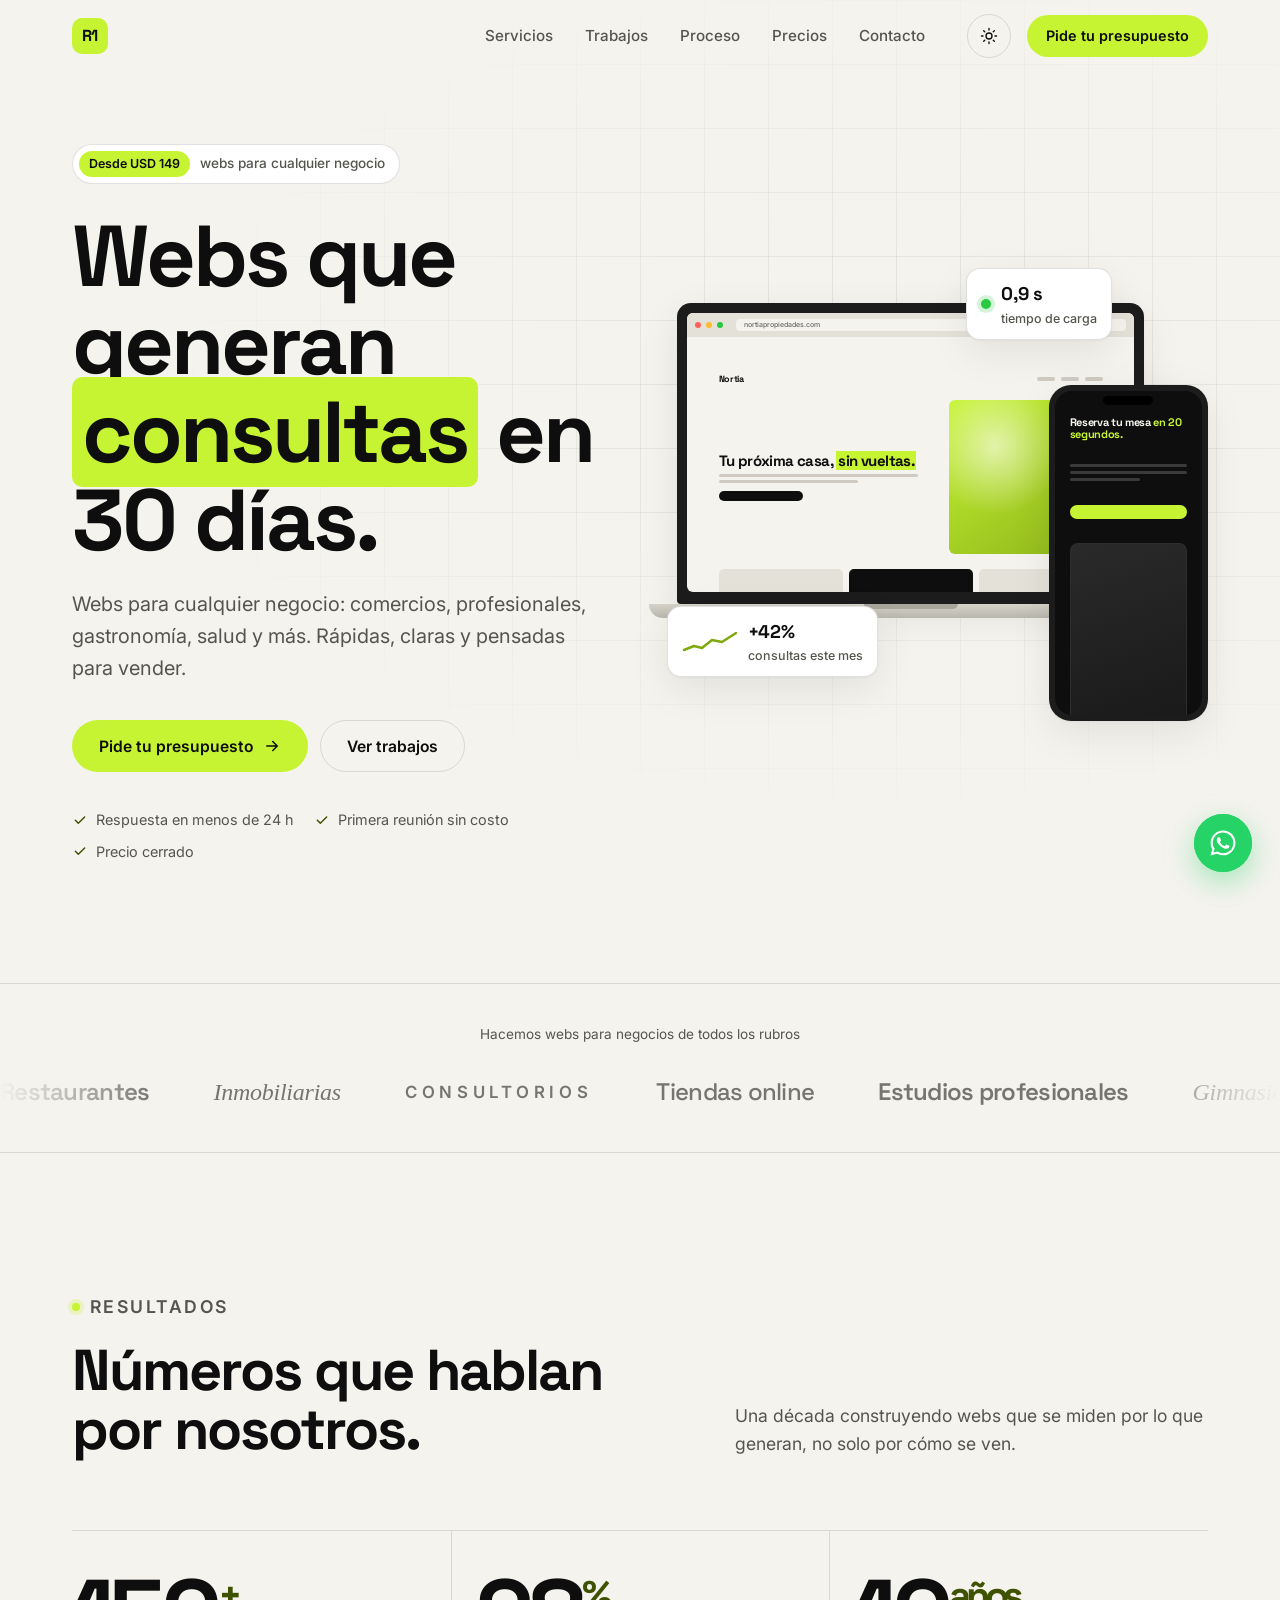
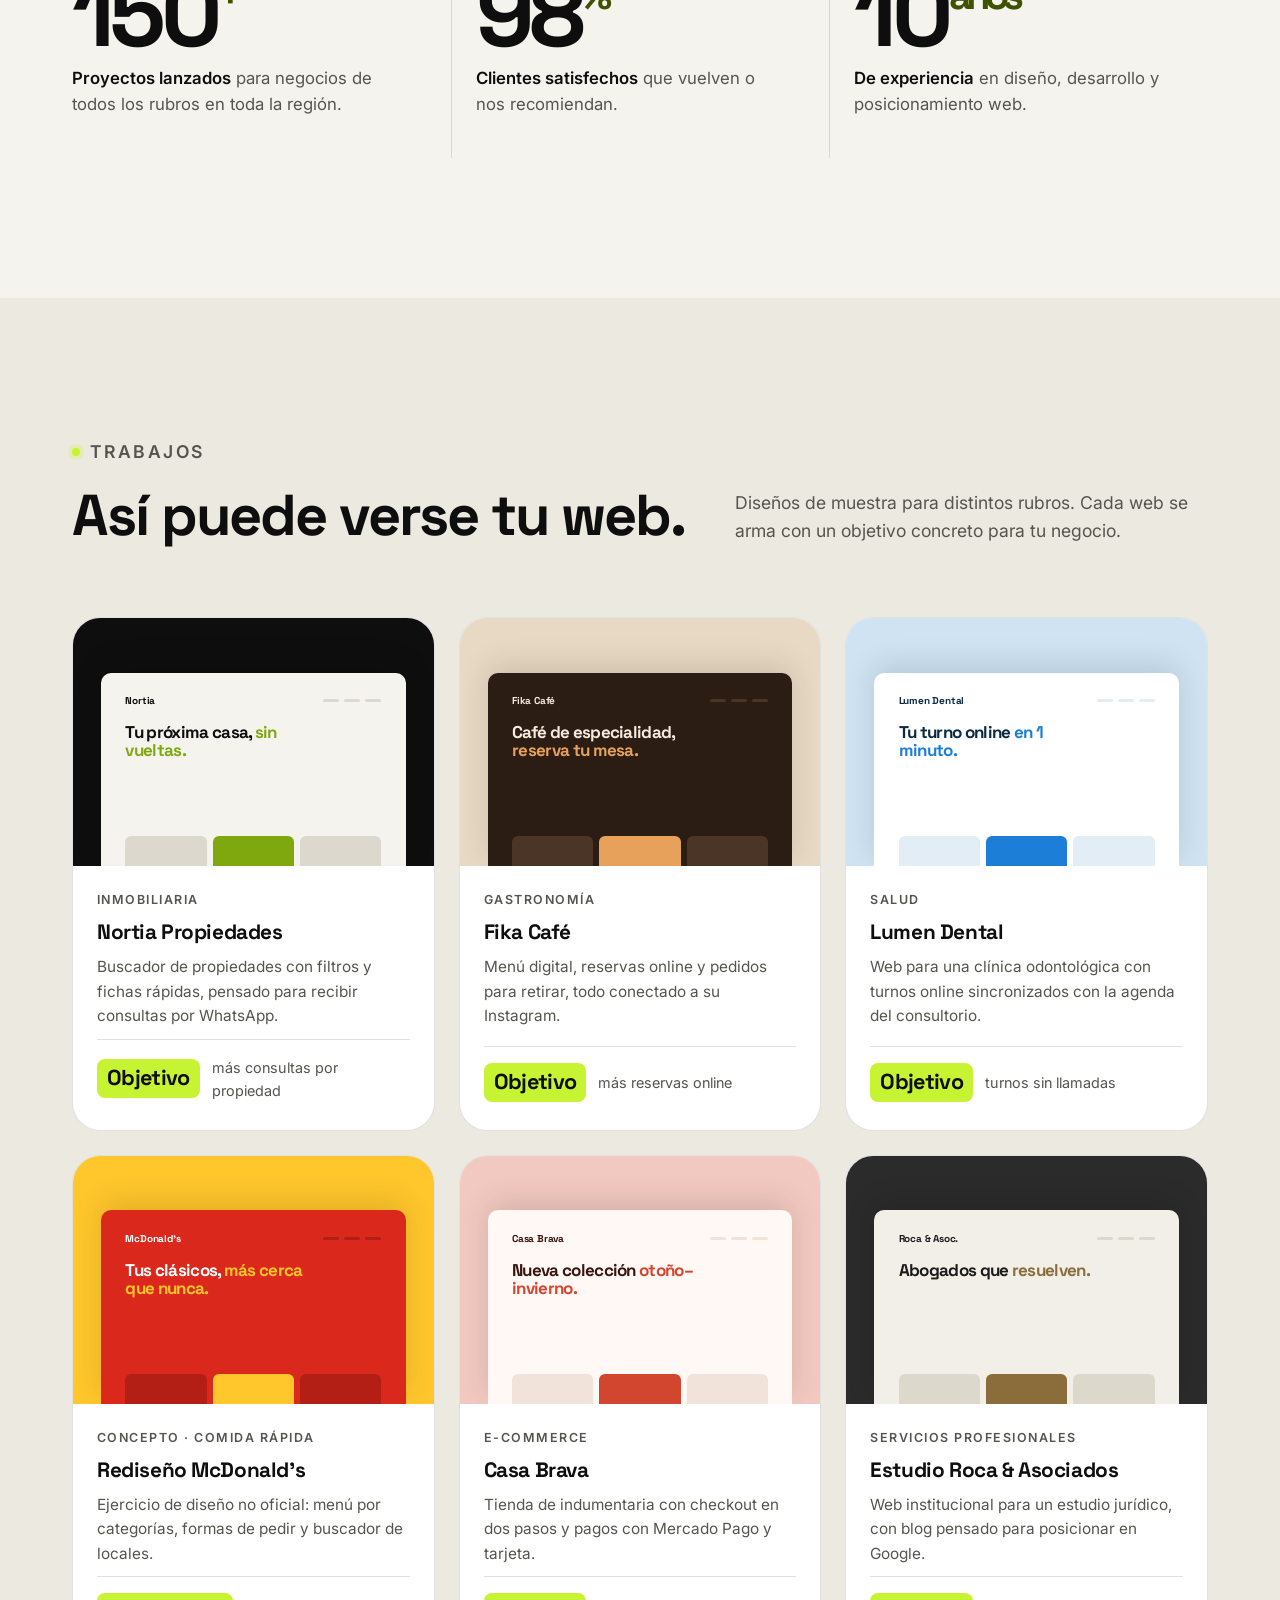
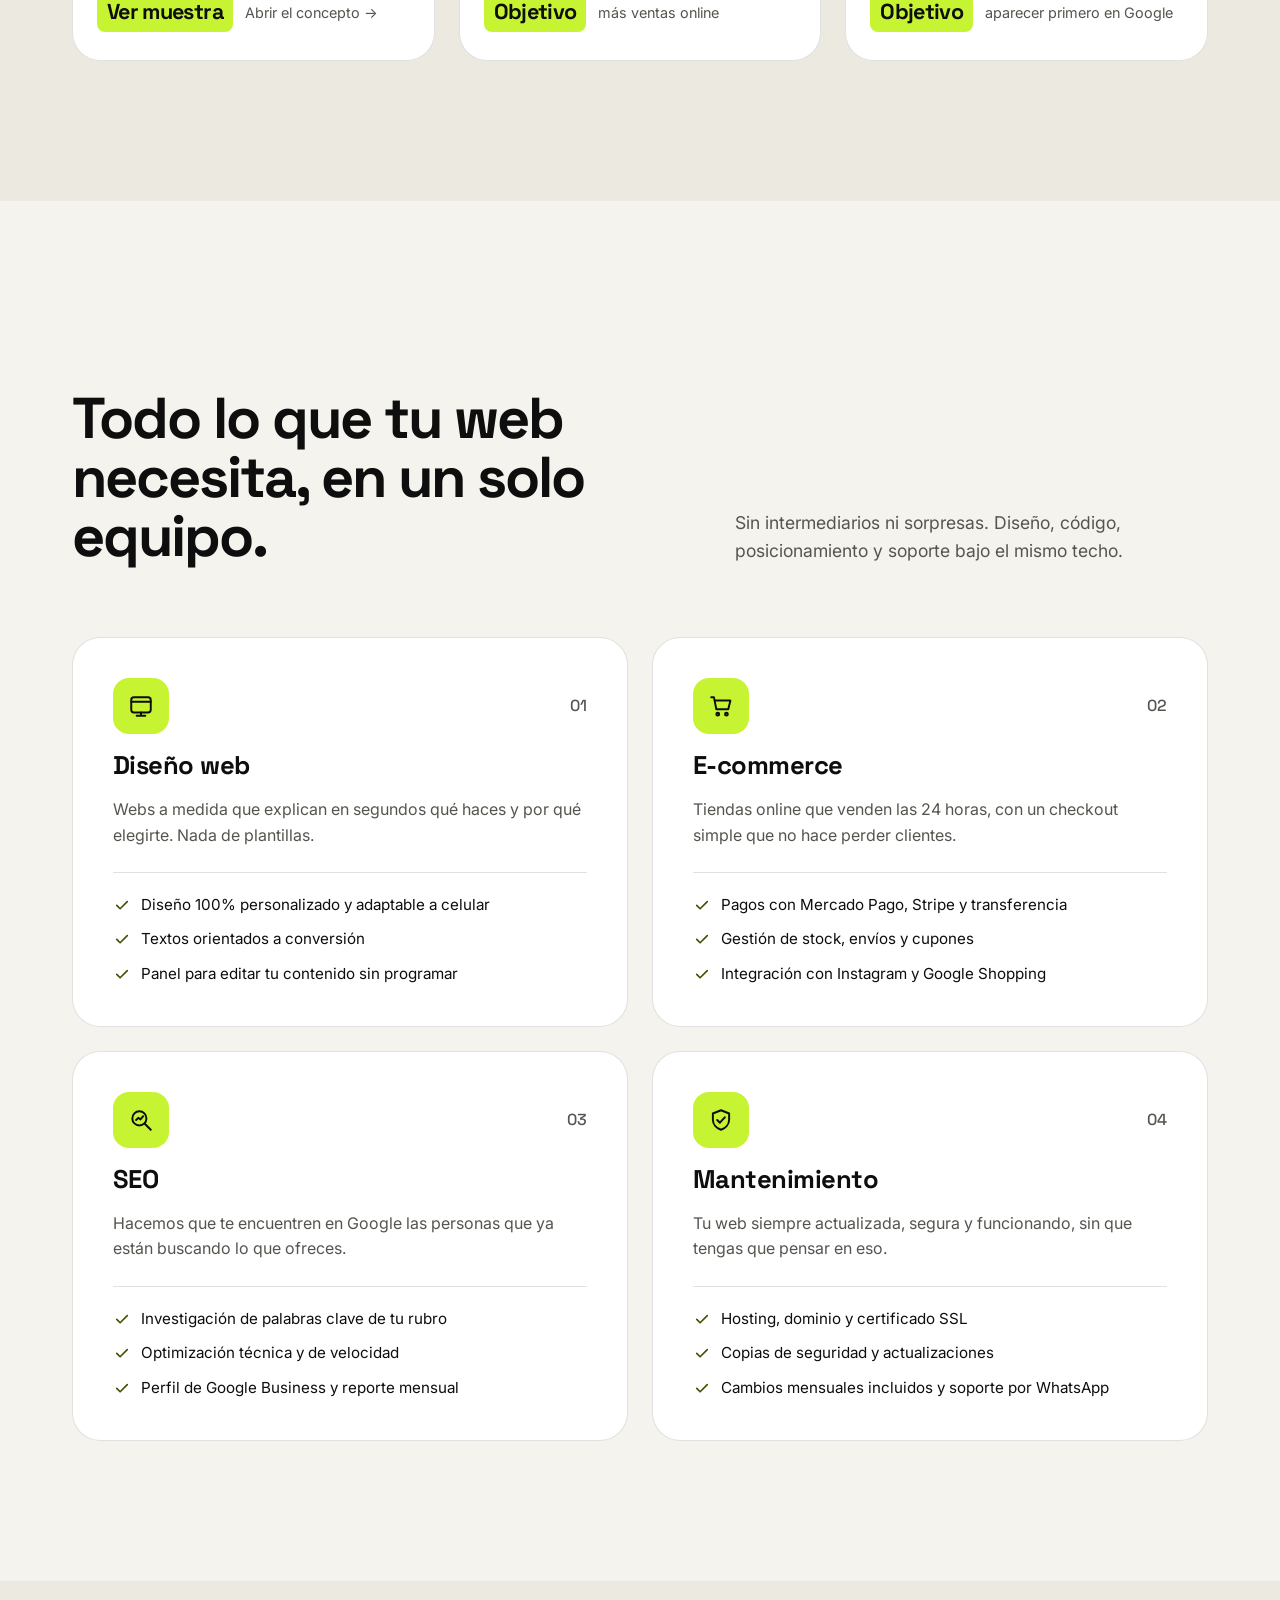
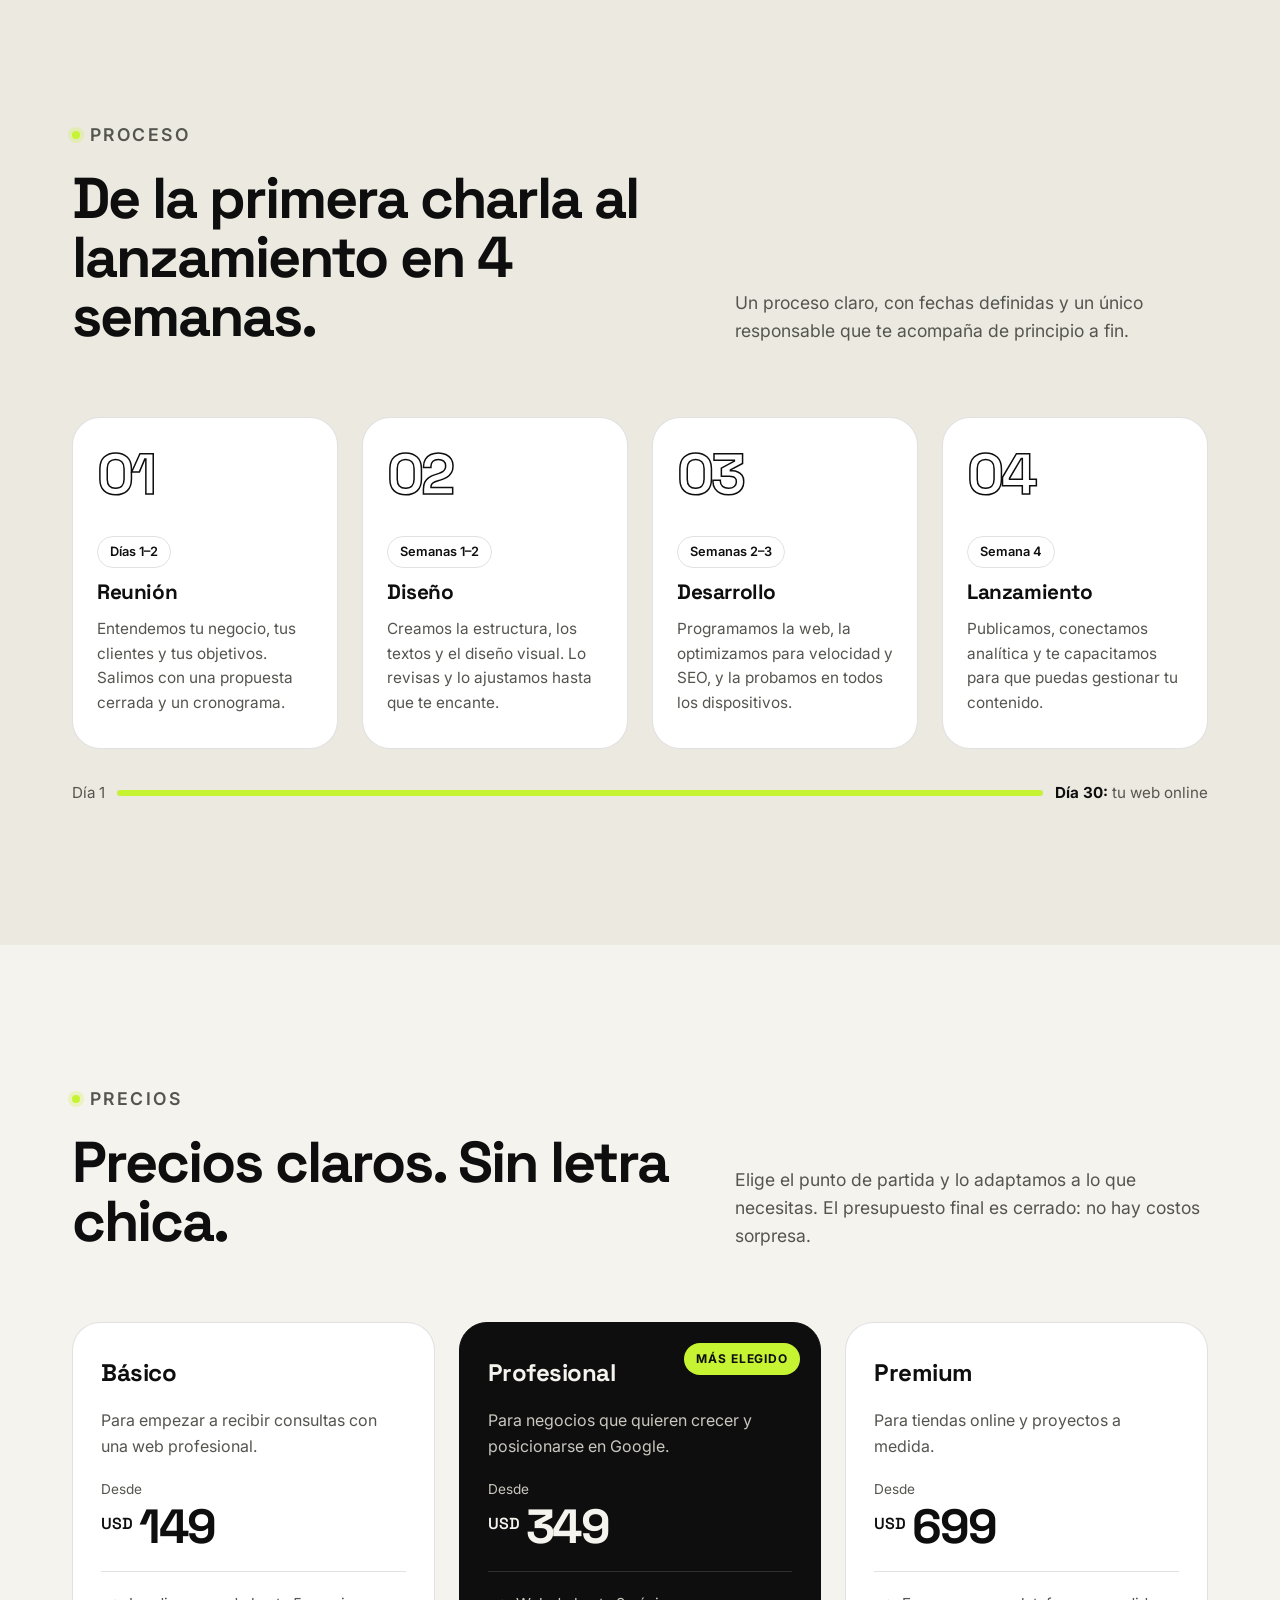
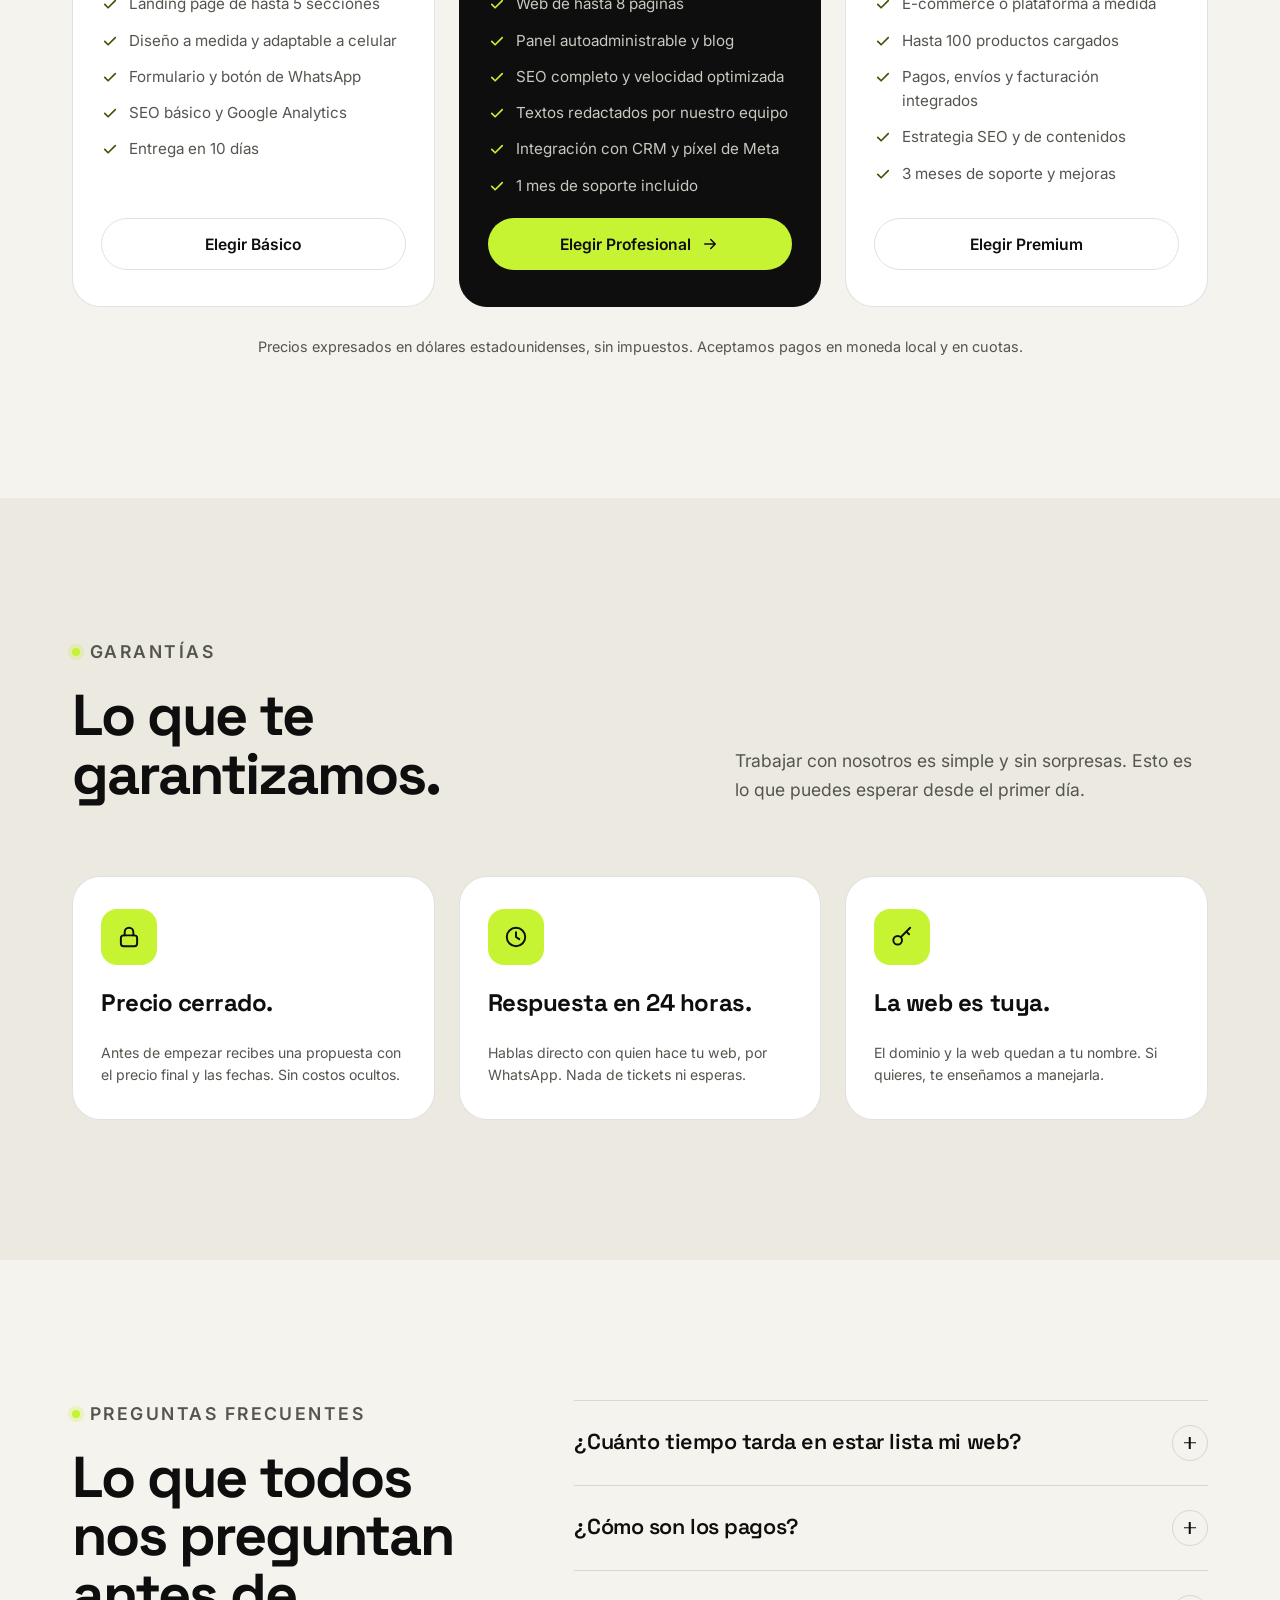
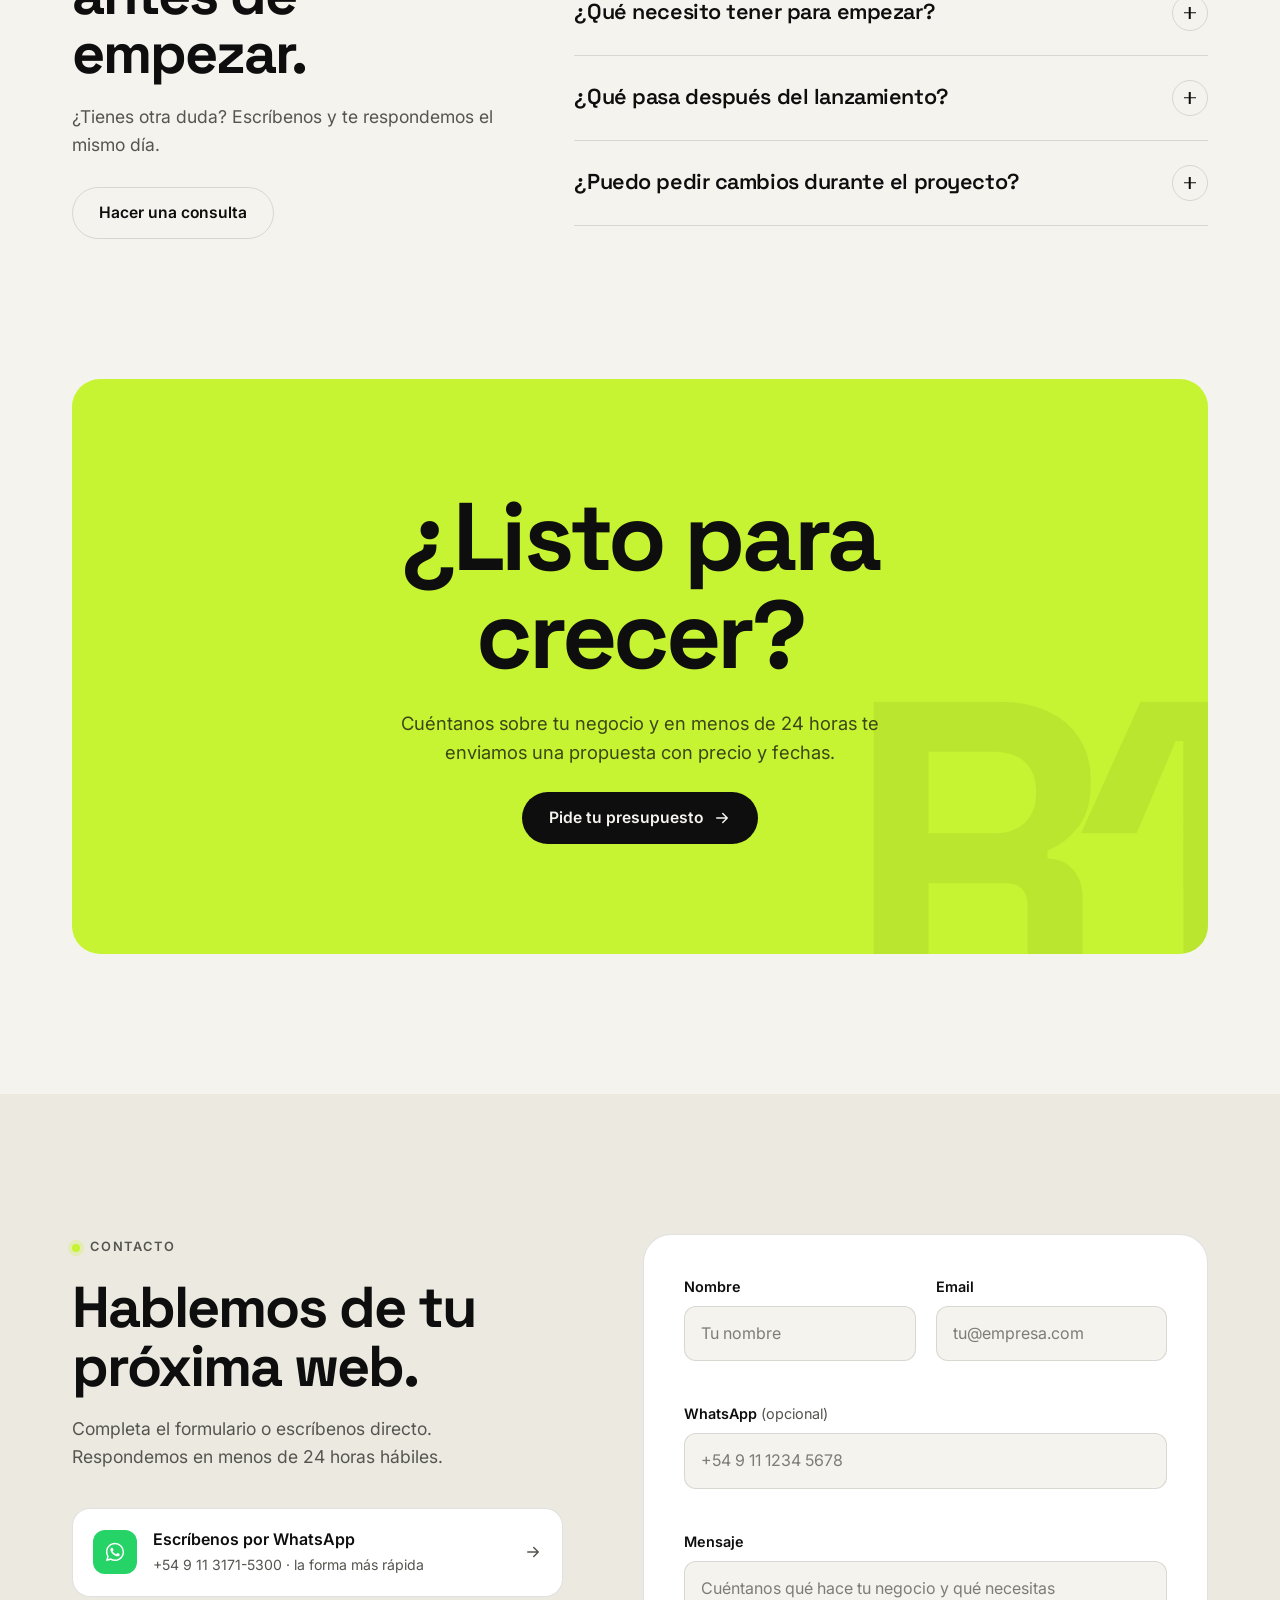
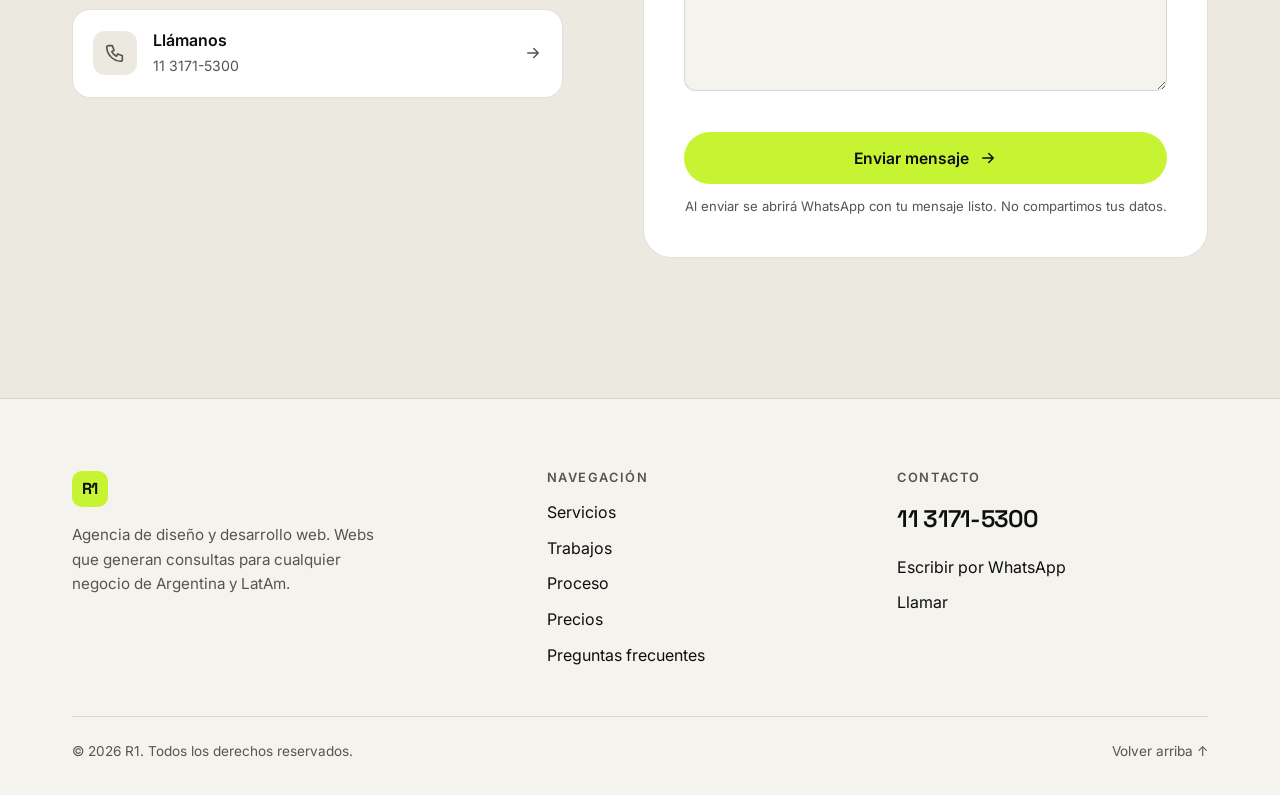
<file: index.html>
<!DOCTYPE html>
<html lang="es">
<head>
  <meta charset="UTF-8">
  <meta name="viewport" content="width=device-width, initial-scale=1.0">
  <title>R1 — Webs que generan consultas en 30 días</title>
  <meta name="description" content="R1 es una agencia de diseño y desarrollo web para cualquier negocio de Argentina y LatAm. Webs rápidas, claras y pensadas para vender, listas en 30 días.">
  <meta name="theme-color" content="#0E0E0E">

  <!-- Open Graph -->
  <meta property="og:type" content="website">
  <meta property="og:locale" content="es_419">
  <meta property="og:site_name" content="R1">
  <meta property="og:title" content="R1 — Webs que generan consultas en 30 días">
  <meta property="og:description" content="Webs para cualquier negocio de Argentina y LatAm. Sitios rápidos, claros y pensados para vender.">
  <meta name="twitter:card" content="summary_large_image">
  <meta name="twitter:title" content="R1 — Webs que generan consultas en 30 días">
  <meta name="twitter:description" content="Webs para cualquier negocio de Argentina y LatAm.">

  <link rel="icon" href="data:image/svg+xml,%3Csvg xmlns='http://www.w3.org/2000/svg' viewBox='0 0 64 64'%3E%3Crect width='64' height='64' rx='14' fill='%230E0E0E'/%3E%3Ctext x='50%25' y='56%25' text-anchor='middle' dominant-baseline='middle' font-family='Arial' font-weight='700' font-size='30' fill='%23C6F432'%3ER1%3C/text%3E%3C/svg%3E">

  <link rel="preconnect" href="https://fonts.googleapis.com">
  <link rel="preconnect" href="https://fonts.gstatic.com" crossorigin>
  <link href="https://fonts.googleapis.com/css2?family=Inter:wght@400;500;600&family=Space+Grotesk:wght@500;600;700&display=swap" rel="stylesheet">

  <!-- Aplica el tema antes de pintar para evitar parpadeos -->
  <script>
    (function () {
      try {
        var t = localStorage.getItem("r1-theme");
        if (t === "light" || t === "dark") document.documentElement.setAttribute("data-theme", t);
      } catch (e) {}
    })();
  </script>

  <style>
    /* =========================================================
       TOKENS
       ========================================================= */
    :root {
      --lime: #C6F432;
      --ink: #0E0E0E;
      --paper: #F5F3EE;

      --bg: var(--paper);
      --bg-2: #ECE9E1;
      --surface: #FFFFFF;
      --text: var(--ink);
      --muted: #55554F;
      --line: rgba(14, 14, 14, 0.12);
      --accent: var(--lime);
      --on-accent: var(--ink);
      --accent-text: #3F5200;
      --shadow: 0 1px 2px rgba(14, 14, 14, 0.04), 0 12px 40px rgba(14, 14, 14, 0.08);

      --font-display: "Space Grotesk", "Inter", system-ui, sans-serif;
      --font-body: "Inter", system-ui, -apple-system, "Segoe UI", Roboto, sans-serif;

      --radius-sm: 10px;
      --radius: 18px;
      --radius-lg: 28px;
      --header-h: 72px;
      --gutter: 16px;
      --ease: cubic-bezier(0.22, 1, 0.36, 1);

      color-scheme: light;
    }

    :root[data-theme="dark"] {
      --bg: var(--ink);
      --bg-2: #161616;
      --surface: #1A1A1A;
      --text: var(--paper);
      --muted: #A6A49C;
      --line: rgba(245, 243, 238, 0.12);
      --accent-text: var(--lime);
      --shadow: 0 1px 2px rgba(0, 0, 0, 0.3), 0 16px 48px rgba(0, 0, 0, 0.45);
      color-scheme: dark;
    }

    @media (prefers-color-scheme: dark) {
      :root:not([data-theme="light"]) {
        --bg: var(--ink);
        --bg-2: #161616;
        --surface: #1A1A1A;
        --text: var(--paper);
        --muted: #A6A49C;
        --line: rgba(245, 243, 238, 0.12);
        --accent-text: var(--lime);
        --shadow: 0 1px 2px rgba(0, 0, 0, 0.3), 0 16px 48px rgba(0, 0, 0, 0.45);
        color-scheme: dark;
      }
    }

    /* =========================================================
       BASE
       ========================================================= */
    *, *::before, *::after { box-sizing: border-box; margin: 0; padding: 0; }

    html {
      scroll-behavior: smooth;
      scroll-padding-top: calc(var(--header-h) + 16px);
      -webkit-text-size-adjust: 100%;
    }

    body {
      font-family: var(--font-body);
      font-size: 1rem;
      line-height: 1.6;
      background: var(--bg);
      color: var(--text);
      -webkit-font-smoothing: antialiased;
      overflow-x: hidden;
      transition: background-color 0.4s var(--ease), color 0.4s var(--ease);
    }

    body.menu-open { overflow: hidden; }

    img, svg { display: block; max-width: 100%; }
    a { color: inherit; text-decoration: none; }
    ul, ol { list-style: none; }
    button, input, textarea { font: inherit; color: inherit; }

    :focus-visible {
      outline: 2px solid var(--accent-text);
      outline-offset: 3px;
      border-radius: 6px;
    }

    .sr-only {
      position: absolute; width: 1px; height: 1px; padding: 0; margin: -1px;
      overflow: hidden; clip: rect(0, 0, 0, 0); white-space: nowrap; border: 0;
    }

    .skip-link {
      position: fixed; top: 12px; left: 12px; z-index: 1000;
      background: var(--accent); color: var(--on-accent);
      padding: 10px 16px; border-radius: var(--radius-sm); font-weight: 600;
      transform: translateY(-200%); transition: transform 0.2s;
    }
    .skip-link:focus { transform: none; }

    .container {
      width: 100%;
      max-width: 1200px;
      margin-inline: auto;
      padding-inline: var(--gutter);
    }

    @media (min-width: 768px) { :root { --gutter: 32px; } }

    h1, h2, h3, h4 {
      font-family: var(--font-display);
      font-weight: 700;
      line-height: 1.02;
      letter-spacing: -0.035em;
    }

    h1 { font-size: clamp(2.6rem, 8.5vw, 5.4rem); }
    h2 { font-size: clamp(2rem, 5.5vw, 3.6rem); }
    h3 { font-size: 1.3rem; letter-spacing: -0.02em; line-height: 1.2; }

    p { color: var(--muted); }

    .eyebrow {
      display: inline-flex;
      align-items: center;
      gap: 10px;
      font-size: 0.8rem;
      font-weight: 600;
      text-transform: uppercase;
      letter-spacing: 0.14em;
      color: var(--muted);
      margin-bottom: 20px;
    }
    .eyebrow::before {
      content: "";
      width: 8px; height: 8px;
      border-radius: 50%;
      background: var(--accent);
      box-shadow: 0 0 0 4px color-mix(in srgb, var(--accent) 25%, transparent);
    }

    .mark {
      background: var(--accent);
      color: var(--on-accent);
      padding: 0 0.12em;
      border-radius: 0.12em;
      -webkit-box-decoration-break: clone;
      box-decoration-break: clone;
    }

    .section { padding: 96px 0; }
    @media (min-width: 1024px) { .section { padding: 140px 0; } }

    .section-head {
      display: grid;
      gap: 20px;
      margin-bottom: 56px;
    }
    .section-head p { font-size: 1.1rem; max-width: 46ch; }

    @media (min-width: 1024px) {
      .section-head {
        grid-template-columns: 1.3fr 1fr;
        align-items: end;
        gap: 48px;
        margin-bottom: 72px;
      }
    }

    /* =========================================================
       BOTONES
       ========================================================= */
    .btn {
      --btn-bg: var(--text);
      --btn-fg: var(--bg);
      display: inline-flex;
      align-items: center;
      justify-content: center;
      gap: 10px;
      min-height: 52px;
      padding: 0 26px;
      border-radius: 999px;
      border: 1.5px solid transparent;
      background: var(--btn-bg);
      color: var(--btn-fg);
      font-weight: 600;
      font-size: 0.98rem;
      cursor: pointer;
      white-space: nowrap;
      transition: transform 0.3s var(--ease), background-color 0.3s, color 0.3s, border-color 0.3s, box-shadow 0.3s;
    }
    .btn svg { width: 18px; height: 18px; transition: transform 0.3s var(--ease); }
    .btn:hover { transform: translateY(-2px); }
    .btn:hover svg { transform: translateX(3px); }
    .btn:active { transform: translateY(0); }

    .btn-accent { --btn-bg: var(--accent); --btn-fg: var(--on-accent); }
    .btn-accent:hover { box-shadow: 0 10px 30px color-mix(in srgb, var(--lime) 45%, transparent); }

    .btn-ghost {
      --btn-bg: transparent;
      --btn-fg: var(--text);
      border-color: var(--line);
    }
    .btn-ghost:hover { border-color: var(--text); }

    .btn-sm { min-height: 42px; padding: 0 18px; font-size: 0.9rem; }
    .btn-block { width: 100%; }

    /* =========================================================
       HEADER
       ========================================================= */
    .header {
      position: fixed;
      inset: 0 0 auto;
      z-index: 100;
      height: var(--header-h);
      transition: background-color 0.3s, border-color 0.3s, backdrop-filter 0.3s;
      border-bottom: 1px solid transparent;
    }
    .header.scrolled {
      background: color-mix(in srgb, var(--bg) 82%, transparent);
      backdrop-filter: saturate(160%) blur(16px);
      -webkit-backdrop-filter: saturate(160%) blur(16px);
      border-color: var(--line);
    }

    .nav {
      height: 100%;
      display: flex;
      align-items: center;
      gap: 12px;
    }

    .logo {
      display: inline-flex;
      align-items: center;
      gap: 10px;
      font-family: var(--font-display);
      font-weight: 700;
      font-size: 1.5rem;
      letter-spacing: -0.04em;
      margin-right: auto;
    }
    .logo-mark {
      display: grid;
      place-items: center;
      width: 36px; height: 36px;
      border-radius: 10px;
      background: var(--accent);
      color: var(--on-accent);
      font-size: 1rem;
      letter-spacing: -0.02em;
    }

    .nav-links { display: none; }

    .nav-cta { display: none; }

    .icon-btn {
      display: grid;
      place-items: center;
      width: 44px; height: 44px;
      border-radius: 50%;
      border: 1px solid var(--line);
      background: transparent;
      cursor: pointer;
      transition: border-color 0.3s, background-color 0.3s;
    }
    .icon-btn:hover { border-color: var(--text); }
    .icon-btn svg { width: 18px; height: 18px; }

    .theme-toggle .i-moon { display: none; }
    :root[data-theme="dark"] .theme-toggle .i-sun { display: none; }
    :root[data-theme="dark"] .theme-toggle .i-moon { display: block; }
    @media (prefers-color-scheme: dark) {
      :root:not([data-theme="light"]) .theme-toggle .i-sun { display: none; }
      :root:not([data-theme="light"]) .theme-toggle .i-moon { display: block; }
    }

    .burger span {
      display: block;
      width: 18px; height: 1.5px;
      background: currentColor;
      border-radius: 2px;
      transition: transform 0.35s var(--ease), opacity 0.2s;
    }
    .burger { display: flex; flex-direction: column; justify-content: center; align-items: center; gap: 5px; }
    .burger[aria-expanded="true"] span:nth-child(1) { transform: translateY(6.5px) rotate(45deg); }
    .burger[aria-expanded="true"] span:nth-child(2) { opacity: 0; }
    .burger[aria-expanded="true"] span:nth-child(3) { transform: translateY(-6.5px) rotate(-45deg); }

    .mobile-menu {
      position: fixed;
      inset: var(--header-h) 0 0;
      z-index: 99;
      background: var(--bg);
      padding: 32px var(--gutter) 40px;
      display: flex;
      flex-direction: column;
      gap: 32px;
      opacity: 0;
      visibility: hidden;
      transform: translateY(-12px);
      transition: opacity 0.35s var(--ease), transform 0.35s var(--ease), visibility 0.35s;
      overflow-y: auto;
    }
    .mobile-menu.open { opacity: 1; visibility: visible; transform: none; }
    .mobile-menu ul { display: grid; }
    .mobile-menu li a {
      display: flex;
      justify-content: space-between;
      align-items: center;
      padding: 18px 0;
      border-bottom: 1px solid var(--line);
      font-family: var(--font-display);
      font-size: 1.9rem;
      font-weight: 600;
      letter-spacing: -0.03em;
    }
    .mobile-menu li a span { font-size: 0.85rem; color: var(--muted); font-family: var(--font-body); font-weight: 500; }

    @media (min-width: 1024px) {
      .nav { gap: 16px; }
      .nav-links {
        display: flex;
        gap: 4px;
        margin-right: 12px;
      }
      .nav-links a {
        padding: 8px 14px;
        border-radius: 999px;
        font-size: 0.95rem;
        font-weight: 500;
        color: var(--muted);
        transition: color 0.2s, background-color 0.2s;
      }
      .nav-links a:hover, .nav-links a.active { color: var(--text); background: var(--bg-2); }
      .nav-cta { display: inline-flex; }
      .burger, .mobile-menu { display: none; }
    }

    /* =========================================================
       HERO
       ========================================================= */
    .hero {
      position: relative;
      padding: calc(var(--header-h) + 48px) 0 72px;
      overflow: hidden;
    }
    .hero::before {
      content: "";
      position: absolute;
      inset: 0;
      background-image:
        linear-gradient(var(--line) 1px, transparent 1px),
        linear-gradient(90deg, var(--line) 1px, transparent 1px);
      background-size: 64px 64px;
      mask-image: radial-gradient(ellipse 80% 60% at 70% 40%, #000 20%, transparent 75%);
      -webkit-mask-image: radial-gradient(ellipse 80% 60% at 70% 40%, #000 20%, transparent 75%);
      opacity: 0.6;
      pointer-events: none;
    }

    .hero-grid {
      position: relative;
      display: grid;
      gap: 56px;
    }

    .hero-badge {
      display: inline-flex;
      align-items: center;
      gap: 10px;
      padding: 6px 14px 6px 6px;
      border: 1px solid var(--line);
      border-radius: 999px;
      background: var(--surface);
      font-size: 0.85rem;
      font-weight: 500;
      margin-bottom: 28px;
    }
    .hero-badge b {
      background: var(--accent);
      color: var(--on-accent);
      padding: 3px 10px;
      border-radius: 999px;
      font-weight: 600;
      font-size: 0.78rem;
    }

    .hero h1 { margin-bottom: 24px; }

    .hero-sub {
      font-size: clamp(1.05rem, 2.2vw, 1.25rem);
      max-width: 40ch;
      margin-bottom: 36px;
    }

    .hero-actions {
      display: flex;
      flex-wrap: wrap;
      gap: 12px;
      margin-bottom: 36px;
    }

    .hero-trust {
      display: flex;
      flex-wrap: wrap;
      gap: 8px 20px;
      font-size: 0.9rem;
      color: var(--muted);
    }
    .hero-trust li { display: inline-flex; align-items: center; gap: 8px; }
    .hero-trust svg { width: 16px; height: 16px; color: var(--accent-text); }

    @media (min-width: 1024px) {
      .hero { padding: calc(var(--header-h) + 72px) 0 120px; }
      .hero-grid { grid-template-columns: 1.05fr 1fr; align-items: center; gap: 48px; }
    }

    /* ---------- Mockups CSS ---------- */
    .devices {
      position: relative;
      width: 100%;
      max-width: 560px;
      margin-inline: auto;
      aspect-ratio: 1 / 0.82;
    }

    .laptop {
      position: absolute;
      left: 0; top: 4%;
      width: 88%;
      animation: float 8s ease-in-out infinite;
    }
    .laptop-screen {
      background: #1C1C1C;
      border-radius: 14px 14px 4px 4px;
      padding: 10px 10px 12px;
      box-shadow: var(--shadow);
    }
    .laptop-base {
      height: 14px;
      margin: 0 -6%;
      background: linear-gradient(#D6D3CB, #B9B6AE);
      border-radius: 0 0 14px 14px;
      position: relative;
    }
    .laptop-base::before {
      content: "";
      position: absolute;
      left: 50%; top: 0;
      width: 18%; height: 5px;
      transform: translateX(-50%);
      background: #A8A59D;
      border-radius: 0 0 6px 6px;
    }

    .browser {
      border-radius: 6px;
      overflow: hidden;
      background: #F5F3EE;
      aspect-ratio: 16 / 10;
      display: flex;
      flex-direction: column;
    }
    .browser-bar {
      display: flex;
      align-items: center;
      gap: 5px;
      padding: 6px 8px;
      background: #E4E1D9;
    }
    .browser-bar i { width: 6px; height: 6px; border-radius: 50%; background: #BDBAB2; }
    .browser-bar i:first-child { background: #FF6159; }
    .browser-bar i:nth-child(2) { background: #FFBD2E; }
    .browser-bar i:nth-child(3) { background: #28C941; }
    .browser-url {
      flex: 1;
      margin-left: 8px;
      height: 12px;
      border-radius: 4px;
      background: #F5F3EE;
      font: 500 7px/12px var(--font-body);
      color: #6B6A64;
      padding-left: 8px;
      overflow: hidden;
      white-space: nowrap;
    }

    .site {
      flex: 1;
      padding: 8% 7% 0;
      display: grid;
      grid-template-rows: auto auto 1fr;
      gap: 7%;
      color: #0E0E0E;
      min-height: 0;
    }
    .site-nav { display: flex; justify-content: space-between; align-items: center; }
    .site-logo { font: 700 9px var(--font-display); letter-spacing: -0.03em; }
    .site-links { display: flex; gap: 6px; }
    .site-links i { width: 18px; height: 4px; border-radius: 2px; background: #CFCBC2; }
    .site-hero { display: grid; grid-template-columns: 1.3fr 1fr; gap: 8%; align-items: center; }
    .site-h { font: 700 clamp(9px, 2.1vw, 15px)/1 var(--font-display); letter-spacing: -0.04em; }
    .site-h span { background: var(--lime); padding: 0 2px; }
    .site-p { margin-top: 6px; display: grid; gap: 3px; }
    .site-p i { height: 3px; border-radius: 2px; background: #CFCBC2; }
    .site-p i:last-child { width: 70%; }
    .site-btn { margin-top: 8px; width: 42%; height: 10px; border-radius: 10px; background: #0E0E0E; }
    .site-img {
      aspect-ratio: 1;
      border-radius: 6px;
      background:
        radial-gradient(circle at 30% 30%, rgba(255,255,255,0.6), transparent 45%),
        linear-gradient(145deg, #C6F432, #8DB31A);
    }
    .site-cards { display: grid; grid-template-columns: repeat(3, 1fr); gap: 6px; align-self: end; }
    .site-cards i {
      display: block;
      height: 100%;
      min-height: 28px;
      border-radius: 5px 5px 0 0;
      background: #E4E1D9;
    }
    .site-cards i:nth-child(2) { background: #0E0E0E; }

    .phone {
      position: absolute;
      right: 0; bottom: 0;
      width: 30%;
      aspect-ratio: 9 / 19;
      background: #1C1C1C;
      border-radius: 22px;
      padding: 6px;
      box-shadow: var(--shadow);
      animation: float 8s ease-in-out infinite;
      animation-delay: -3s;
    }
    .phone-screen {
      height: 100%;
      border-radius: 17px;
      background: #0E0E0E;
      overflow: hidden;
      padding: 18% 10% 0;
      display: flex;
      flex-direction: column;
      gap: 8%;
      position: relative;
    }
    .phone-screen::before {
      content: "";
      position: absolute;
      top: 5px; left: 50%;
      width: 34%; height: 9px;
      border-radius: 9px;
      background: #000;
      transform: translateX(-50%);
    }
    .phone-h { font: 700 clamp(8px, 1.6vw, 11px)/1.05 var(--font-display); color: #F5F3EE; letter-spacing: -0.03em; }
    .phone-h span { color: var(--lime); }
    .phone-lines { display: grid; gap: 4px; }
    .phone-lines i { height: 3px; border-radius: 2px; background: #3A3A3A; }
    .phone-lines i:last-child { width: 60%; }
    .phone-btn { height: 14px; border-radius: 14px; background: var(--lime); }
    .phone-card {
      flex: 1;
      border-radius: 8px 8px 0 0;
      background: linear-gradient(160deg, #2A2A2A, #1A1A1A);
      border: 1px solid #2E2E2E;
      border-bottom: 0;
    }

    .chip {
      position: absolute;
      display: flex;
      align-items: center;
      gap: 10px;
      padding: 10px 14px;
      border-radius: 14px;
      background: var(--surface);
      border: 1px solid var(--line);
      box-shadow: var(--shadow);
      font-size: 0.78rem;
      font-weight: 500;
      color: var(--muted);
      white-space: nowrap;
      animation: float 7s ease-in-out infinite;
    }
    .chip strong { display: block; font-family: var(--font-display); font-size: 1.15rem; color: var(--text); letter-spacing: -0.02em; }
    .chip-1 { left: -2%; bottom: 10%; animation-delay: -1.5s; }
    .chip-2 { right: 18%; top: -4%; animation-delay: -4s; }
    .chip .dot { width: 10px; height: 10px; border-radius: 50%; background: #28C941; box-shadow: 0 0 0 4px rgba(40, 201, 65, 0.2); }
    .chip svg { width: 56px; height: 24px; }

    @media (max-width: 479px) {
      .chip { font-size: 0.7rem; padding: 8px 10px; }
      .chip strong { font-size: 0.95rem; }
      .chip svg { width: 40px; }
      .chip-1 { left: 0; }
      .chip-2 { right: 10%; }
    }

    @keyframes float {
      0%, 100% { transform: translateY(0); }
      50% { transform: translateY(-10px); }
    }

    /* =========================================================
       LOGOS
       ========================================================= */
    .logos {
      padding: 40px 0;
      border-block: 1px solid var(--line);
    }
    .logos-title {
      text-align: center;
      font-size: 0.85rem;
      color: var(--muted);
      margin-bottom: 28px;
    }
    .marquee {
      overflow: hidden;
      mask-image: linear-gradient(90deg, transparent, #000 12%, #000 88%, transparent);
      -webkit-mask-image: linear-gradient(90deg, transparent, #000 12%, #000 88%, transparent);
    }
    .marquee-track {
      display: flex;
      width: max-content;
      animation: marquee 38s linear infinite;
    }
    .marquee:hover .marquee-track { animation-play-state: paused; }
    .marquee ul { display: flex; align-items: center; gap: 64px; padding-right: 64px; }
    .client {
      display: inline-flex;
      align-items: center;
      gap: 10px;
      font-family: var(--font-display);
      font-size: 1.5rem;
      font-weight: 600;
      letter-spacing: -0.03em;
      color: var(--text);
      opacity: 0.55;
      white-space: nowrap;
      transition: opacity 0.3s;
    }
    .client:hover { opacity: 1; }
    .client svg { width: 26px; height: 26px; }
    .client.c-serif { font-family: Georgia, "Times New Roman", serif; font-style: italic; font-weight: 400; letter-spacing: -0.01em; }
    .client.c-caps { font-family: var(--font-body); text-transform: uppercase; font-size: 1.05rem; letter-spacing: 0.28em; font-weight: 600; }
    .client.c-light { font-weight: 500; }

    @keyframes marquee { to { transform: translateX(-50%); } }

    /* =========================================================
       RESULTADOS
       ========================================================= */
    .stats-grid {
      display: grid;
      border-top: 1px solid var(--line);
    }
    .stat {
      padding: 36px 0;
      border-bottom: 1px solid var(--line);
      display: grid;
      gap: 8px;
    }
    .stat-num {
      font-family: var(--font-display);
      font-weight: 700;
      font-size: clamp(4rem, 13vw, 7.5rem);
      line-height: 0.9;
      letter-spacing: -0.06em;
      display: flex;
      align-items: flex-start;
    }
    .stat-num sup {
      font-size: 0.42em;
      line-height: 1;
      margin-top: 0.12em;
      margin-left: 0.04em;
      color: var(--accent-text);
    }
    .stat p { font-size: 1.05rem; max-width: 28ch; }
    .stat p strong { color: var(--text); font-weight: 600; }

    @media (min-width: 768px) {
      .stats-grid { grid-template-columns: repeat(3, 1fr); }
      .stat { padding: 40px 24px 40px 0; border-bottom: 0; min-width: 0; }
      .stat-num { font-size: clamp(3.2rem, 7.4vw, 7.5rem); }
      .stat + .stat { border-left: 1px solid var(--line); padding-left: 24px; }
    }

    /* =========================================================
       PORTFOLIO
       ========================================================= */
    .section-alt { background: var(--bg-2); }

    .work-grid {
      display: grid;
      gap: 20px;
    }
    @media (min-width: 700px) { .work-grid { grid-template-columns: repeat(2, 1fr); gap: 24px; } }
    @media (min-width: 1100px) { .work-grid { grid-template-columns: repeat(3, 1fr); } }

    .work {
      display: flex;
      flex-direction: column;
      background: var(--surface);
      border: 1px solid var(--line);
      border-radius: var(--radius-lg);
      overflow: hidden;
      transition: transform 0.5s var(--ease), box-shadow 0.5s var(--ease), border-color 0.3s;
    }
    .work:hover { transform: translateY(-6px); box-shadow: var(--shadow); }

    .work-thumb {
      position: relative;
      aspect-ratio: 16 / 11;
      background: var(--t-bg);
      overflow: hidden;
      display: grid;
      place-items: end center;
      padding: 28px 28px 0;
    }
    .work-thumb .mini {
      width: 100%;
      height: 88%;
      border-radius: 10px 10px 0 0;
      background: var(--t-page);
      box-shadow: 0 -8px 30px rgba(0, 0, 0, 0.12);
      padding: 7% 8% 0;
      display: grid;
      grid-template-rows: auto auto 1fr;
      gap: 10%;
      transition: transform 0.6s var(--ease);
    }
    .work:hover .mini { transform: translateY(-8px) scale(1.02); }
    .mini-nav { display: flex; justify-content: space-between; align-items: center; }
    .mini-nav b { font: 700 10px var(--font-display); color: var(--t-ink); letter-spacing: -0.02em; }
    .mini-nav span { display: flex; gap: 5px; }
    .mini-nav span i { width: 16px; height: 3px; border-radius: 2px; background: var(--t-line); }
    .mini-h { font: 700 clamp(13px, 2.2vw, 17px)/1.05 var(--font-display); color: var(--t-ink); letter-spacing: -0.04em; max-width: 80%; }
    .mini-h em { font-style: normal; color: var(--t-accent); }
    .mini-row { display: grid; grid-template-columns: repeat(3, 1fr); gap: 6px; align-self: end; }
    .mini-row i { height: 100%; min-height: 30px; border-radius: 6px 6px 0 0; background: var(--t-line); }
    .mini-row i:nth-child(2) { background: var(--t-accent); }

    .work-body {
      padding: 24px 24px 28px;
      display: flex;
      flex-direction: column;
      gap: 10px;
      flex: 1;
    }
    .work-tag {
      font-size: 0.78rem;
      font-weight: 600;
      text-transform: uppercase;
      letter-spacing: 0.12em;
      color: var(--muted);
    }
    .work-body p { font-size: 0.96rem; }
    .work-result {
      margin-top: auto;
      padding-top: 16px;
      display: flex;
      align-items: center;
      gap: 12px;
      border-top: 1px solid var(--line);
      font-size: 0.9rem;
      color: var(--muted);
    }
    .work-result strong {
      font-family: var(--font-display);
      font-size: 1.35rem;
      letter-spacing: -0.03em;
      color: var(--text);
      background: var(--accent);
      color: var(--on-accent);
      padding: 2px 10px;
      border-radius: 8px;
      white-space: nowrap;
    }

    /* =========================================================
       SERVICIOS
       ========================================================= */
    .services-grid { display: grid; gap: 20px; }
    @media (min-width: 768px) { .services-grid { grid-template-columns: repeat(2, 1fr); gap: 24px; } }

    .service {
      position: relative;
      padding: 32px 28px;
      border: 1px solid var(--line);
      border-radius: var(--radius-lg);
      background: var(--surface);
      display: flex;
      flex-direction: column;
      gap: 16px;
      transition: border-color 0.3s, transform 0.5s var(--ease);
      overflow: hidden;
    }
    .service::after {
      content: "";
      position: absolute;
      right: -80px; top: -80px;
      width: 200px; height: 200px;
      border-radius: 50%;
      background: var(--accent);
      opacity: 0;
      filter: blur(60px);
      transition: opacity 0.5s;
      pointer-events: none;
    }
    .service:hover { border-color: var(--text); transform: translateY(-4px); }
    .service:hover::after { opacity: 0.35; }
    @media (min-width: 1024px) { .service { padding: 40px; } }

    .service-top { display: flex; align-items: center; justify-content: space-between; }
    .service-icon {
      width: 56px; height: 56px;
      display: grid; place-items: center;
      border-radius: 16px;
      background: var(--accent);
      color: var(--on-accent);
    }
    .service-icon svg { width: 26px; height: 26px; }
    .service-num { font-family: var(--font-display); color: var(--muted); font-weight: 500; }
    .service h3 { font-size: 1.6rem; }
    .service-list {
      display: grid;
      gap: 10px;
      margin-top: 8px;
      padding-top: 20px;
      border-top: 1px solid var(--line);
    }
    .service-list li {
      display: flex;
      gap: 10px;
      font-size: 0.95rem;
    }
    .service-list svg { flex-shrink: 0; width: 18px; height: 18px; margin-top: 3px; color: var(--accent-text); }

    /* =========================================================
       PROCESO
       ========================================================= */
    .steps {
      display: grid;
      gap: 16px;
      counter-reset: step;
    }
    @media (min-width: 768px) { .steps { grid-template-columns: repeat(2, 1fr); gap: 24px; } }
    @media (min-width: 1100px) { .steps { grid-template-columns: repeat(4, 1fr); } }

    .step {
      position: relative;
      padding: 28px 24px 32px;
      border-radius: var(--radius-lg);
      background: var(--surface);
      border: 1px solid var(--line);
      display: flex;
      flex-direction: column;
      gap: 12px;
      transition: transform 0.5s var(--ease);
    }
    .step:hover { transform: translateY(-4px); }
    .step-num {
      font-family: var(--font-display);
      font-size: 3.6rem;
      font-weight: 700;
      line-height: 1;
      letter-spacing: -0.06em;
      color: transparent;
      -webkit-text-stroke: 1.5px var(--text);
      margin-bottom: 20px;
      transition: color 0.4s;
    }
    .step:hover .step-num { color: var(--accent); -webkit-text-stroke-color: var(--accent); }
    .step-time {
      align-self: flex-start;
      font-size: 0.8rem;
      font-weight: 600;
      padding: 5px 12px;
      border-radius: 999px;
      border: 1px solid var(--line);
      color: var(--text);
    }
    .step p { font-size: 0.96rem; }

    .process-note {
      margin-top: 32px;
      display: flex;
      flex-wrap: wrap;
      align-items: center;
      gap: 12px;
      font-size: 0.95rem;
      color: var(--muted);
    }
    .process-bar {
      flex: 1 1 200px;
      height: 6px;
      border-radius: 6px;
      background: var(--line);
      overflow: hidden;
    }
    .process-bar span {
      display: block;
      height: 100%;
      width: 0;
      background: var(--accent);
      border-radius: inherit;
      transition: width 1.8s var(--ease);
    }
    .process-bar.visible span { width: 100%; }

    /* =========================================================
       PRECIOS
       ========================================================= */
    .pricing { display: grid; gap: 20px; align-items: stretch; }
    @media (min-width: 1024px) { .pricing { grid-template-columns: repeat(3, 1fr); gap: 24px; } }

    .plan {
      position: relative;
      display: flex;
      flex-direction: column;
      gap: 20px;
      padding: 36px 28px;
      border-radius: var(--radius-lg);
      border: 1px solid var(--line);
      background: var(--surface);
      transition: transform 0.5s var(--ease), box-shadow 0.5s var(--ease);
    }
    .plan:hover { transform: translateY(-4px); box-shadow: var(--shadow); }

    .plan-featured {
      background: var(--ink);
      color: var(--paper);
      border-color: var(--ink);
    }
    :root[data-theme="dark"] .plan-featured { border-color: var(--lime); }
    @media (prefers-color-scheme: dark) {
      :root:not([data-theme="light"]) .plan-featured { border-color: var(--lime); }
    }
    .plan-featured p, .plan-featured .plan-list li { color: #C9C7BF; }
    .plan-featured .plan-list svg { color: var(--lime); }
    .plan-featured .plan-list { border-color: rgba(245, 243, 238, 0.14); }
    @media (min-width: 1024px) { .plan-featured { transform: translateY(-16px); } .plan-featured:hover { transform: translateY(-20px); } }

    .plan-badge {
      position: absolute;
      top: 20px; right: 20px;
      background: var(--lime);
      color: var(--ink);
      font-size: 0.75rem;
      font-weight: 700;
      text-transform: uppercase;
      letter-spacing: 0.08em;
      padding: 6px 12px;
      border-radius: 999px;
    }
    .plan h3 { font-size: 1.5rem; padding-right: 120px; }
    .plan-price { display: flex; flex-direction: column; gap: 2px; }
    .plan-price small { font-size: 0.85rem; color: var(--muted); }
    .plan-featured .plan-price small { color: #C9C7BF; }
    .plan-price strong {
      font-family: var(--font-display);
      font-size: 3rem;
      font-weight: 700;
      letter-spacing: -0.05em;
      line-height: 1;
    }
    .plan-price strong span { font-size: 1rem; letter-spacing: 0; font-weight: 600; margin-right: 6px; vertical-align: 0.9em; }
    .plan-list {
      display: grid;
      gap: 12px;
      padding-top: 20px;
      border-top: 1px solid var(--line);
      flex: 1;
      align-content: start;
    }
    .plan-list li { display: flex; gap: 10px; font-size: 0.95rem; color: var(--muted); }
    .plan-list svg { flex-shrink: 0; width: 18px; height: 18px; margin-top: 3px; color: var(--accent-text); }
    .plan-featured .btn { --btn-bg: var(--lime); --btn-fg: var(--ink); }
    .plan .btn-ghost { border-color: var(--line); }
    .pricing-note { margin-top: 28px; font-size: 0.9rem; text-align: center; }

    /* =========================================================
       TESTIMONIOS
       ========================================================= */
    .quotes { display: grid; gap: 20px; }
    @media (min-width: 900px) { .quotes { grid-template-columns: repeat(3, 1fr); gap: 24px; } }

    .quote {
      display: flex;
      flex-direction: column;
      gap: 24px;
      padding: 32px 28px;
      border-radius: var(--radius-lg);
      background: var(--surface);
      border: 1px solid var(--line);
      transition: transform 0.5s var(--ease);
    }
    .quote:hover { transform: translateY(-4px); }
    .stars { display: flex; gap: 3px; color: var(--accent-text); }
    .stars svg { width: 18px; height: 18px; }
    .quote blockquote {
      font-family: var(--font-display);
      font-size: 1.2rem;
      font-weight: 500;
      line-height: 1.4;
      letter-spacing: -0.015em;
      color: var(--text);
      flex: 1;
    }
    .quote figcaption { display: flex; align-items: center; gap: 14px; }
    .avatar {
      width: 48px; height: 48px;
      flex-shrink: 0;
      border-radius: 50%;
      display: grid;
      place-items: center;
      font-family: var(--font-display);
      font-weight: 700;
      background: var(--av, var(--accent));
      color: var(--ink);
    }
    .quote figcaption strong { display: block; font-weight: 600; }
    .quote figcaption span { font-size: 0.88rem; color: var(--muted); }

    /* =========================================================
       FAQ
       ========================================================= */
    .faq-wrap { display: grid; gap: 40px; }
    @media (min-width: 1024px) { .faq-wrap { grid-template-columns: 1fr 1.5fr; gap: 80px; align-items: start; } }
    .faq-wrap .section-head { display: block; margin-bottom: 0; }
    .faq-wrap .section-head h2 { margin-bottom: 20px; }
    .faq-wrap .section-head .btn { margin-top: 28px; }
    @media (min-width: 1024px) { .faq-wrap .section-head { position: sticky; top: calc(var(--header-h) + 40px); } }

    .faq { border-top: 1px solid var(--line); }
    .faq details { border-bottom: 1px solid var(--line); }
    .faq summary {
      list-style: none;
      display: flex;
      justify-content: space-between;
      align-items: center;
      gap: 20px;
      padding: 24px 0;
      cursor: pointer;
      font-family: var(--font-display);
      font-size: clamp(1.1rem, 2.4vw, 1.35rem);
      font-weight: 600;
      letter-spacing: -0.02em;
    }
    .faq summary::-webkit-details-marker { display: none; }
    .faq summary .plus {
      position: relative;
      flex-shrink: 0;
      width: 36px; height: 36px;
      border-radius: 50%;
      border: 1px solid var(--line);
      transition: background-color 0.3s, border-color 0.3s, transform 0.4s var(--ease);
    }
    .faq summary .plus::before, .faq summary .plus::after {
      content: "";
      position: absolute;
      left: 50%; top: 50%;
      width: 12px; height: 1.5px;
      background: currentColor;
      transform: translate(-50%, -50%);
    }
    .faq summary .plus::after { transform: translate(-50%, -50%) rotate(90deg); }
    .faq details[open] summary .plus { background: var(--accent); border-color: var(--accent); color: var(--on-accent); transform: rotate(45deg); }
    .faq summary:hover .plus { border-color: var(--text); }
    .faq-answer { padding: 0 56px 28px 0; }
    .faq-answer p { font-size: 1rem; }
    .faq details[open] .faq-answer { animation: faq-in 0.45s var(--ease); }
    @keyframes faq-in { from { opacity: 0; transform: translateY(-6px); } }

    /* =========================================================
       CTA FINAL
       ========================================================= */
    .cta {
      position: relative;
      overflow: hidden;
      border-radius: var(--radius-lg);
      background: var(--lime);
      color: var(--ink);
      padding: 64px 24px;
      text-align: center;
      display: grid;
      justify-items: center;
      gap: 24px;
    }
    .cta::before {
      content: "R1";
      position: absolute;
      right: -2%;
      bottom: -18%;
      font-family: var(--font-display);
      font-weight: 700;
      font-size: clamp(12rem, 34vw, 26rem);
      line-height: 1;
      letter-spacing: -0.08em;
      color: rgba(14, 14, 14, 0.06);
      pointer-events: none;
    }
    .cta h2 { font-size: clamp(2.6rem, 9vw, 6rem); max-width: 12ch; position: relative; }
    .cta p { color: rgba(14, 14, 14, 0.75); font-size: 1.15rem; max-width: 42ch; position: relative; }
    .cta .btn { --btn-bg: var(--ink); --btn-fg: var(--paper); position: relative; }
    .cta .btn:hover { box-shadow: 0 12px 30px rgba(14, 14, 14, 0.3); }
    .cta :focus-visible { outline-color: var(--ink); }
    @media (min-width: 1024px) { .cta { padding: 110px 48px; } }

    /* =========================================================
       CONTACTO
       ========================================================= */
    .contact-grid { display: grid; gap: 48px; }
    @media (min-width: 1024px) { .contact-grid { grid-template-columns: 1fr 1.15fr; gap: 80px; } }

    .contact-options { display: grid; gap: 12px; margin-top: 36px; }
    .contact-option {
      display: flex;
      align-items: center;
      gap: 16px;
      padding: 18px 20px;
      border-radius: var(--radius);
      border: 1px solid var(--line);
      background: var(--surface);
      transition: border-color 0.3s, transform 0.4s var(--ease);
    }
    .contact-option:hover { border-color: var(--text); transform: translateX(4px); }
    .contact-option .co-icon {
      width: 44px; height: 44px;
      flex-shrink: 0;
      border-radius: 12px;
      display: grid; place-items: center;
      background: var(--bg-2);
    }
    .contact-option .co-icon svg { width: 22px; height: 22px; }
    .contact-option.wa .co-icon { background: #25D366; color: #fff; }
    .contact-option strong { display: block; font-weight: 600; }
    .contact-option span { font-size: 0.88rem; color: var(--muted); }
    .contact-option .arrow { margin-left: auto; width: 18px; height: 18px; color: var(--muted); flex-shrink: 0; }

    .form {
      padding: 28px 22px;
      border-radius: var(--radius-lg);
      border: 1px solid var(--line);
      background: var(--surface);
      display: grid;
      gap: 18px;
    }
    @media (min-width: 768px) { .form { padding: 40px; grid-template-columns: 1fr 1fr; gap: 20px; } .field-full { grid-column: 1 / -1; } }

    .field { display: grid; gap: 8px; }
    .field label { font-size: 0.9rem; font-weight: 600; }
    .field label span { font-weight: 400; color: var(--muted); }
    .field input, .field textarea {
      width: 100%;
      padding: 14px 16px;
      border-radius: 12px;
      border: 1px solid var(--line);
      background: var(--bg);
      font-size: 1rem;
      transition: border-color 0.2s, box-shadow 0.2s;
    }
    .field textarea { resize: vertical; min-height: 130px; }
    .field input::placeholder, .field textarea::placeholder { color: var(--muted); opacity: 0.75; }
    .field input:focus, .field textarea:focus {
      outline: none;
      border-color: var(--text);
      box-shadow: 0 0 0 4px color-mix(in srgb, var(--lime) 40%, transparent);
    }
    .field.invalid input, .field.invalid textarea { border-color: #D93025; }
    .field .error { font-size: 0.82rem; color: #D93025; min-height: 1em; }
    :root[data-theme="dark"] .field .error { color: #FF7A70; }
    @media (prefers-color-scheme: dark) { :root:not([data-theme="light"]) .field .error { color: #FF7A70; } }
    .form-foot { display: grid; gap: 12px; }
    @media (min-width: 768px) { .form-foot { grid-column: 1 / -1; } }
    .form-foot small { font-size: 0.82rem; color: var(--muted); text-align: center; }
    .form-status {
      padding: 14px 16px;
      border-radius: 12px;
      background: color-mix(in srgb, var(--lime) 30%, transparent);
      font-size: 0.92rem;
      font-weight: 500;
    }

    /* =========================================================
       FOOTER
       ========================================================= */
    .footer {
      padding: 72px 0 32px;
      border-top: 1px solid var(--line);
    }
    .footer-top { display: grid; gap: 40px; padding-bottom: 48px; }
    @media (min-width: 768px) { .footer-top { grid-template-columns: 1.4fr 1fr 1fr; } }
    .footer-brand p { margin-top: 16px; max-width: 32ch; font-size: 0.95rem; }
    .footer h4 {
      font-family: var(--font-body);
      font-size: 0.8rem;
      font-weight: 600;
      text-transform: uppercase;
      letter-spacing: 0.12em;
      color: var(--muted);
      margin-bottom: 16px;
    }
    .footer-links { display: grid; gap: 10px; }
    .footer-links a { transition: color 0.2s; }
    .footer-links a:hover { color: var(--accent-text); }
    .socials { display: flex; gap: 10px; margin-top: 16px; }
    .socials a {
      width: 44px; height: 44px;
      display: grid; place-items: center;
      border-radius: 50%;
      border: 1px solid var(--line);
      transition: background-color 0.3s, color 0.3s, border-color 0.3s;
    }
    .socials a:hover { background: var(--accent); color: var(--on-accent); border-color: var(--accent); }
    .socials svg { width: 18px; height: 18px; }
    .footer-mail {
      font-family: var(--font-display);
      font-size: clamp(1.15rem, 2.2vw, 1.5rem);
      font-weight: 600;
      letter-spacing: -0.03em;
      overflow-wrap: anywhere;
      background-image: linear-gradient(var(--accent), var(--accent));
      background-size: 0 40%;
      background-position: 0 90%;
      background-repeat: no-repeat;
      transition: background-size 0.4s var(--ease);
    }
    .footer-mail:hover { background-size: 100% 40%; }
    .footer-bottom {
      display: flex;
      flex-wrap: wrap;
      justify-content: space-between;
      gap: 12px;
      padding-top: 24px;
      border-top: 1px solid var(--line);
      font-size: 0.85rem;
      color: var(--muted);
    }
    .footer-bottom a:hover { color: var(--text); }

    /* =========================================================
       WHATSAPP FLOTANTE
       ========================================================= */
    .wa-float {
      position: fixed;
      right: 16px;
      bottom: 16px;
      z-index: 90;
      width: 58px; height: 58px;
      border-radius: 50%;
      display: grid;
      place-items: center;
      background: #25D366;
      color: #fff;
      box-shadow: 0 10px 30px rgba(37, 211, 102, 0.4);
      transition: transform 0.3s var(--ease);
    }
    .wa-float::before {
      content: "";
      position: absolute;
      inset: 0;
      border-radius: 50%;
      background: #25D366;
      z-index: -1;
      animation: pulse 2.6s ease-out infinite;
    }
    .wa-float:hover { transform: scale(1.08); }
    .wa-float svg { width: 30px; height: 30px; }
    @keyframes pulse { 0% { transform: scale(1); opacity: 0.6; } 100% { transform: scale(1.7); opacity: 0; } }
    @media (min-width: 768px) { .wa-float { right: 28px; bottom: 28px; } }

    /* =========================================================
       ANIMACIONES DE ENTRADA
       ========================================================= */
    .js .reveal {
      opacity: 0;
      transform: translateY(28px);
      transition: opacity 0.9s var(--ease), transform 0.9s var(--ease);
      transition-delay: var(--d, 0s);
    }
    .js .reveal.visible { opacity: 1; transform: none; }

    @media (prefers-reduced-motion: reduce) {
      html { scroll-behavior: auto; }
      *, *::before, *::after {
        animation-duration: 0.001ms !important;
        animation-iteration-count: 1 !important;
        transition-duration: 0.001ms !important;
      }
      .js .reveal { opacity: 1; transform: none; }
      .marquee-track { animation: none; }
    }
  </style>
</head>

<body>
  <a class="skip-link" href="#main">Saltar al contenido</a>

  <!-- Íconos reutilizables -->
  <svg width="0" height="0" style="position:absolute" aria-hidden="true" focusable="false">
    <symbol id="i-arrow" viewBox="0 0 24 24"><path d="M5 12h14M13 6l6 6-6 6" fill="none" stroke="currentColor" stroke-width="2" stroke-linecap="round" stroke-linejoin="round"/></symbol>
    <symbol id="i-check" viewBox="0 0 24 24"><path d="M5 12.5l4.5 4.5L19 7.5" fill="none" stroke="currentColor" stroke-width="2.2" stroke-linecap="round" stroke-linejoin="round"/></symbol>
    <symbol id="i-star" viewBox="0 0 24 24"><path fill="currentColor" d="M12 2.8l2.8 5.9 6.4.8-4.7 4.4 1.2 6.4L12 17.2l-5.7 3.1 1.2-6.4L2.8 9.5l6.4-.8z"/></symbol>
    <symbol id="i-wa" viewBox="0 0 24 24"><path fill="currentColor" d="M12.04 2C6.58 2 2.13 6.45 2.13 11.91c0 1.75.46 3.45 1.32 4.95L2.05 22l5.25-1.38a9.9 9.9 0 004.74 1.2h.01c5.46 0 9.9-4.45 9.9-9.91A9.86 9.86 0 0012.04 2zm0 18.15h-.01a8.2 8.2 0 01-4.19-1.15l-.3-.18-3.12.82.83-3.04-.2-.31a8.22 8.22 0 01-1.26-4.38c0-4.54 3.7-8.24 8.25-8.24a8.24 8.24 0 018.24 8.25c0 4.54-3.7 8.23-8.24 8.23zm4.52-6.16c-.25-.12-1.47-.72-1.69-.81-.23-.08-.39-.12-.56.13-.17.24-.64.8-.78.97-.15.16-.29.18-.54.06-.25-.12-1.05-.39-1.99-1.23-.74-.66-1.23-1.47-1.38-1.72-.14-.25-.01-.38.11-.5.11-.11.25-.29.37-.43.13-.15.17-.25.25-.41.08-.17.04-.31-.02-.43-.06-.13-.56-1.34-.76-1.84-.2-.48-.41-.42-.56-.43h-.48c-.17 0-.43.06-.66.31-.22.25-.86.85-.86 2.06 0 1.22.89 2.39 1.01 2.56.12.16 1.75 2.67 4.23 3.74.59.26 1.05.41 1.41.52.59.19 1.13.16 1.56.1.48-.07 1.47-.6 1.67-1.18.21-.58.21-1.07.15-1.18-.06-.1-.22-.16-.47-.28z"/></symbol>
    <symbol id="i-cal" viewBox="0 0 24 24"><g fill="none" stroke="currentColor" stroke-width="1.8" stroke-linecap="round" stroke-linejoin="round"><rect x="3.5" y="5" width="17" height="15.5" rx="3"/><path d="M3.5 10h17M8 3v4M16 3v4"/></g></symbol>
    <symbol id="i-mail" viewBox="0 0 24 24"><g fill="none" stroke="currentColor" stroke-width="1.8" stroke-linecap="round" stroke-linejoin="round"><rect x="3" y="5" width="18" height="14" rx="3"/><path d="M4 7l8 6 8-6"/></g></symbol>
  </svg>

  <!-- 1. HEADER -->
  <header class="header" id="header">
    <nav class="nav container" aria-label="Principal">
      <a href="#inicio" class="logo" aria-label="R1, ir al inicio"><span class="logo-mark" aria-hidden="true">R1</span></a>

      <ul class="nav-links">
        <li><a href="#servicios">Servicios</a></li>
        <li><a href="#trabajos">Trabajos</a></li>
        <li><a href="#proceso">Proceso</a></li>
        <li><a href="#precios">Precios</a></li>
        <li><a href="#contacto">Contacto</a></li>
      </ul>

      <button class="icon-btn theme-toggle" id="themeToggle" type="button" aria-label="Cambiar a modo oscuro">
        <svg class="i-sun" viewBox="0 0 24 24" aria-hidden="true"><g fill="none" stroke="currentColor" stroke-width="1.8" stroke-linecap="round"><circle cx="12" cy="12" r="4"/><path d="M12 2v2M12 20v2M4.9 4.9l1.4 1.4M17.7 17.7l1.4 1.4M2 12h2M20 12h2M4.9 19.1l1.4-1.4M17.7 6.3l1.4-1.4"/></g></svg>
        <svg class="i-moon" viewBox="0 0 24 24" aria-hidden="true"><path fill="none" stroke="currentColor" stroke-width="1.8" stroke-linejoin="round" d="M20 14.5A8 8 0 019.5 4a8 8 0 1010.5 10.5z"/></svg>
      </button>

      <a href="#contacto" class="btn btn-accent btn-sm nav-cta">Pide tu presupuesto</a>

      <button class="icon-btn burger" id="burger" type="button" aria-label="Abrir menú" aria-expanded="false" aria-controls="mobileMenu">
        <span></span><span></span><span></span>
      </button>
    </nav>
  </header>

  <div class="mobile-menu" id="mobileMenu" aria-label="Menú móvil">
    <ul>
      <li><a href="#servicios">Servicios <span>01</span></a></li>
      <li><a href="#trabajos">Trabajos <span>02</span></a></li>
      <li><a href="#proceso">Proceso <span>03</span></a></li>
      <li><a href="#precios">Precios <span>04</span></a></li>
      <li><a href="#contacto">Contacto <span>05</span></a></li>
    </ul>
    <a href="#contacto" class="btn btn-accent btn-block">Pide tu presupuesto
      <svg aria-hidden="true"><use href="#i-arrow"/></svg>
    </a>
  </div>

  <main id="main">
    <!-- 2. HERO -->
    <section class="hero" id="inicio" aria-labelledby="hero-title">
      <div class="container hero-grid">
        <div>
          <p class="hero-badge reveal"><b>Desde USD 149</b> webs para cualquier negocio</p>
          <h1 id="hero-title" class="reveal" style="--d:.08s">Webs que generan <span class="mark">consultas</span> en 30 días.</h1>
          <p class="hero-sub reveal" style="--d:.16s">Webs para cualquier negocio: comercios, profesionales, gastronomía, salud y más. Rápidas, claras y pensadas para vender.</p>
          <div class="hero-actions reveal" style="--d:.24s">
            <a href="#contacto" class="btn btn-accent">Pide tu presupuesto
              <svg aria-hidden="true"><use href="#i-arrow"/></svg>
            </a>
            <a href="#trabajos" class="btn btn-ghost">Ver trabajos</a>
          </div>
          <ul class="hero-trust reveal" style="--d:.32s">
            <li><svg aria-hidden="true"><use href="#i-check"/></svg>Respuesta en menos de 24 h</li>
            <li><svg aria-hidden="true"><use href="#i-check"/></svg>Primera reunión sin costo</li>
            <li><svg aria-hidden="true"><use href="#i-check"/></svg>Precio cerrado</li>
          </ul>
        </div>

        <div class="devices reveal" style="--d:.2s" role="img" aria-label="Ilustración de una web diseñada por R1, vista en una laptop y en un celular">
          <div class="laptop" aria-hidden="true">
            <div class="laptop-screen">
              <div class="browser">
                <div class="browser-bar"><i></i><i></i><i></i><span class="browser-url">nortiapropiedades.com</span></div>
                <div class="site">
                  <div class="site-nav"><span class="site-logo">Nortia</span><span class="site-links"><i></i><i></i><i></i></span></div>
                  <div class="site-hero">
                    <div>
                      <div class="site-h">Tu próxima casa, <span>sin vueltas.</span></div>
                      <div class="site-p"><i></i><i></i></div>
                      <div class="site-btn"></div>
                    </div>
                    <div class="site-img"></div>
                  </div>
                  <div class="site-cards"><i></i><i></i><i></i></div>
                </div>
              </div>
            </div>
            <div class="laptop-base"></div>
          </div>

          <div class="phone" aria-hidden="true">
            <div class="phone-screen">
              <div class="phone-h">Reserva tu mesa <span>en 20 segundos.</span></div>
              <div class="phone-lines"><i></i><i></i><i></i></div>
              <div class="phone-btn"></div>
              <div class="phone-card"></div>
            </div>
          </div>

          <div class="chip chip-1" aria-hidden="true">
            <svg viewBox="0 0 56 24"><path d="M2 20 L12 16 L20 18 L30 10 L40 12 L54 3" fill="none" stroke="#7FA80F" stroke-width="2.5" stroke-linecap="round" stroke-linejoin="round"/></svg>
            <div><strong>+42%</strong>consultas este mes</div>
          </div>
          <div class="chip chip-2" aria-hidden="true">
            <span class="dot"></span>
            <div><strong>0,9 s</strong>tiempo de carga</div>
          </div>
        </div>
      </div>
    </section>

    <!-- 3. RUBROS -->
    <section class="logos" aria-label="Rubros con los que trabajamos">
      <p class="logos-title">Hacemos webs para negocios de todos los rubros</p>
      <div class="marquee">
        <div class="marquee-track">
          <ul>
            <li class="client">Restaurantes</li>
            <li class="client c-serif">Inmobiliarias</li>
            <li class="client c-caps">Consultorios</li>
            <li class="client c-light">Tiendas online</li>
            <li class="client">Estudios profesionales</li>
            <li class="client c-serif">Gimnasios</li>
            <li class="client c-caps">Peluquerías</li>
            <li class="client c-light">Emprendimientos</li>
          </ul>
          <ul aria-hidden="true">
            <li class="client">Restaurantes</li>
            <li class="client c-serif">Inmobiliarias</li>
            <li class="client c-caps">Consultorios</li>
            <li class="client c-light">Tiendas online</li>
            <li class="client">Estudios profesionales</li>
            <li class="client c-serif">Gimnasios</li>
            <li class="client c-caps">Peluquerías</li>
            <li class="client c-light">Emprendimientos</li>
          </ul>
        </div>
      </div>
    </section>

    <!-- 4. RESULTADOS -->
    <section class="section" aria-labelledby="results-title">
      <div class="container">
        <div class="section-head">
          <div>
            <p class="eyebrow reveal">Resultados</p>
            <h2 id="results-title" class="reveal">Números que hablan por nosotros.</h2>
          </div>
          <p class="reveal">Una década construyendo webs que se miden por lo que generan, no solo por cómo se ven.</p>
        </div>
        <div class="stats-grid">
          <div class="stat reveal">
            <div class="stat-num"><span data-count="150">150</span><sup>+</sup></div>
            <p><strong>Proyectos lanzados</strong> para negocios de todos los rubros en toda la región.</p>
          </div>
          <div class="stat reveal" style="--d:.1s">
            <div class="stat-num"><span data-count="98">98</span><sup>%</sup></div>
            <p><strong>Clientes satisfechos</strong> que vuelven o nos recomiendan.</p>
          </div>
          <div class="stat reveal" style="--d:.2s">
            <div class="stat-num"><span data-count="10">10</span><sup>años</sup></div>
            <p><strong>De experiencia</strong> en diseño, desarrollo y posicionamiento web.</p>
          </div>
        </div>
      </div>
    </section>

    <!-- 5. PORTFOLIO -->
    <section class="section section-alt" id="trabajos" aria-labelledby="work-title">
      <div class="container">
        <div class="section-head">
          <div>
            <p class="eyebrow reveal">Trabajos</p>
            <h2 id="work-title" class="reveal">Así puede verse tu web.</h2>
          </div>
          <p class="reveal">Diseños de muestra para distintos rubros. Cada web se arma con un objetivo concreto para tu negocio.</p>
        </div>

        <div class="work-grid">
          <article class="work reveal">
            <div class="work-thumb" style="--t-bg:#0E0E0E; --t-page:#F5F3EE; --t-ink:#0E0E0E; --t-accent:#7FA80F; --t-line:#DCD8CE;" aria-hidden="true">
              <div class="mini">
                <div class="mini-nav"><b>Nortia</b><span><i></i><i></i><i></i></span></div>
                <div class="mini-h">Tu próxima casa, <em>sin vueltas.</em></div>
                <div class="mini-row"><i></i><i></i><i></i></div>
              </div>
            </div>
            <div class="work-body">
              <span class="work-tag">Inmobiliaria</span>
              <h3>Nortia Propiedades</h3>
              <p>Buscador de propiedades con filtros y fichas rápidas, pensado para recibir consultas por WhatsApp.</p>
              <div class="work-result"><strong>Objetivo</strong> más consultas por propiedad</div>
            </div>
          </article>

          <article class="work reveal" style="--d:.08s">
            <div class="work-thumb" style="--t-bg:#E8D9C4; --t-page:#2B1D14; --t-ink:#F5EBDD; --t-accent:#E8A15A; --t-line:#4A3526;" aria-hidden="true">
              <div class="mini">
                <div class="mini-nav"><b>Fika Café</b><span><i></i><i></i><i></i></span></div>
                <div class="mini-h">Café de especialidad, <em>reserva tu mesa.</em></div>
                <div class="mini-row"><i></i><i></i><i></i></div>
              </div>
            </div>
            <div class="work-body">
              <span class="work-tag">Gastronomía</span>
              <h3>Fika Café</h3>
              <p>Menú digital, reservas online y pedidos para retirar, todo conectado a su Instagram.</p>
              <div class="work-result"><strong>Objetivo</strong> más reservas online</div>
            </div>
          </article>

          <article class="work reveal" style="--d:.16s">
            <div class="work-thumb" style="--t-bg:#CFE3F2; --t-page:#FFFFFF; --t-ink:#0B2A42; --t-accent:#1C7ED6; --t-line:#E3EDF5;" aria-hidden="true">
              <div class="mini">
                <div class="mini-nav"><b>Lumen Dental</b><span><i></i><i></i><i></i></span></div>
                <div class="mini-h">Tu turno online <em>en 1 minuto.</em></div>
                <div class="mini-row"><i></i><i></i><i></i></div>
              </div>
            </div>
            <div class="work-body">
              <span class="work-tag">Salud</span>
              <h3>Lumen Dental</h3>
              <p>Web para una clínica odontológica con turnos online sincronizados con la agenda del consultorio.</p>
              <div class="work-result"><strong>Objetivo</strong> turnos sin llamadas</div>
            </div>
          </article>

          <article class="work reveal">
            <div class="work-thumb" style="--t-bg:#FFC72C; --t-page:#DA291C; --t-ink:#FFFFFF; --t-accent:#FFC72C; --t-line:#B31F14;" aria-hidden="true">
              <div class="mini">
                <div class="mini-nav"><b>McDonald's</b><span><i></i><i></i><i></i></span></div>
                <div class="mini-h">Tus clásicos, <em>más cerca que nunca.</em></div>
                <div class="mini-row"><i></i><i></i><i></i></div>
              </div>
            </div>
            <div class="work-body">
              <span class="work-tag">Concepto · Comida rápida</span>
              <h3><a href="muestras/mcdonalds.html">Rediseño McDonald's</a></h3>
              <p>Ejercicio de diseño no oficial: menú por categorías, formas de pedir y buscador de locales.</p>
              <div class="work-result"><strong>Ver muestra</strong><a href="muestras/mcdonalds.html">Abrir el concepto →</a></div>
            </div>
          </article>

          <article class="work reveal" style="--d:.08s">
            <div class="work-thumb" style="--t-bg:#F2C9C0; --t-page:#FFF8F4; --t-ink:#3A1410; --t-accent:#D2452F; --t-line:#F1E2DA;" aria-hidden="true">
              <div class="mini">
                <div class="mini-nav"><b>Casa Brava</b><span><i></i><i></i><i></i></span></div>
                <div class="mini-h">Nueva colección <em>otoño–invierno.</em></div>
                <div class="mini-row"><i></i><i></i><i></i></div>
              </div>
            </div>
            <div class="work-body">
              <span class="work-tag">E-commerce</span>
              <h3>Casa Brava</h3>
              <p>Tienda de indumentaria con checkout en dos pasos y pagos con Mercado Pago y tarjeta.</p>
              <div class="work-result"><strong>Objetivo</strong> más ventas online</div>
            </div>
          </article>

          <article class="work reveal" style="--d:.16s">
            <div class="work-thumb" style="--t-bg:#2B2B2B; --t-page:#F2EFE8; --t-ink:#1B1B1B; --t-accent:#8A6D3B; --t-line:#DDD8CC;" aria-hidden="true">
              <div class="mini">
                <div class="mini-nav"><b>Roca &amp; Asoc.</b><span><i></i><i></i><i></i></span></div>
                <div class="mini-h">Abogados que <em>resuelven.</em></div>
                <div class="mini-row"><i></i><i></i><i></i></div>
              </div>
            </div>
            <div class="work-body">
              <span class="work-tag">Servicios profesionales</span>
              <h3>Estudio Roca &amp; Asociados</h3>
              <p>Web institucional para un estudio jurídico, con blog pensado para posicionar en Google.</p>
              <div class="work-result"><strong>Objetivo</strong> aparecer primero en Google</div>
            </div>
          </article>
        </div>
      </div>
    </section>

    <!-- 6. SERVICIOS -->
    <section class="section" id="servicios" aria-labelledby="services-title">
      <div class="container">
        <div class="section-head">
          <div>
            <p class="eyebrow reveal">Servicios</p>
            <h2 id="services-title" class="reveal">Todo lo que tu web necesita, en un solo equipo.</h2>
          </div>
          <p class="reveal">Sin intermediarios ni sorpresas. Diseño, código, posicionamiento y soporte bajo el mismo techo.</p>
        </div>

        <div class="services-grid">
          <article class="service reveal">
            <div class="service-top">
              <div class="service-icon" aria-hidden="true">
                <svg viewBox="0 0 24 24"><g fill="none" stroke="currentColor" stroke-width="1.8" stroke-linecap="round" stroke-linejoin="round"><rect x="3" y="4" width="18" height="14" rx="2.5"/><path d="M3 8h18M8 21h8M12 18v3"/></g></svg>
              </div>
              <span class="service-num">01</span>
            </div>
            <h3>Diseño web</h3>
            <p>Webs a medida que explican en segundos qué haces y por qué elegirte. Nada de plantillas.</p>
            <ul class="service-list">
              <li><svg aria-hidden="true"><use href="#i-check"/></svg>Diseño 100% personalizado y adaptable a celular</li>
              <li><svg aria-hidden="true"><use href="#i-check"/></svg>Textos orientados a conversión</li>
              <li><svg aria-hidden="true"><use href="#i-check"/></svg>Panel para editar tu contenido sin programar</li>
            </ul>
          </article>

          <article class="service reveal" style="--d:.08s">
            <div class="service-top">
              <div class="service-icon" aria-hidden="true">
                <svg viewBox="0 0 24 24"><g fill="none" stroke="currentColor" stroke-width="1.8" stroke-linecap="round" stroke-linejoin="round"><path d="M3 4h2.5l2.2 11h11l2-8H6.3"/><circle cx="9" cy="19.5" r="1.3"/><circle cx="17" cy="19.5" r="1.3"/></g></svg>
              </div>
              <span class="service-num">02</span>
            </div>
            <h3>E-commerce</h3>
            <p>Tiendas online que venden las 24 horas, con un checkout simple que no hace perder clientes.</p>
            <ul class="service-list">
              <li><svg aria-hidden="true"><use href="#i-check"/></svg>Pagos con Mercado Pago, Stripe y transferencia</li>
              <li><svg aria-hidden="true"><use href="#i-check"/></svg>Gestión de stock, envíos y cupones</li>
              <li><svg aria-hidden="true"><use href="#i-check"/></svg>Integración con Instagram y Google Shopping</li>
            </ul>
          </article>

          <article class="service reveal">
            <div class="service-top">
              <div class="service-icon" aria-hidden="true">
                <svg viewBox="0 0 24 24"><g fill="none" stroke="currentColor" stroke-width="1.8" stroke-linecap="round" stroke-linejoin="round"><circle cx="10.5" cy="10.5" r="6.5"/><path d="M15.5 15.5L21 21M7.5 12l2-2 2 1.5 2.5-3"/></g></svg>
              </div>
              <span class="service-num">03</span>
            </div>
            <h3>SEO</h3>
            <p>Hacemos que te encuentren en Google las personas que ya están buscando lo que ofreces.</p>
            <ul class="service-list">
              <li><svg aria-hidden="true"><use href="#i-check"/></svg>Investigación de palabras clave de tu rubro</li>
              <li><svg aria-hidden="true"><use href="#i-check"/></svg>Optimización técnica y de velocidad</li>
              <li><svg aria-hidden="true"><use href="#i-check"/></svg>Perfil de Google Business y reporte mensual</li>
            </ul>
          </article>

          <article class="service reveal" style="--d:.08s">
            <div class="service-top">
              <div class="service-icon" aria-hidden="true">
                <svg viewBox="0 0 24 24"><g fill="none" stroke="currentColor" stroke-width="1.8" stroke-linecap="round" stroke-linejoin="round"><path d="M12 3l7.5 3v5.5c0 4.5-3.2 8.2-7.5 9.5-4.3-1.3-7.5-5-7.5-9.5V6z"/><path d="M8.5 12l2.5 2.5 4.5-5"/></g></svg>
              </div>
              <span class="service-num">04</span>
            </div>
            <h3>Mantenimiento</h3>
            <p>Tu web siempre actualizada, segura y funcionando, sin que tengas que pensar en eso.</p>
            <ul class="service-list">
              <li><svg aria-hidden="true"><use href="#i-check"/></svg>Hosting, dominio y certificado SSL</li>
              <li><svg aria-hidden="true"><use href="#i-check"/></svg>Copias de seguridad y actualizaciones</li>
              <li><svg aria-hidden="true"><use href="#i-check"/></svg>Cambios mensuales incluidos y soporte por WhatsApp</li>
            </ul>
          </article>
        </div>
      </div>
    </section>

    <!-- 7. PROCESO -->
    <section class="section section-alt" id="proceso" aria-labelledby="process-title">
      <div class="container">
        <div class="section-head">
          <div>
            <p class="eyebrow reveal">Proceso</p>
            <h2 id="process-title" class="reveal">De la primera charla al lanzamiento en 4 semanas.</h2>
          </div>
          <p class="reveal">Un proceso claro, con fechas definidas y un único responsable que te acompaña de principio a fin.</p>
        </div>

        <ol class="steps">
          <li class="step reveal">
            <span class="step-num" aria-hidden="true">01</span>
            <span class="step-time">Días 1–2</span>
            <h3>Reunión</h3>
            <p>Entendemos tu negocio, tus clientes y tus objetivos. Salimos con una propuesta cerrada y un cronograma.</p>
          </li>
          <li class="step reveal" style="--d:.08s">
            <span class="step-num" aria-hidden="true">02</span>
            <span class="step-time">Semanas 1–2</span>
            <h3>Diseño</h3>
            <p>Creamos la estructura, los textos y el diseño visual. Lo revisas y lo ajustamos hasta que te encante.</p>
          </li>
          <li class="step reveal" style="--d:.16s">
            <span class="step-num" aria-hidden="true">03</span>
            <span class="step-time">Semanas 2–3</span>
            <h3>Desarrollo</h3>
            <p>Programamos la web, la optimizamos para velocidad y SEO, y la probamos en todos los dispositivos.</p>
          </li>
          <li class="step reveal" style="--d:.24s">
            <span class="step-num" aria-hidden="true">04</span>
            <span class="step-time">Semana 4</span>
            <h3>Lanzamiento</h3>
            <p>Publicamos, conectamos analítica y te capacitamos para que puedas gestionar tu contenido.</p>
          </li>
        </ol>

        <div class="process-note reveal">
          <span>Día 1</span>
          <div class="process-bar" id="processBar"><span></span></div>
          <span><strong style="color:var(--text)">Día 30:</strong> tu web online</span>
        </div>
      </div>
    </section>

    <!-- 8. PRECIOS -->
    <section class="section" id="precios" aria-labelledby="pricing-title">
      <div class="container">
        <div class="section-head">
          <div>
            <p class="eyebrow reveal">Precios</p>
            <h2 id="pricing-title" class="reveal">Precios claros. Sin letra chica.</h2>
          </div>
          <p class="reveal">Elige el punto de partida y lo adaptamos a lo que necesitas. El presupuesto final es cerrado: no hay costos sorpresa.</p>
        </div>

        <div class="pricing">
          <article class="plan reveal">
            <h3>Básico</h3>
            <p>Para empezar a recibir consultas con una web profesional.</p>
            <div class="plan-price"><small>Desde</small><strong><span>USD</span>149</strong></div>
            <ul class="plan-list">
              <li><svg aria-hidden="true"><use href="#i-check"/></svg>Landing page de hasta 5 secciones</li>
              <li><svg aria-hidden="true"><use href="#i-check"/></svg>Diseño a medida y adaptable a celular</li>
              <li><svg aria-hidden="true"><use href="#i-check"/></svg>Formulario y botón de WhatsApp</li>
              <li><svg aria-hidden="true"><use href="#i-check"/></svg>SEO básico y Google Analytics</li>
              <li><svg aria-hidden="true"><use href="#i-check"/></svg>Entrega en 10 días</li>
            </ul>
            <a href="#contacto" class="btn btn-ghost btn-block" data-plan="Básico">Elegir Básico</a>
          </article>

          <article class="plan plan-featured reveal" style="--d:.08s">
            <span class="plan-badge">Más elegido</span>
            <h3>Profesional</h3>
            <p>Para negocios que quieren crecer y posicionarse en Google.</p>
            <div class="plan-price"><small>Desde</small><strong><span>USD</span>349</strong></div>
            <ul class="plan-list">
              <li><svg aria-hidden="true"><use href="#i-check"/></svg>Web de hasta 8 páginas</li>
              <li><svg aria-hidden="true"><use href="#i-check"/></svg>Panel autoadministrable y blog</li>
              <li><svg aria-hidden="true"><use href="#i-check"/></svg>SEO completo y velocidad optimizada</li>
              <li><svg aria-hidden="true"><use href="#i-check"/></svg>Textos redactados por nuestro equipo</li>
              <li><svg aria-hidden="true"><use href="#i-check"/></svg>Integración con CRM y píxel de Meta</li>
              <li><svg aria-hidden="true"><use href="#i-check"/></svg>1 mes de soporte incluido</li>
            </ul>
            <a href="#contacto" class="btn btn-block" data-plan="Profesional">Elegir Profesional
              <svg aria-hidden="true"><use href="#i-arrow"/></svg>
            </a>
          </article>

          <article class="plan reveal" style="--d:.16s">
            <h3>Premium</h3>
            <p>Para tiendas online y proyectos a medida.</p>
            <div class="plan-price"><small>Desde</small><strong><span>USD</span>699</strong></div>
            <ul class="plan-list">
              <li><svg aria-hidden="true"><use href="#i-check"/></svg>E-commerce o plataforma a medida</li>
              <li><svg aria-hidden="true"><use href="#i-check"/></svg>Hasta 100 productos cargados</li>
              <li><svg aria-hidden="true"><use href="#i-check"/></svg>Pagos, envíos y facturación integrados</li>
              <li><svg aria-hidden="true"><use href="#i-check"/></svg>Estrategia SEO y de contenidos</li>
              <li><svg aria-hidden="true"><use href="#i-check"/></svg>3 meses de soporte y mejoras</li>
            </ul>
            <a href="#contacto" class="btn btn-ghost btn-block" data-plan="Premium">Elegir Premium</a>
          </article>
        </div>
        <p class="pricing-note reveal">Precios expresados en dólares estadounidenses, sin impuestos. Aceptamos pagos en moneda local y en cuotas.</p>
      </div>
    </section>

    <!-- 9. GARANTÍAS -->
    <section class="section section-alt" aria-labelledby="quotes-title">
      <div class="container">
        <div class="section-head">
          <div>
            <p class="eyebrow reveal">Garantías</p>
            <h2 id="quotes-title" class="reveal">Lo que te garantizamos.</h2>
          </div>
          <p class="reveal">Trabajar con nosotros es simple y sin sorpresas. Esto es lo que puedes esperar desde el primer día.</p>
        </div>

        <div class="quotes">
          <figure class="quote reveal">
            <span class="service-icon" aria-hidden="true"><svg viewBox="0 0 24 24"><g fill="none" stroke="currentColor" stroke-width="1.8" stroke-linecap="round" stroke-linejoin="round"><rect x="4.5" y="10.5" width="15" height="10" rx="2.5"/><path d="M8 10.5V7.5a4 4 0 018 0v3"/></g></svg></span>
            <h3 style="font-size:1.5rem">Precio cerrado.</h3>
            <figcaption><span>Antes de empezar recibes una propuesta con el precio final y las fechas. Sin costos ocultos.</span></figcaption>
          </figure>

          <figure class="quote reveal" style="--d:.08s">
            <span class="service-icon" aria-hidden="true"><svg viewBox="0 0 24 24"><g fill="none" stroke="currentColor" stroke-width="1.8" stroke-linecap="round" stroke-linejoin="round"><circle cx="12" cy="12" r="8.5"/><path d="M12 7.5V12l3 2"/></g></svg></span>
            <h3 style="font-size:1.5rem">Respuesta en 24 horas.</h3>
            <figcaption><span>Hablas directo con quien hace tu web, por WhatsApp. Nada de tickets ni esperas.</span></figcaption>
          </figure>

          <figure class="quote reveal" style="--d:.16s">
            <span class="service-icon" aria-hidden="true"><svg viewBox="0 0 24 24"><g fill="none" stroke="currentColor" stroke-width="1.8" stroke-linecap="round" stroke-linejoin="round"><circle cx="8" cy="15" r="4"/><path d="M11 12l8.5-8.5M16 7l2.5 2.5"/></g></svg></span>
            <h3 style="font-size:1.5rem">La web es tuya.</h3>
            <figcaption><span>El dominio y la web quedan a tu nombre. Si quieres, te enseñamos a manejarla.</span></figcaption>
          </figure>
        </div>
      </div>
    </section>

    <!-- 10. FAQ -->
    <section class="section" id="faq" aria-labelledby="faq-title">
      <div class="container faq-wrap">
        <div class="section-head">
          <p class="eyebrow reveal">Preguntas frecuentes</p>
          <h2 id="faq-title" class="reveal">Lo que todos nos preguntan antes de empezar.</h2>
          <p class="reveal">¿Tienes otra duda? Escríbenos y te respondemos el mismo día.</p>
          <a href="#contacto" class="btn btn-ghost reveal">Hacer una consulta</a>
        </div>

        <div class="faq reveal">
          <details>
            <summary>¿Cuánto tiempo tarda en estar lista mi web?<span class="plus" aria-hidden="true"></span></summary>
            <div class="faq-answer"><p>Una landing page está lista en 10 días. Una web completa, en 3 a 4 semanas, y una tienda online, entre 4 y 6 semanas. Desde la primera reunión te damos un cronograma con fechas concretas y lo cumplimos.</p></div>
          </details>
          <details>
            <summary>¿Cómo son los pagos?<span class="plus" aria-hidden="true"></span></summary>
            <div class="faq-answer"><p>Trabajamos con un 50% de anticipo para comenzar y el 50% restante al momento del lanzamiento. Puedes pagar por transferencia, Mercado Pago, tarjeta o PayPal, en dólares o en moneda local. También ofrecemos cuotas.</p></div>
          </details>
          <details>
            <summary>¿Qué necesito tener para empezar?<span class="plus" aria-hidden="true"></span></summary>
            <div class="faq-answer"><p>Solo tu logo (si no tienes, lo diseñamos) y una idea clara de lo que ofreces. Nosotros nos encargamos de los textos, las imágenes, el dominio y el hosting. Si ya tienes fotos o contenido propio, mucho mejor.</p></div>
          </details>
          <details>
            <summary>¿Qué pasa después del lanzamiento?<span class="plus" aria-hidden="true"></span></summary>
            <div class="faq-answer"><p>Todos los planes incluyen soporte inicial. Después puedes sumar el plan de mantenimiento mensual, que cubre hosting, copias de seguridad, actualizaciones de seguridad y cambios de contenido. Si prefieres gestionarla tú, te capacitamos y la web queda 100% a tu nombre.</p></div>
          </details>
          <details>
            <summary>¿Puedo pedir cambios durante el proyecto?<span class="plus" aria-hidden="true"></span></summary>
            <div class="faq-answer"><p>Sí. Cada etapa incluye dos rondas de revisiones sin costo adicional. Si durante el proyecto quieres sumar algo que no estaba en la propuesta, te pasamos un presupuesto aparte antes de hacerlo, así nunca hay sorpresas.</p></div>
          </details>
        </div>
      </div>
    </section>

    <!-- 11. CTA FINAL -->
    <section class="section" aria-labelledby="cta-title" style="padding-top:0">
      <div class="container">
        <div class="cta reveal">
          <h2 id="cta-title">¿Listo para crecer?</h2>
          <p>Cuéntanos sobre tu negocio y en menos de 24 horas te enviamos una propuesta con precio y fechas.</p>
          <a href="#contacto" class="btn">Pide tu presupuesto
            <svg aria-hidden="true"><use href="#i-arrow"/></svg>
          </a>
        </div>
      </div>
    </section>

    <!-- 12. CONTACTO -->
    <section class="section section-alt" id="contacto" aria-labelledby="contact-title">
      <div class="container contact-grid">
        <div>
          <p class="eyebrow reveal">Contacto</p>
          <h2 id="contact-title" class="reveal">Hablemos de tu próxima web.</h2>
          <p class="reveal" style="margin-top:20px; font-size:1.1rem; max-width:40ch;">Completa el formulario o escríbenos directo. Respondemos en menos de 24 horas hábiles.</p>

          <div class="contact-options">
            <a class="contact-option wa reveal" data-link="whatsapp" href="#" target="_blank" rel="noopener">
              <span class="co-icon" aria-hidden="true"><svg><use href="#i-wa"/></svg></span>
              <div><strong>Escríbenos por WhatsApp</strong><span>+54 9 11 3171-5300 · la forma más rápida</span></div>
              <svg class="arrow" aria-hidden="true"><use href="#i-arrow"/></svg>
            </a>
            <a class="contact-option reveal" data-link="phone" href="tel:+5491131715300">
              <span class="co-icon" aria-hidden="true"><svg viewBox="0 0 24 24"><path fill="none" stroke="currentColor" stroke-width="1.8" stroke-linejoin="round" d="M5 4h4l2 5-2.5 1.5a11 11 0 005 5L15 13l5 2v4a2 2 0 01-2 2A16 16 0 013 6a2 2 0 012-2z"/></svg></span>
              <div><strong>Llámanos</strong><span>11 3171-5300</span></div>
              <svg class="arrow" aria-hidden="true"><use href="#i-arrow"/></svg>
            </a>
          </div>
        </div>

        <form class="form reveal" id="contactForm" novalidate aria-describedby="formHelp">
          <div class="field">
            <label for="f-name">Nombre</label>
            <input id="f-name" name="nombre" type="text" autocomplete="name" placeholder="Tu nombre" required>
            <span class="error" aria-live="polite"></span>
          </div>
          <div class="field">
            <label for="f-email">Email</label>
            <input id="f-email" name="email" type="email" autocomplete="email" placeholder="tu@empresa.com" required>
            <span class="error" aria-live="polite"></span>
          </div>
          <div class="field field-full">
            <label for="f-wa">WhatsApp <span>(opcional)</span></label>
            <input id="f-wa" name="whatsapp" type="tel" autocomplete="tel" inputmode="tel" placeholder="+54 9 11 1234 5678">
            <span class="error" aria-live="polite"></span>
          </div>
          <div class="field field-full">
            <label for="f-msg">Mensaje</label>
            <textarea id="f-msg" name="mensaje" placeholder="Cuéntanos qué hace tu negocio y qué necesitas" required></textarea>
            <span class="error" aria-live="polite"></span>
          </div>
          <div class="form-foot">
            <button type="submit" class="btn btn-accent btn-block">Enviar mensaje
              <svg aria-hidden="true"><use href="#i-arrow"/></svg>
            </button>
            <small id="formHelp">Al enviar se abrirá WhatsApp con tu mensaje listo. No compartimos tus datos.</small>
            <p class="form-status" id="formStatus" role="status" hidden></p>
          </div>
        </form>
      </div>
    </section>
  </main>

  <!-- 13. FOOTER -->
  <footer class="footer">
    <div class="container">
      <div class="footer-top">
        <div class="footer-brand">
          <a href="#inicio" class="logo" aria-label="R1, ir al inicio"><span class="logo-mark" aria-hidden="true">R1</span></a>
          <p>Agencia de diseño y desarrollo web. Webs que generan consultas para cualquier negocio de Argentina y LatAm.</p>
        </div>

        <div>
          <h4>Navegación</h4>
          <ul class="footer-links">
            <li><a href="#servicios">Servicios</a></li>
            <li><a href="#trabajos">Trabajos</a></li>
            <li><a href="#proceso">Proceso</a></li>
            <li><a href="#precios">Precios</a></li>
            <li><a href="#faq">Preguntas frecuentes</a></li>
          </ul>
        </div>

        <div>
          <h4>Contacto</h4>
          <a class="footer-mail" data-link="whatsapp" href="#" target="_blank" rel="noopener">11 3171-5300</a>
          <ul class="footer-links" style="margin-top:16px">
            <li><a data-link="whatsapp" href="#" target="_blank" rel="noopener">Escribir por WhatsApp</a></li>
            <li><a href="tel:+5491131715300">Llamar</a></li>
          </ul>
        </div>
      </div>

      <div class="footer-bottom">
        <p>© <span id="year">2026</span> R1. Todos los derechos reservados.</p>
        <a href="#inicio">Volver arriba ↑</a>
      </div>
    </div>
  </footer>

  <!-- WhatsApp flotante -->
  <a class="wa-float" data-link="whatsapp" href="#" target="_blank" rel="noopener" aria-label="Escribir a R1 por WhatsApp">
    <svg aria-hidden="true"><use href="#i-wa"/></svg>
  </a>

  <script>
    /* =========================================================
       CONFIGURACIÓN
       ========================================================= */
    const CONFIG = {
      whatsapp: "5491131715300", // código de país + número, sin "+" ni espacios
      whatsappMessage: "Hola R1, quiero pedir un presupuesto para mi web."
    };

    document.documentElement.classList.add("js");

    const waLink = (text) =>
      `https://wa.me/${CONFIG.whatsapp}?text=${encodeURIComponent(text || CONFIG.whatsappMessage)}`;

    const LINKS = {
      whatsapp: waLink()
    };

    document.querySelectorAll("[data-link]").forEach((el) => {
      const href = LINKS[el.dataset.link];
      if (href) el.href = href;
    });
    document.getElementById("year").textContent = new Date().getFullYear();

    /* ---------- Tema claro / oscuro ---------- */
    const root = document.documentElement;
    const themeBtn = document.getElementById("themeToggle");
    const systemDark = window.matchMedia("(prefers-color-scheme: dark)");

    const currentTheme = () => root.getAttribute("data-theme") || (systemDark.matches ? "dark" : "light");

    function syncThemeButton() {
      const dark = currentTheme() === "dark";
      themeBtn.setAttribute("aria-label", dark ? "Cambiar a modo claro" : "Cambiar a modo oscuro");
      document.querySelector('meta[name="theme-color"]').setAttribute("content", dark ? "#0E0E0E" : "#F5F3EE");
    }

    themeBtn.addEventListener("click", () => {
      const next = currentTheme() === "dark" ? "light" : "dark";
      root.setAttribute("data-theme", next);
      try { localStorage.setItem("r1-theme", next); } catch (e) {}
      syncThemeButton();
    });
    systemDark.addEventListener("change", syncThemeButton);
    syncThemeButton();

    /* ---------- Menú móvil ---------- */
    const burger = document.getElementById("burger");
    const mobileMenu = document.getElementById("mobileMenu");

    function setMenu(open) {
      burger.setAttribute("aria-expanded", String(open));
      burger.setAttribute("aria-label", open ? "Cerrar menú" : "Abrir menú");
      mobileMenu.classList.toggle("open", open);
      document.body.classList.toggle("menu-open", open);
      if (open) mobileMenu.querySelector("a").focus();
    }

    burger.addEventListener("click", () => setMenu(burger.getAttribute("aria-expanded") !== "true"));
    mobileMenu.querySelectorAll("a").forEach((a) => a.addEventListener("click", () => setMenu(false)));
    document.addEventListener("keydown", (e) => {
      if (e.key === "Escape" && mobileMenu.classList.contains("open")) {
        setMenu(false);
        burger.focus();
      }
    });
    window.matchMedia("(min-width: 1024px)").addEventListener("change", (e) => e.matches && setMenu(false));

    /* ---------- Header y enlace activo ---------- */
    const header = document.getElementById("header");
    const navLinks = [...document.querySelectorAll(".nav-links a")];
    const tracked = navLinks.map((a) => document.querySelector(a.getAttribute("href")));

    function onScroll() {
      header.classList.toggle("scrolled", window.scrollY > 8);
      const y = window.scrollY + window.innerHeight * 0.35;
      let active = -1;
      tracked.forEach((sec, i) => { if (sec && sec.offsetTop <= y) active = i; });
      navLinks.forEach((a, i) => a.classList.toggle("active", i === active));
    }
    window.addEventListener("scroll", onScroll, { passive: true });
    onScroll();

    /* ---------- Animaciones al hacer scroll y contadores ---------- */
    const reduceMotion = window.matchMedia("(prefers-reduced-motion: reduce)").matches;

    function countUp(el) {
      const target = Number(el.dataset.count);
      if (reduceMotion) { el.textContent = target; return; }
      const duration = 1800;
      const start = performance.now();
      const step = (now) => {
        const p = Math.min((now - start) / duration, 1);
        el.textContent = Math.round(target * (1 - Math.pow(1 - p, 4)));
        if (p < 1) requestAnimationFrame(step);
      };
      el.textContent = "0";
      requestAnimationFrame(step);
    }

    const toObserve = document.querySelectorAll(".reveal, [data-count], #processBar");
    if ("IntersectionObserver" in window) {
      const io = new IntersectionObserver((entries) => {
        entries.forEach((entry) => {
          if (!entry.isIntersecting) return;
          const el = entry.target;
          if (el.dataset.count) countUp(el);
          el.classList.add("visible");
          io.unobserve(el);
        });
      }, { threshold: 0.15, rootMargin: "0px 0px -40px 0px" });
      toObserve.forEach((el) => io.observe(el));
    } else {
      toObserve.forEach((el) => el.classList.add("visible"));
    }

    /* ---------- FAQ: solo una respuesta abierta a la vez ---------- */
    const faqItems = document.querySelectorAll(".faq details");
    faqItems.forEach((d) => d.addEventListener("toggle", () => {
      if (d.open) faqItems.forEach((o) => o !== d && (o.open = false));
    }));

    /* ---------- Planes: precarga el mensaje con el plan elegido ---------- */
    const msgField = document.getElementById("f-msg");
    document.querySelectorAll("[data-plan]").forEach((btn) => btn.addEventListener("click", () => {
      if (!msgField.value.trim()) {
        msgField.value = `Hola, me interesa el plan ${btn.dataset.plan}. Mi negocio es…`;
      }
    }));

    /* ---------- Formulario de contacto ---------- */
    const form = document.getElementById("contactForm");
    const status = document.getElementById("formStatus");

    const rules = {
      nombre: (v) => (v.trim().length < 2 ? "Escribe tu nombre." : ""),
      email: (v) => (!/^[^\s@]+@[^\s@]+\.[^\s@]{2,}$/.test(v.trim()) ? "Escribe un email válido." : ""),
      whatsapp: (v) => (v.trim() && v.replace(/\D/g, "").length < 8 ? "Revisa el número (incluye el código de área)." : ""),
      mensaje: (v) => (v.trim().length < 10 ? "Cuéntanos un poco más (mínimo 10 caracteres)." : "")
    };

    function validate(input) {
      const msg = rules[input.name] ? rules[input.name](input.value) : "";
      const field = input.closest(".field");
      field.classList.toggle("invalid", Boolean(msg));
      field.querySelector(".error").textContent = msg;
      input.setAttribute("aria-invalid", msg ? "true" : "false");
      return !msg;
    }

    form.querySelectorAll("input, textarea").forEach((input) => {
      input.addEventListener("blur", () => input.value && validate(input));
      input.addEventListener("input", () => input.closest(".field").classList.contains("invalid") && validate(input));
    });

    form.addEventListener("submit", (e) => {
      e.preventDefault();
      const inputs = [...form.querySelectorAll("input, textarea")];
      const results = inputs.map(validate);
      const firstInvalid = inputs[results.indexOf(false)];
      if (firstInvalid) { firstInvalid.focus(); return; }

      const data = Object.fromEntries(new FormData(form));
      const text = [
        "Hola R1, les escribo desde la web.",
        `Nombre: ${data.nombre}`,
        `Email: ${data.email}`,
        data.whatsapp ? `WhatsApp: ${data.whatsapp}` : "",
        `Mensaje: ${data.mensaje}`
      ].filter(Boolean).join("\n");

      window.open(waLink(text), "_blank", "noopener");
      status.textContent = "¡Gracias! Abrimos WhatsApp con tu mensaje. Si no se abrió, escríbenos al 11 3171-5300.";
      status.hidden = false;
      form.reset();
    });
  </script>
</body>
</html>
</file>
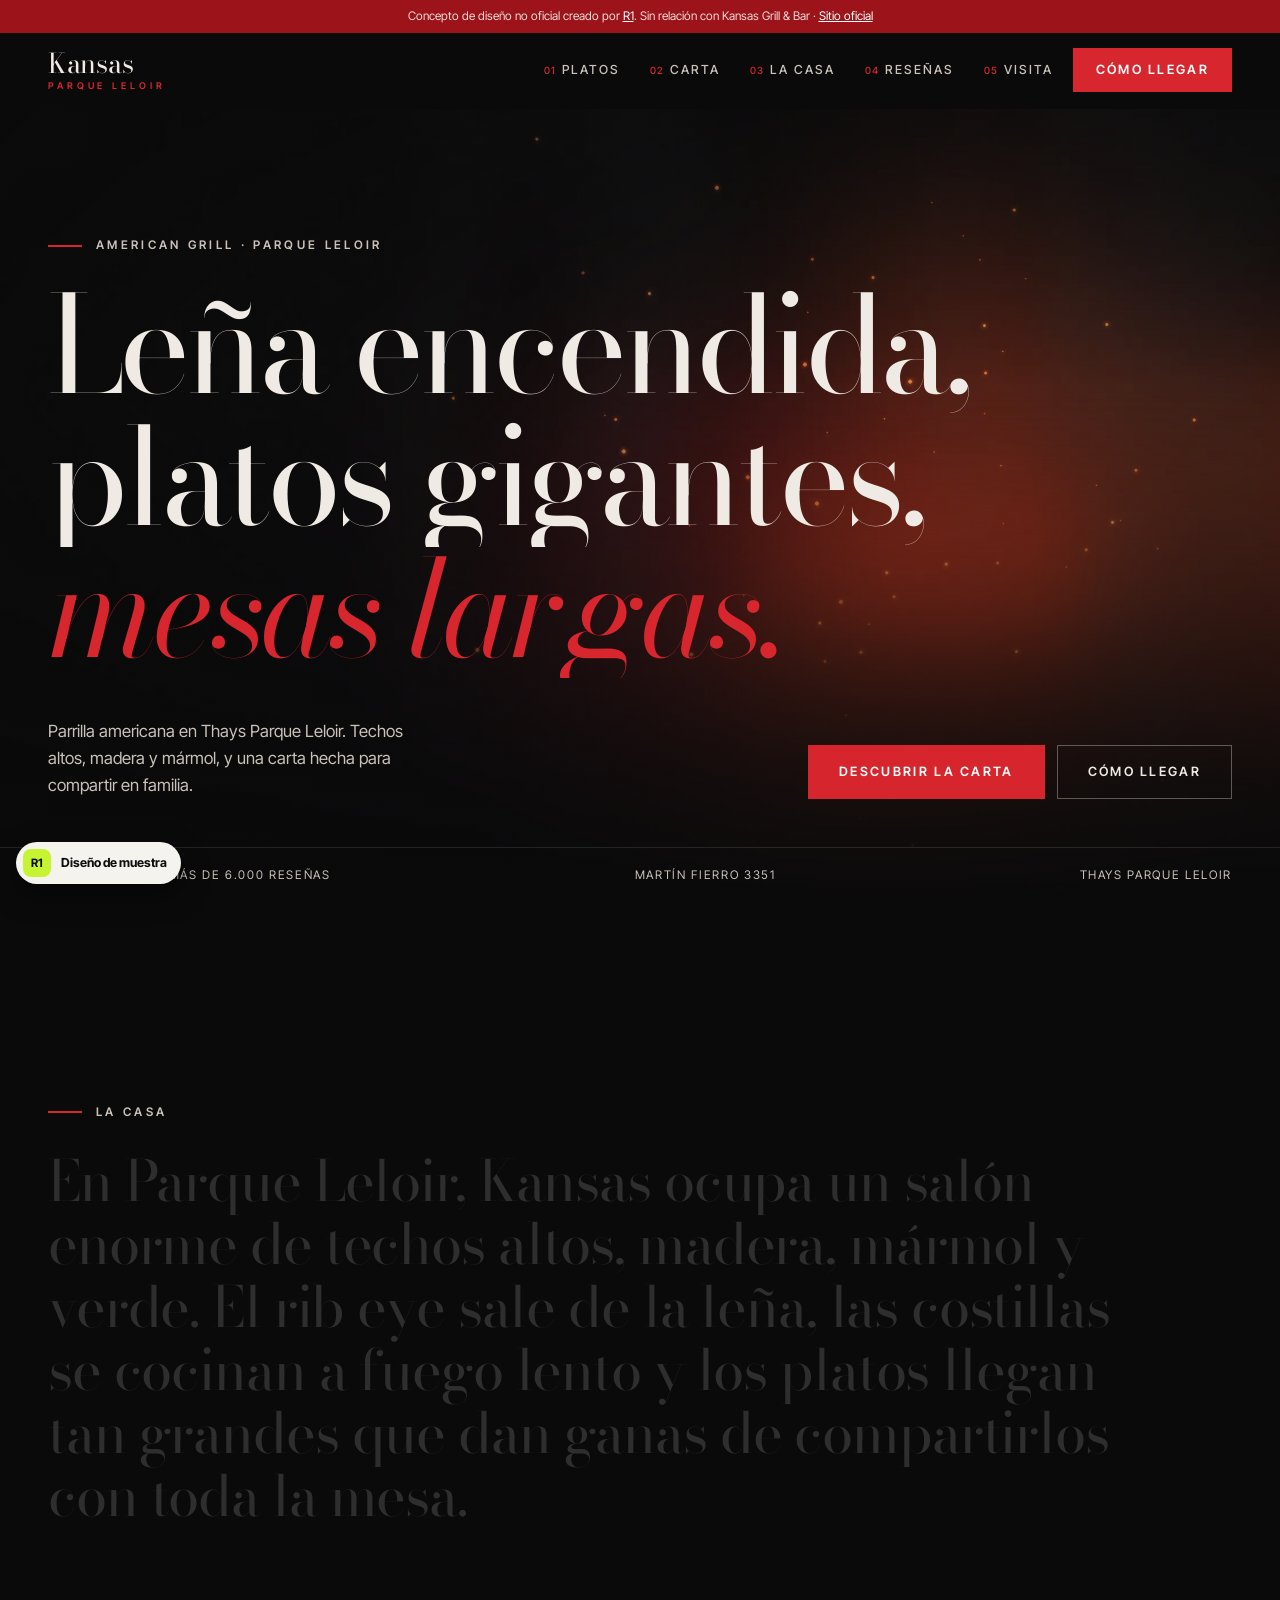
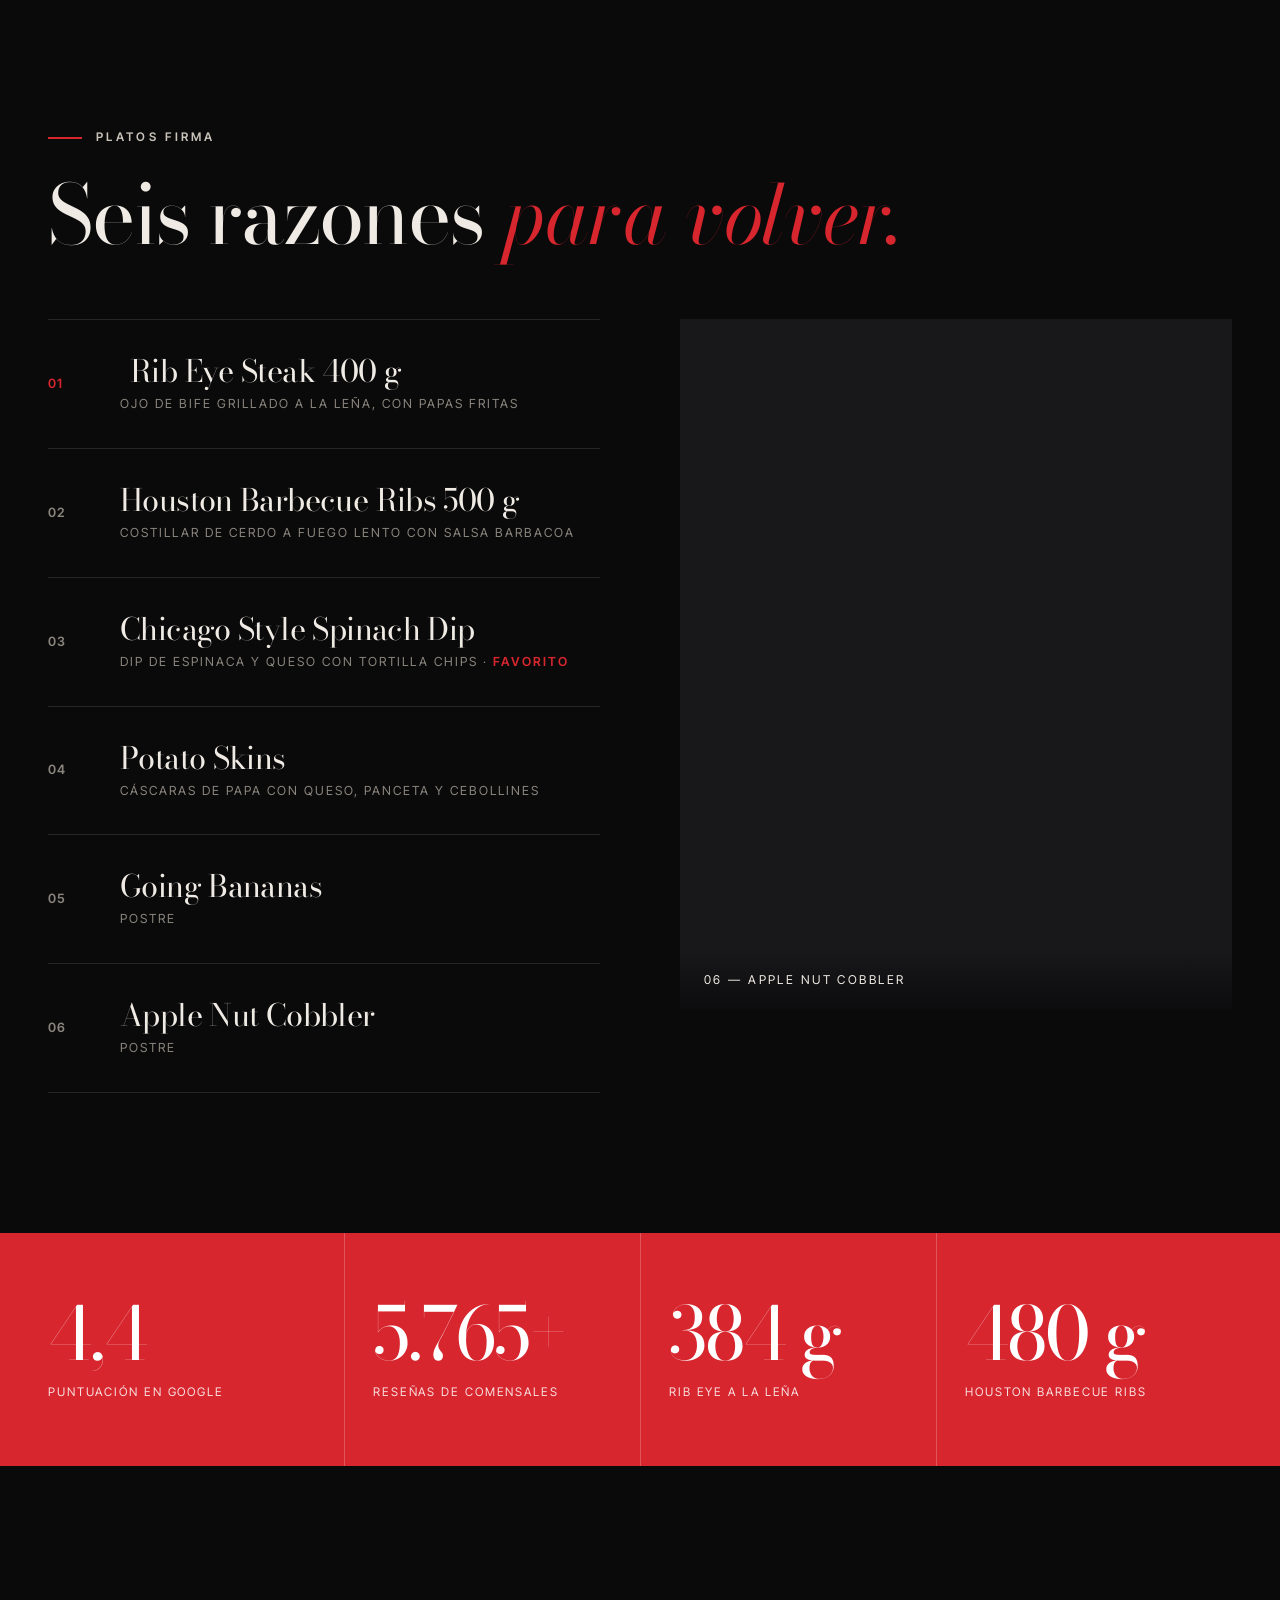
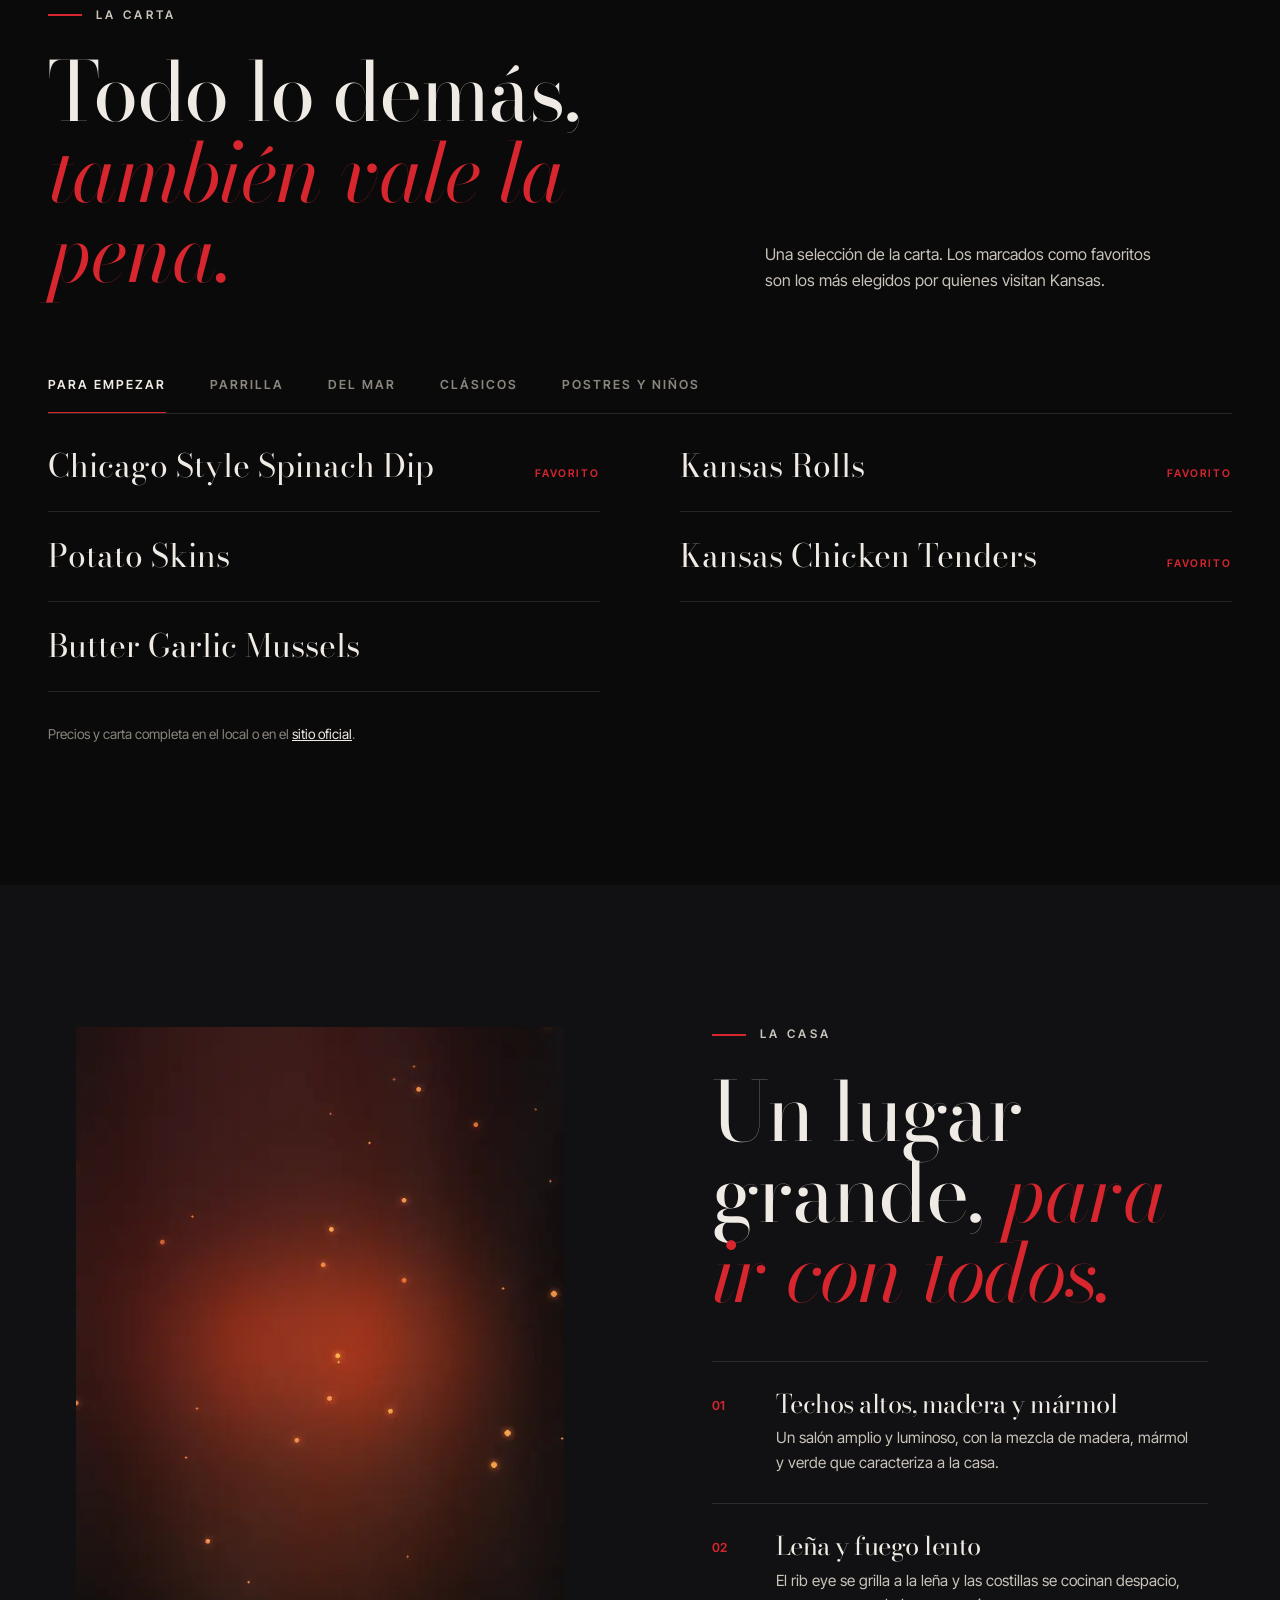
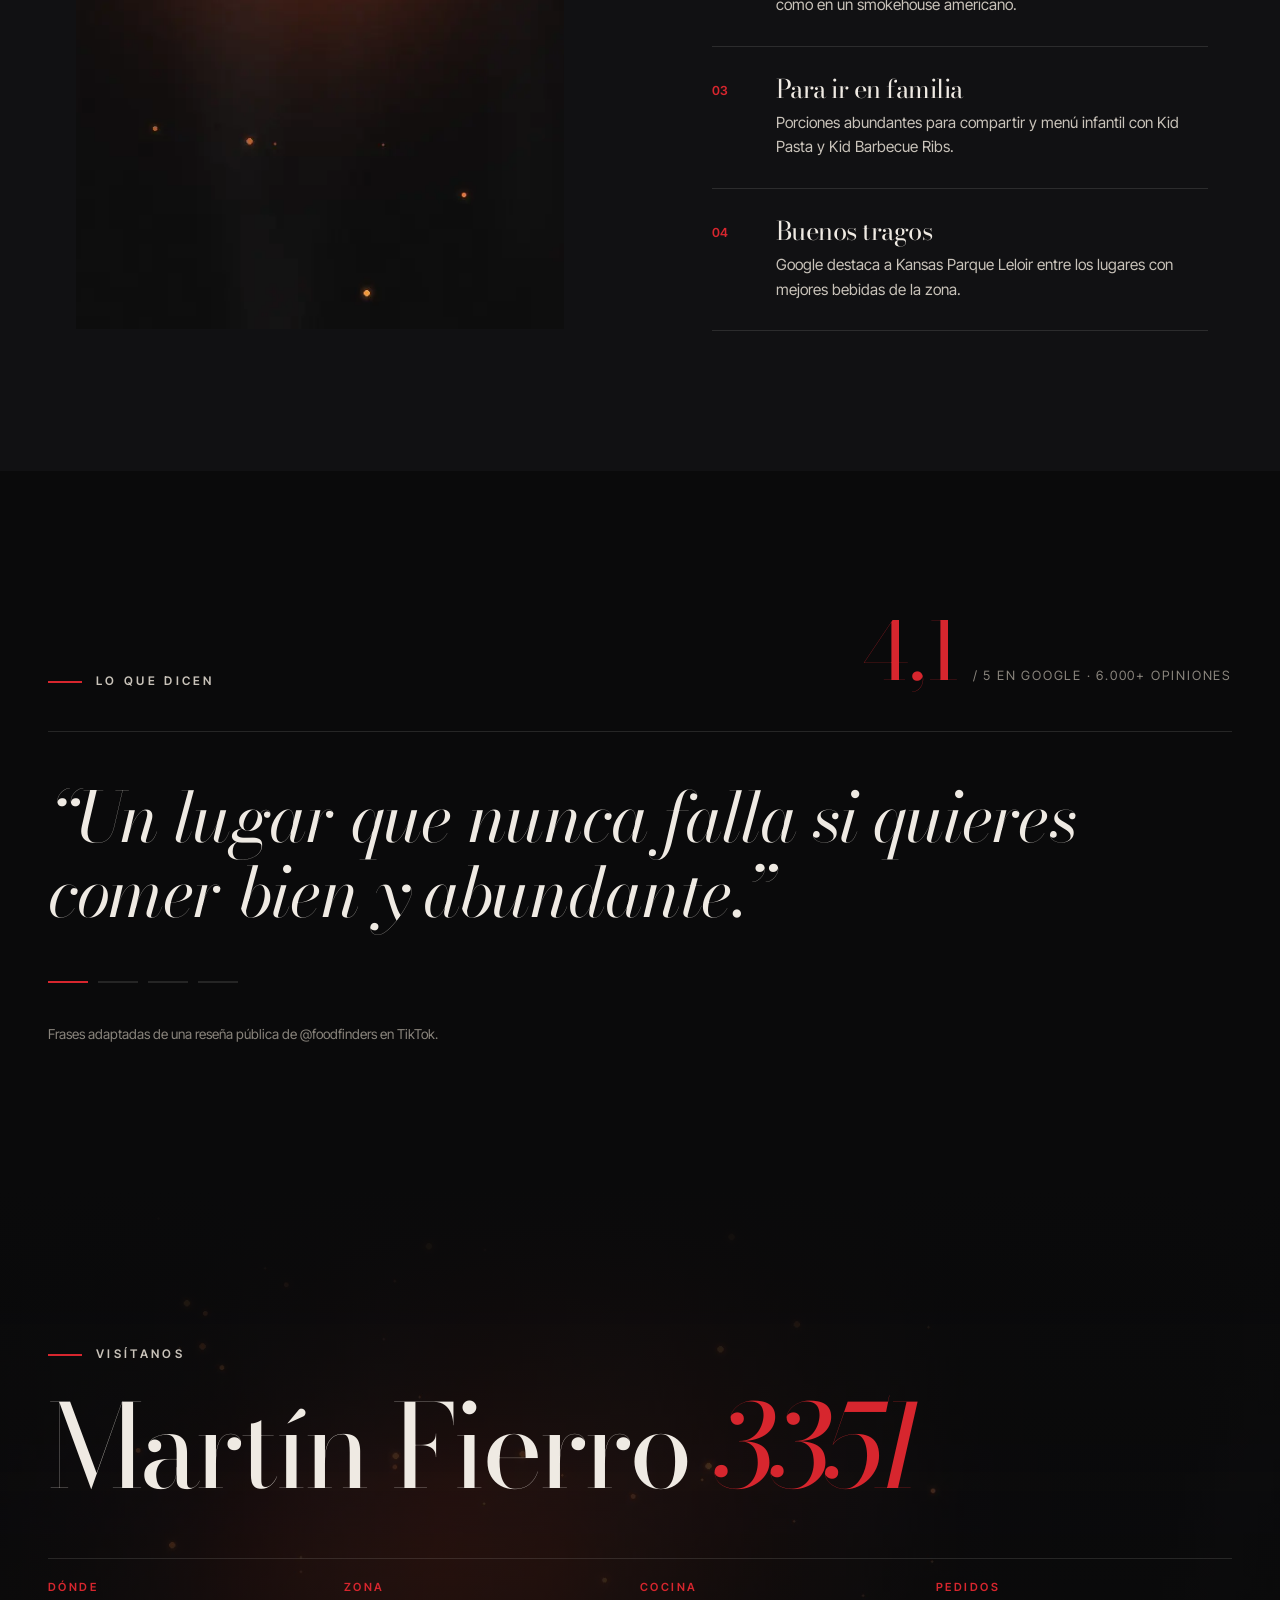
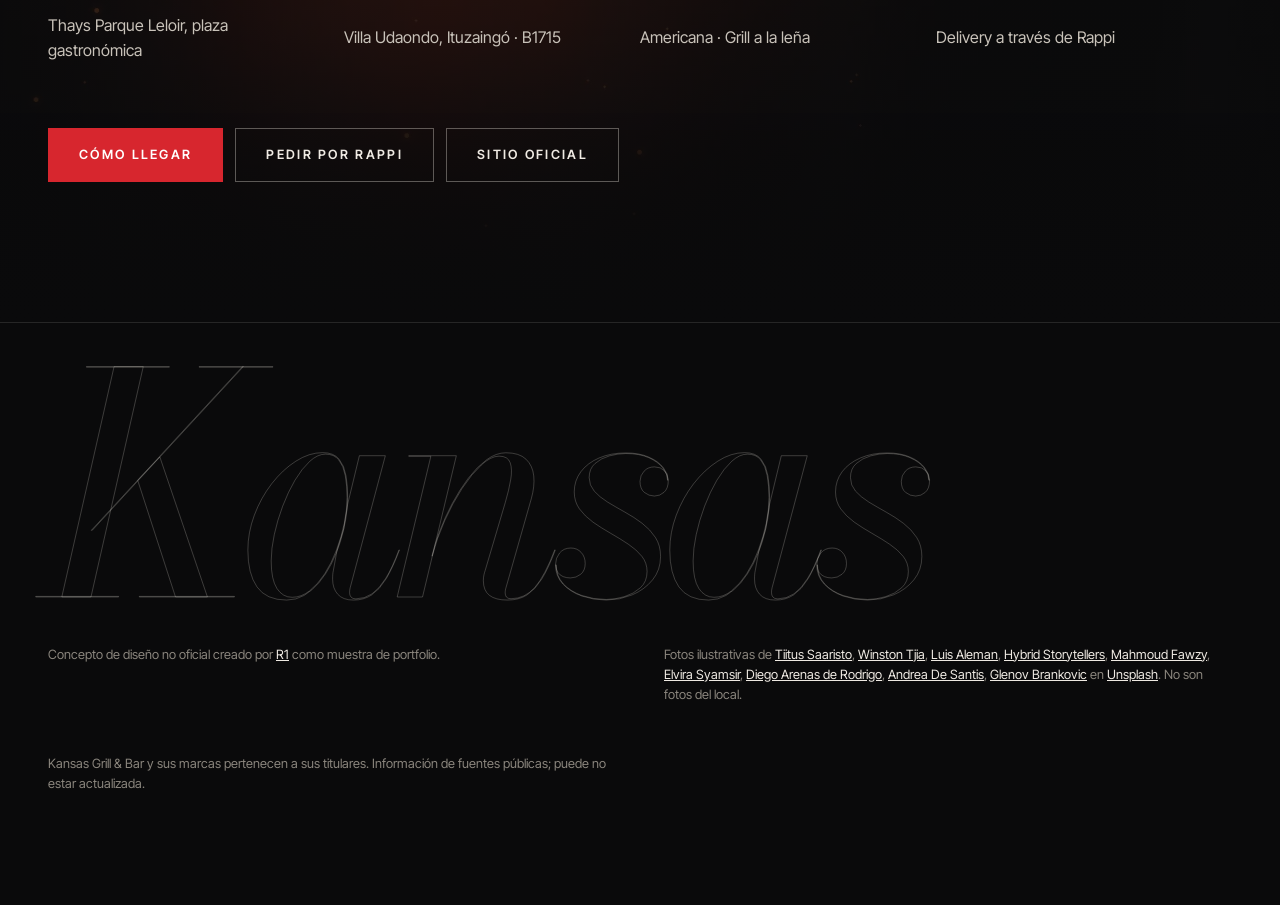
<file: muestras/kansas/index.html>
<!DOCTYPE html>
<html lang="es">
<head>
  <meta charset="UTF-8">
  <meta name="viewport" content="width=device-width, initial-scale=1.0">
  <title>Kansas Parque Leloir — Concepto de diseño por R1</title>
  <meta name="description" content="Concepto de diseño no oficial para Kansas Grill & Bar Parque Leloir, Martín Fierro 3351, Thays Parque Leloir. Creado por R1 como muestra de portfolio.">
  <meta name="robots" content="noindex, nofollow">
  <meta name="theme-color" content="#0A0A0B">
  <meta property="og:title" content="Kansas Parque Leloir — Concepto por R1">
  <meta property="og:description" content="Rediseño conceptual no oficial: platos, carta, la casa y cómo llegar.">
  <meta property="og:type" content="website">
  <link rel="icon" href="data:image/svg+xml,%3Csvg xmlns='http://www.w3.org/2000/svg' viewBox='0 0 64 64'%3E%3Crect width='64' height='64' fill='%230A0A0B'/%3E%3Crect x='14' y='50' width='36' height='4' fill='%23D7262E'/%3E%3Ctext x='50%25' y='52%25' text-anchor='middle' dominant-baseline='middle' font-family='Georgia' font-size='38' fill='%23EFEAE3'%3EK%3C/text%3E%3C/svg%3E">
  <link rel="preconnect" href="https://fonts.googleapis.com">
  <link rel="preconnect" href="https://fonts.gstatic.com" crossorigin>
  <link href="https://fonts.googleapis.com/css2?family=Bodoni+Moda:ital,opsz,wght@0,6..96,400;0,6..96,500;0,6..96,700;1,6..96,400;1,6..96,500&family=Inter+Tight:wght@400;500;600;700&display=swap" rel="stylesheet">
  <link rel="preconnect" href="https://images.unsplash.com">
  <link rel="preload" as="image" href="https://images.unsplash.com/photo-1561553521-b6cddc085c5f?ixid=M3wxMDE3MjIwfDB8MXxzZWFyY2h8MXx8Z3JpbGwlMjBmbGFtZXMlMjBzdGVha3xlbnwwfDB8fGJsYWNrfDE3OTA0NjI1ODd8Mg&amp;ixlib=rb-4.1.0&amp;auto=format&amp;fit=crop&amp;crop=entropy&amp;w=2400&amp;h=1500&amp;q=80">
  <link rel="stylesheet" href="styles.css?v=20260926">
  <script>document.documentElement.classList.add("js");</script>
</head>
<body>
  <div class="splash" data-splash aria-hidden="true">
    <div class="splash-inner">
      <span class="splash-word">Kansas</span>
      <span class="splash-line"></span>
    </div>
  </div>

  <p class="notice">Concepto de diseño no oficial creado por <a href="../../index.html">R1</a>. Sin relación con Kansas Grill &amp; Bar · <a href="https://www.kansasgrillandbar.com.ar/locales_parque_leloir.php" target="_blank" rel="noopener">Sitio oficial</a></p>

  <header class="nav" data-nav>
    <div class="wrap nav-inner">
      <a href="#inicio" class="logo" aria-label="Kansas Parque Leloir, ir al inicio">
        <span class="logo-word">Kansas</span>
        <span class="logo-sub">Parque Leloir</span>
      </a>
      <nav class="nav-menu" id="navMenu" aria-label="Principal">
        <a href="#firma"><span>01</span>Platos</a>
        <a href="#carta"><span>02</span>Carta</a>
        <a href="#casa"><span>03</span>La casa</a>
        <a href="#resenas"><span>04</span>Reseñas</a>
        <a href="#visita"><span>05</span>Visita</a>
      </nav>
      <a class="btn btn-red btn-sm nav-cta" href="https://www.google.com/maps/search/?api=1&amp;query=Kansas+Mart%C3%ADn+Fierro+3351+Parque+Leloir" target="_blank" rel="noopener" data-magnetic>Cómo llegar</a>
      <button class="burger" type="button" aria-label="Abrir menú" aria-expanded="false" aria-controls="navMenu" data-burger><span></span><span></span></button>
    </div>
  </header>

  <main>
    <!-- HERO -->
    <section class="hero" id="inicio" aria-labelledby="hero-title">
      <div class="hero-media" data-parallax>
        <img src="https://images.unsplash.com/photo-1561553521-b6cddc085c5f?ixid=M3wxMDE3MjIwfDB8MXxzZWFyY2h8MXx8Z3JpbGwlMjBmbGFtZXMlMjBzdGVha3xlbnwwfDB8fGJsYWNrfDE3OTA0NjI1ODd8Mg&amp;ixlib=rb-4.1.0&amp;auto=format&amp;fit=crop&amp;crop=entropy&amp;w=2400&amp;h=1500&amp;q=80" data-fallback="assets/img/hero.webp" alt="" width="2400" height="1500" fetchpriority="high">
      </div>
      <div class="hero-shade" aria-hidden="true"></div>
      <div class="wrap hero-inner">
        <p class="eyebrow hero-eyebrow"><span class="red-dash" aria-hidden="true"></span>American Grill · Parque Leloir</p>
        <h1 id="hero-title" class="hero-title" data-split-lines>
          <span class="line">Leña encendida,</span>
          <span class="line">platos gigantes,</span>
          <span class="line"><em>mesas largas.</em></span>
        </h1>
        <div class="hero-foot">
          <p class="hero-copy">Parrilla americana en Thays Parque Leloir. Techos altos, madera y mármol, y una carta hecha para compartir en familia.</p>
          <div class="hero-actions">
            <a class="btn btn-red" href="#firma" data-magnetic>Descubrir la carta</a>
            <a class="btn btn-line" href="#visita">Cómo llegar</a>
          </div>
        </div>
      </div>
      <div class="hero-bar">
        <div class="wrap hero-bar-inner">
          <p><strong>4,6</strong> en Google · más de 6.000 reseñas</p>
          <p>Martín Fierro 3351</p>
          <p class="hide-sm">Thays Parque Leloir</p>
        </div>
      </div>
    </section>

    <!-- MANIFIESTO -->
    <section class="manifesto" aria-label="Sobre Kansas Parque Leloir">
      <div class="wrap">
        <p class="eyebrow"><span class="red-dash" aria-hidden="true"></span>La casa</p>
        <p class="manifesto-text" data-words>En Parque Leloir, Kansas ocupa un salón enorme de techos altos, madera, mármol y verde. El rib eye sale de la leña, las costillas se cocinan a fuego lento y los platos llegan tan grandes que dan ganas de compartirlos con toda la mesa.</p>
      </div>
    </section>

    <!-- PLATOS FIRMA -->
    <section class="signature" id="firma" aria-labelledby="firma-title">
      <div class="wrap">
        <header class="head">
          <p class="eyebrow"><span class="red-dash" aria-hidden="true"></span>Platos firma</p>
          <h2 id="firma-title" class="reveal">Seis razones <em>para volver.</em></h2>
        </header>
        <div class="sig-grid">
          <ol class="sig-list" data-sig-list>
            <li class="sig-item is-active" data-img="https://images.unsplash.com/photo-1698750397545-d252ba450fa0?ixid=M3wxMDE3MjIwfDB8MXxzZWFyY2h8NHx8YmJxJTIwcmlic3xlbnwwfDF8fGJsYWNrfDE3OTA0NjI1NjR8Mg&amp;ixlib=rb-4.1.0&amp;auto=format&amp;fit=crop&amp;crop=entropy&amp;w=1200&amp;h=1500&amp;q=80" data-fallback="assets/img/rib-eye.webp">
              <span class="sig-num">01</span>
              <div><h3>Rib Eye Steak 400 g</h3><p>Ojo de bife grillado a la leña, con papas fritas</p></div>
              <figure class="sig-media-sm"><img src="https://images.unsplash.com/photo-1698750397545-d252ba450fa0?ixid=M3wxMDE3MjIwfDB8MXxzZWFyY2h8NHx8YmJxJTIwcmlic3xlbnwwfDF8fGJsYWNrfDE3OTA0NjI1NjR8Mg&amp;ixlib=rb-4.1.0&amp;auto=format&amp;fit=crop&amp;crop=entropy&amp;w=1200&amp;h=1500&amp;q=80" data-fallback="assets/img/rib-eye.webp" alt="Bifes cocinándose en la parrilla con llamas" loading="lazy" width="1200" height="1500"></figure>
            </li>
            <li class="sig-item" data-img="https://images.unsplash.com/photo-1611354609291-69aba96e45df?ixid=M3wxMDE3MjIwfDB8MXxzZWFyY2h8MXx8YmJxJTIwcmlic3xlbnwwfDF8fGJsYWNrfDE3OTA0NjI1NjR8Mg&amp;ixlib=rb-4.1.0&amp;auto=format&amp;fit=crop&amp;crop=entropy&amp;w=1200&amp;h=1500&amp;q=80" data-fallback="assets/img/bbq-ribs.webp">
              <span class="sig-num">02</span>
              <div><h3>Houston Barbecue Ribs 500 g</h3><p>Costillar de cerdo a fuego lento con salsa barbacoa</p></div>
              <figure class="sig-media-sm"><img src="https://images.unsplash.com/photo-1611354609291-69aba96e45df?ixid=M3wxMDE3MjIwfDB8MXxzZWFyY2h8MXx8YmJxJTIwcmlic3xlbnwwfDF8fGJsYWNrfDE3OTA0NjI1NjR8Mg&amp;ixlib=rb-4.1.0&amp;auto=format&amp;fit=crop&amp;crop=entropy&amp;w=1200&amp;h=1500&amp;q=80" data-fallback="assets/img/bbq-ribs.webp" alt="Costillas a la parrilla sobre grill negro" loading="lazy" width="1200" height="1500"></figure>
            </li>
            <li class="sig-item" data-img="https://images.unsplash.com/photo-1629214890443-c2ab0b863679?ixid=M3wxMDE3MjIwfDB8MXxzZWFyY2h8NXx8cXVlc28lMjBkaXAlMjB0b3J0aWxsYSUyMGNoaXBzfGVufDB8fHx8MTc5MDQ2MjU3Nnwy&amp;ixlib=rb-4.1.0&amp;auto=format&amp;fit=crop&amp;crop=entropy&amp;w=1200&amp;h=1500&amp;q=80" data-fallback="assets/img/spinach-dip.webp">
              <span class="sig-num">03</span>
              <div><h3>Chicago Style Spinach Dip</h3><p>Dip de espinaca y queso con tortilla chips · <span class="fav">Favorito</span></p></div>
              <figure class="sig-media-sm"><img src="https://images.unsplash.com/photo-1629214890443-c2ab0b863679?ixid=M3wxMDE3MjIwfDB8MXxzZWFyY2h8NXx8cXVlc28lMjBkaXAlMjB0b3J0aWxsYSUyMGNoaXBzfGVufDB8fHx8MTc5MDQ2MjU3Nnwy&amp;ixlib=rb-4.1.0&amp;auto=format&amp;fit=crop&amp;crop=entropy&amp;w=1200&amp;h=1500&amp;q=80" data-fallback="assets/img/spinach-dip.webp" alt="Dip de queso con tortilla chips" loading="lazy" width="1200" height="1500"></figure>
            </li>
            <li class="sig-item" data-img="https://images.unsplash.com/photo-1595955545772-0d06367c140d?ixid=M3wxMDE3MjIwfDB8MXxzZWFyY2h8Mnx8bG9hZGVkJTIwcG90YXRvJTIwc2tpbnN8ZW58MHx8fHwxNzkwNDYyNTY0fDI&amp;ixlib=rb-4.1.0&amp;auto=format&amp;fit=crop&amp;crop=entropy&amp;w=1200&amp;h=1500&amp;q=80" data-fallback="assets/img/potato-skins.webp">
              <span class="sig-num">04</span>
              <div><h3>Potato Skins</h3><p>Cáscaras de papa con queso, panceta y cebollines</p></div>
              <figure class="sig-media-sm"><img src="https://images.unsplash.com/photo-1595955545772-0d06367c140d?ixid=M3wxMDE3MjIwfDB8MXxzZWFyY2h8Mnx8bG9hZGVkJTIwcG90YXRvJTIwc2tpbnN8ZW58MHx8fHwxNzkwNDYyNTY0fDI&amp;ixlib=rb-4.1.0&amp;auto=format&amp;fit=crop&amp;crop=entropy&amp;w=1200&amp;h=1500&amp;q=80" data-fallback="assets/img/potato-skins.webp" alt="Papa horneada con queso" loading="lazy" width="1200" height="1500"></figure>
            </li>
            <li class="sig-item" data-img="https://images.unsplash.com/photo-1749863438325-ec3ae343b014?ixid=M3wxMDE3MjIwfDB8MXxzZWFyY2h8M3x8YmFuYW5hJTIwc3BsaXQlMjBzdW5kYWV8ZW58MHx8fHwxNzkwNDYyNTc2fDI&amp;ixlib=rb-4.1.0&amp;auto=format&amp;fit=crop&amp;crop=entropy&amp;w=1200&amp;h=1500&amp;q=80" data-fallback="assets/img/going-bananas.webp">
              <span class="sig-num">05</span>
              <div><h3>Going Bananas</h3><p>Postre</p></div>
              <figure class="sig-media-sm"><img src="https://images.unsplash.com/photo-1749863438325-ec3ae343b014?ixid=M3wxMDE3MjIwfDB8MXxzZWFyY2h8M3x8YmFuYW5hJTIwc3BsaXQlMjBzdW5kYWV8ZW58MHx8fHwxNzkwNDYyNTc2fDI&amp;ixlib=rb-4.1.0&amp;auto=format&amp;fit=crop&amp;crop=entropy&amp;w=1200&amp;h=1500&amp;q=80" data-fallback="assets/img/going-bananas.webp" alt="Postre de banana con helado" loading="lazy" width="1200" height="1500"></figure>
            </li>
            <li class="sig-item" data-img="https://images.unsplash.com/photo-1767065584578-19a28c672512?ixid=M3wxMDE3MjIwfDB8MXxzZWFyY2h8MXx8YXBwbGUlMjBjb2JibGVyJTIwaWNlJTIwY3JlYW18ZW58MHx8fHwxNzkwNDYyNTc2fDI&amp;ixlib=rb-4.1.0&amp;auto=format&amp;fit=crop&amp;crop=entropy&amp;w=1200&amp;h=1500&amp;q=80" data-fallback="assets/img/apple-cobbler.webp">
              <span class="sig-num">06</span>
              <div><h3>Apple Nut Cobbler</h3><p>Postre</p></div>
              <figure class="sig-media-sm"><img src="https://images.unsplash.com/photo-1767065584578-19a28c672512?ixid=M3wxMDE3MjIwfDB8MXxzZWFyY2h8MXx8YXBwbGUlMjBjb2JibGVyJTIwaWNlJTIwY3JlYW18ZW58MHx8fHwxNzkwNDYyNTc2fDI&amp;ixlib=rb-4.1.0&amp;auto=format&amp;fit=crop&amp;crop=entropy&amp;w=1200&amp;h=1500&amp;q=80" data-fallback="assets/img/apple-cobbler.webp" alt="Tarta de manzana crocante sobre tabla de madera" loading="lazy" width="1200" height="1500"></figure>
            </li>
          </ol>
          <div class="sig-stage" aria-hidden="true">
            <figure class="sig-frame">
              <img class="sig-img" src="https://images.unsplash.com/photo-1698750397545-d252ba450fa0?ixid=M3wxMDE3MjIwfDB8MXxzZWFyY2h8NHx8YmJxJTIwcmlic3xlbnwwfDF8fGJsYWNrfDE3OTA0NjI1NjR8Mg&amp;ixlib=rb-4.1.0&amp;auto=format&amp;fit=crop&amp;crop=entropy&amp;w=1200&amp;h=1500&amp;q=80" data-fallback="assets/img/rib-eye.webp" alt="" width="1200" height="1500" data-sig-img>
              <figcaption class="sig-caption" data-sig-caption>01 — Rib Eye Steak 400 g</figcaption>
            </figure>
          </div>
        </div>
      </div>
    </section>

    <!-- NÚMEROS -->
    <section class="numbers" aria-label="Kansas Parque Leloir en números">
      <div class="wrap numbers-grid">
        <div class="num"><strong><span data-count="4.6" data-decimals="1">4,6</span></strong><p>Puntuación en Google</p></div>
        <div class="num"><strong><span data-count="6000">6.000</span>+</strong><p>Reseñas de comensales</p></div>
        <div class="num"><strong><span data-count="400">400</span> g</strong><p>Rib eye a la leña</p></div>
        <div class="num"><strong><span data-count="500">500</span> g</strong><p>Houston Barbecue Ribs</p></div>
      </div>
    </section>

    <!-- CARTA -->
    <section class="menu" id="carta" aria-labelledby="carta-title">
      <div class="wrap">
        <header class="head head-split">
          <div>
            <p class="eyebrow"><span class="red-dash" aria-hidden="true"></span>La carta</p>
            <h2 id="carta-title" class="reveal">Todo lo demás, <em>también vale la pena.</em></h2>
          </div>
          <p class="head-copy reveal">Una selección de la carta. Los marcados como favoritos son los más elegidos por quienes visitan Kansas.</p>
        </header>

        <div class="tabs" role="tablist" aria-label="Secciones de la carta">
          <button class="tab" role="tab" id="t1" aria-controls="m1" aria-selected="true">Para empezar</button>
          <button class="tab" role="tab" id="t2" aria-controls="m2" aria-selected="false" tabindex="-1">Parrilla</button>
          <button class="tab" role="tab" id="t3" aria-controls="m3" aria-selected="false" tabindex="-1">Del mar</button>
          <button class="tab" role="tab" id="t4" aria-controls="m4" aria-selected="false" tabindex="-1">Clásicos</button>
          <button class="tab" role="tab" id="t5" aria-controls="m5" aria-selected="false" tabindex="-1">Postres y niños</button>
        </div>

        <div class="panel is-active" role="tabpanel" id="m1" aria-labelledby="t1">
          <ul class="dishes">
            <li><span>Chicago Style Spinach Dip</span><b>Favorito</b></li>
            <li><span>Kansas Rolls</span><b>Favorito</b></li>
            <li><span>Potato Skins</span></li>
            <li><span>Kansas Chicken Tenders</span><b>Favorito</b></li>
            <li><span>Butter Garlic Mussels</span></li>
          </ul>
        </div>
        <div class="panel" role="tabpanel" id="m2" aria-labelledby="t2" hidden>
          <ul class="dishes">
            <li><span>Rib Eye Steak 400 g</span></li>
            <li><span>Houston Barbecue Ribs 500 g</span></li>
            <li><span>Hawaiian Steak</span><b>Favorito</b></li>
            <li><span>Tennessee Chicken and Friends</span></li>
          </ul>
        </div>
        <div class="panel" role="tabpanel" id="m3" aria-labelledby="t3" hidden>
          <ul class="dishes">
            <li><span>Smoked Salmon Pasta</span><b>Favorito</b></li>
            <li><span>Market Fresh Grilled Salmon</span></li>
            <li><span>Cedar Plank Salmon</span></li>
            <li><span>Camarones con arroz y espinacas</span></li>
          </ul>
        </div>
        <div class="panel" role="tabpanel" id="m4" aria-labelledby="t4" hidden>
          <ul class="dishes">
            <li><span>Arizona Pasta</span><b>Favorito</b></li>
            <li><span>Club Sandwich</span><b>Favorito</b></li>
            <li><span>Smoked Caesar Salad</span></li>
            <li><span>Loaded Baked Potato</span></li>
          </ul>
        </div>
        <div class="panel" role="tabpanel" id="m5" aria-labelledby="t5" hidden>
          <ul class="dishes">
            <li><span>Going Bananas</span></li>
            <li><span>Apple Nut Cobbler</span></li>
            <li><span>Five Nut Brownie</span></li>
            <li><span>Key Lime Pie</span><b>Favorito</b></li>
            <li><span>Kid Pasta</span><i>Menú infantil</i></li>
            <li><span>Kid Barbecue Ribs</span><i>Menú infantil</i></li>
          </ul>
        </div>
        <p class="note">Precios y carta completa en el local o en el <a href="https://www.kansasgrillandbar.com.ar/locales_parque_leloir.php" target="_blank" rel="noopener">sitio oficial</a>.</p>
      </div>
    </section>

    <!-- LA CASA -->
    <section class="bar" id="casa" aria-labelledby="casa-title">
      <div class="bar-media" data-clip>
        <img src="https://images.unsplash.com/photo-1640902106532-47dd3a2e833e?ixid=M3wxMDE3MjIwfDB8MXxzZWFyY2h8MXx8cmVzdGF1cmFudCUyMGJhciUyMG1hcmJsZSUyMGNvdW50ZXJ8ZW58MHwxfHx8MTc5MDQ2MjU4OHwy&amp;ixlib=rb-4.1.0&amp;auto=format&amp;fit=crop&amp;crop=entropy&amp;w=1200&amp;h=1500&amp;q=80" data-fallback="assets/img/bar.webp" alt="Barra con luz tenue, banquetas y estantes" loading="lazy" width="1200" height="1500">
      </div>
      <div class="bar-body">
        <p class="eyebrow"><span class="red-dash" aria-hidden="true"></span>La casa</p>
        <h2 id="casa-title" class="reveal">Un lugar grande, <em>para ir con todos.</em></h2>
        <ul class="perks">
          <li class="reveal"><span>01</span><div><h3>Techos altos, madera y mármol</h3><p>Un salón amplio y luminoso, con la mezcla de madera, mármol y verde que caracteriza a la casa.</p></div></li>
          <li class="reveal"><span>02</span><div><h3>Leña y fuego lento</h3><p>El rib eye se grilla a la leña y las costillas se cocinan despacio, como en un smokehouse americano.</p></div></li>
          <li class="reveal"><span>03</span><div><h3>Para ir en familia</h3><p>Porciones abundantes para compartir y menú infantil con Kid Pasta y Kid Barbecue Ribs.</p></div></li>
          <li class="reveal"><span>04</span><div><h3>Buenos tragos</h3><p>Google destaca a Kansas Parque Leloir entre los lugares con mejores bebidas de la zona.</p></div></li>
        </ul>
      </div>
    </section>

    <!-- RESEÑAS -->
    <section class="reviews" id="resenas" aria-labelledby="res-title">
      <div class="wrap">
        <div class="reviews-top">
          <p class="eyebrow"><span class="red-dash" aria-hidden="true"></span>Lo que dicen</p>
          <h2 id="res-title" class="sr-only">Reseñas</h2>
          <p class="score"><span data-count="4.6" data-decimals="1">4,6</span><small>/ 5 en Google · 6.000+ opiniones</small></p>
        </div>
        <div class="quote-stage" data-quotes>
          <blockquote class="quote is-active">“Un lugar que nunca falla si quieres comer bien y abundante.”</blockquote>
          <blockquote class="quote">“Nos sorprendimos por lo bello y enorme que es el lugar.”</blockquote>
          <blockquote class="quote">“Techos altos y platos gigantes: nada puede ser mejor.”</blockquote>
          <blockquote class="quote">“Ideal para compartir con la familia.”</blockquote>
        </div>
        <div class="quote-nav" data-quote-nav role="tablist" aria-label="Elegir reseña">
          <button type="button" role="tab" aria-selected="true" aria-label="Reseña 1"></button>
          <button type="button" role="tab" aria-selected="false" aria-label="Reseña 2"></button>
          <button type="button" role="tab" aria-selected="false" aria-label="Reseña 3"></button>
          <button type="button" role="tab" aria-selected="false" aria-label="Reseña 4"></button>
        </div>
        <p class="note">Frases adaptadas de una reseña pública de @foodfinders en TikTok.</p>
      </div>
    </section>

    <!-- VISITA -->
    <section class="visit" id="visita" aria-labelledby="visita-title">
      <div class="visit-media" aria-hidden="true">
        <img src="https://images.unsplash.com/photo-1667388968964-4aa652df0a9b?ixid=M3wxMDE3MjIwfDB8MXxzZWFyY2h8MXx8d2FybSUyMHJlc3RhdXJhbnQlMjBpbnRlcmlvciUyMHdvb2QlMjBoaWdoJTIwY2VpbGluZ3xlbnwwfDB8fHwxNzkwNDYyNTg3fDI&amp;ixlib=rb-4.1.0&amp;auto=format&amp;fit=crop&amp;crop=entropy&amp;w=1600&amp;h=1100&amp;q=80" data-fallback="assets/img/salon.webp" alt="" loading="lazy" width="1600" height="1100">
      </div>
      <div class="wrap visit-inner">
        <p class="eyebrow"><span class="red-dash" aria-hidden="true"></span>Visítanos</p>
        <h2 id="visita-title" class="visit-address reveal">Martín Fierro <em>3351</em></h2>
        <dl class="visit-info">
          <div class="reveal"><dt>Dónde</dt><dd>Thays Parque Leloir, plaza gastronómica</dd></div>
          <div class="reveal"><dt>Zona</dt><dd>Villa Udaondo, Ituzaingó · B1715</dd></div>
          <div class="reveal"><dt>Cocina</dt><dd>Americana · Grill a la leña</dd></div>
          <div class="reveal"><dt>Pedidos</dt><dd>Delivery a través de Rappi</dd></div>
        </dl>
        <div class="visit-actions reveal">
          <a class="btn btn-red" href="https://www.google.com/maps/search/?api=1&amp;query=Kansas+Mart%C3%ADn+Fierro+3351+Parque+Leloir" target="_blank" rel="noopener" data-magnetic>Cómo llegar</a>
          <a class="btn btn-line" href="https://www.rappi.com.ar/restaurantes/188257-kansas" target="_blank" rel="noopener">Pedir por Rappi</a>
          <a class="btn btn-line" href="https://www.kansasgrillandbar.com.ar/locales_parque_leloir.php" target="_blank" rel="noopener">Sitio oficial</a>
        </div>
      </div>
    </section>
  </main>

  <footer class="footer">
    <div class="wrap">
      <p class="footer-mark" aria-hidden="true">Kansas</p>
      <div class="footer-row">
        <p>Concepto de diseño no oficial creado por <a href="../../index.html">R1</a> como muestra de portfolio.</p>
        <p>Fotos ilustrativas de <a href="https://unsplash.com/@tiittari?utm_source=r1_kansas&amp;utm_medium=referral" target="_blank" rel="noopener">Tiitus Saaristo</a>, <a href="https://unsplash.com/@winstontjia?utm_source=r1_kansas&amp;utm_medium=referral" target="_blank" rel="noopener">Winston Tjia</a>, <a href="https://unsplash.com/@luisalemanmx?utm_source=r1_kansas&amp;utm_medium=referral" target="_blank" rel="noopener">Luis Aleman</a>, <a href="https://unsplash.com/@hybridstorytellers?utm_source=r1_kansas&amp;utm_medium=referral" target="_blank" rel="noopener">Hybrid Storytellers</a>, <a href="https://unsplash.com/@mahmoud_fawzy100?utm_source=r1_kansas&amp;utm_medium=referral" target="_blank" rel="noopener">Mahmoud Fawzy</a>, <a href="https://unsplash.com/@vira_yanar?utm_source=r1_kansas&amp;utm_medium=referral" target="_blank" rel="noopener">Elvira Syamsir</a>, <a href="https://unsplash.com/@diegoarenasderodrigo?utm_source=r1_kansas&amp;utm_medium=referral" target="_blank" rel="noopener">Diego Arenas de Rodrigo</a>, <a href="https://unsplash.com/@santesson89?utm_source=r1_kansas&amp;utm_medium=referral" target="_blank" rel="noopener">Andrea De Santis</a>, <a href="https://unsplash.com/@glenovbrankovic?utm_source=r1_kansas&amp;utm_medium=referral" target="_blank" rel="noopener">Glenov Brankovic</a> en <a href="https://unsplash.com/?utm_source=r1_kansas&amp;utm_medium=referral" target="_blank" rel="noopener">Unsplash</a>. No son fotos del local.</p>
        <p>Kansas Grill &amp; Bar y sus marcas pertenecen a sus titulares. Información de fuentes públicas; puede no estar actualizada.</p>
      </div>
    </div>
  </footer>

  <a class="r1-badge" href="../../index.html"><b>R1</b>Diseño de muestra</a>

  <script defer src="lib/gsap.min.js?v=20260926"></script>
  <script defer src="lib/ScrollTrigger.min.js?v=20260926"></script>
  <script defer src="lib/SplitText.min.js?v=20260926"></script>
  <script defer src="main.js?v=20260926"></script>
</body>
</html>
</file>
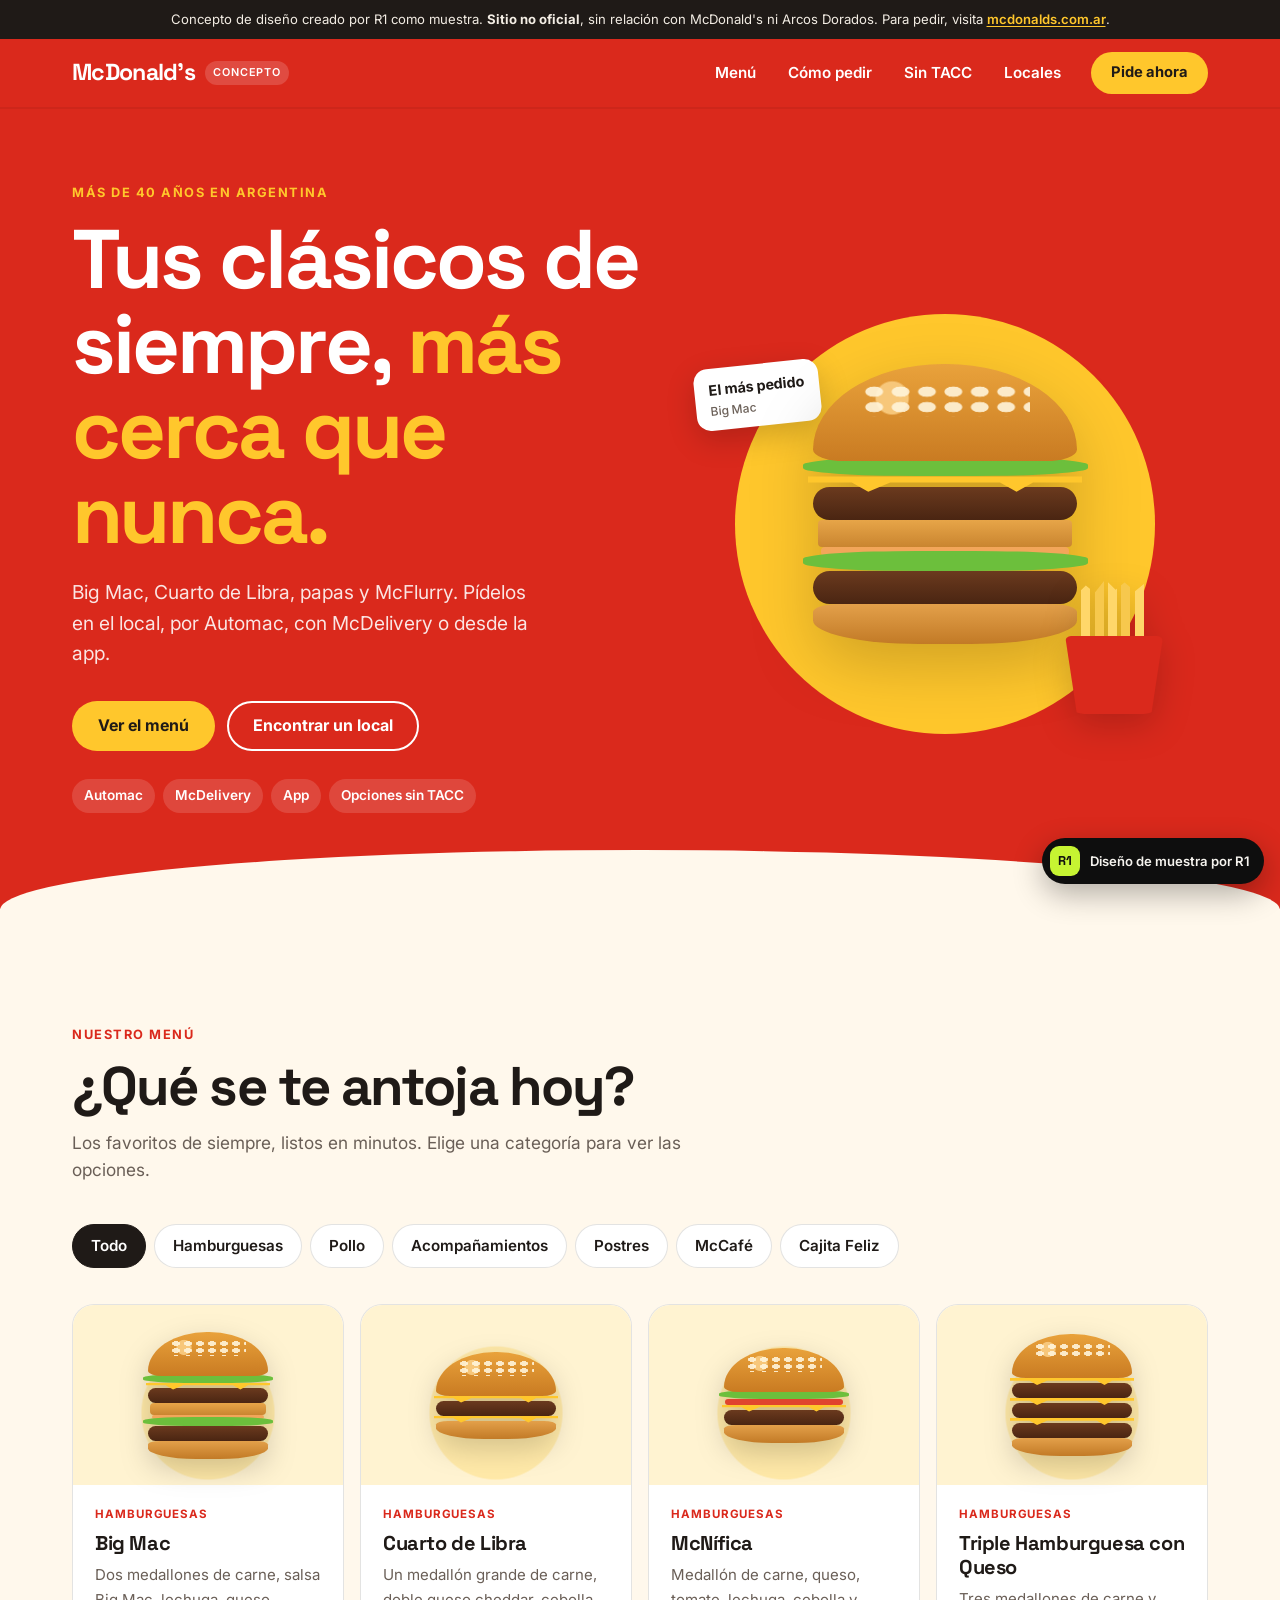
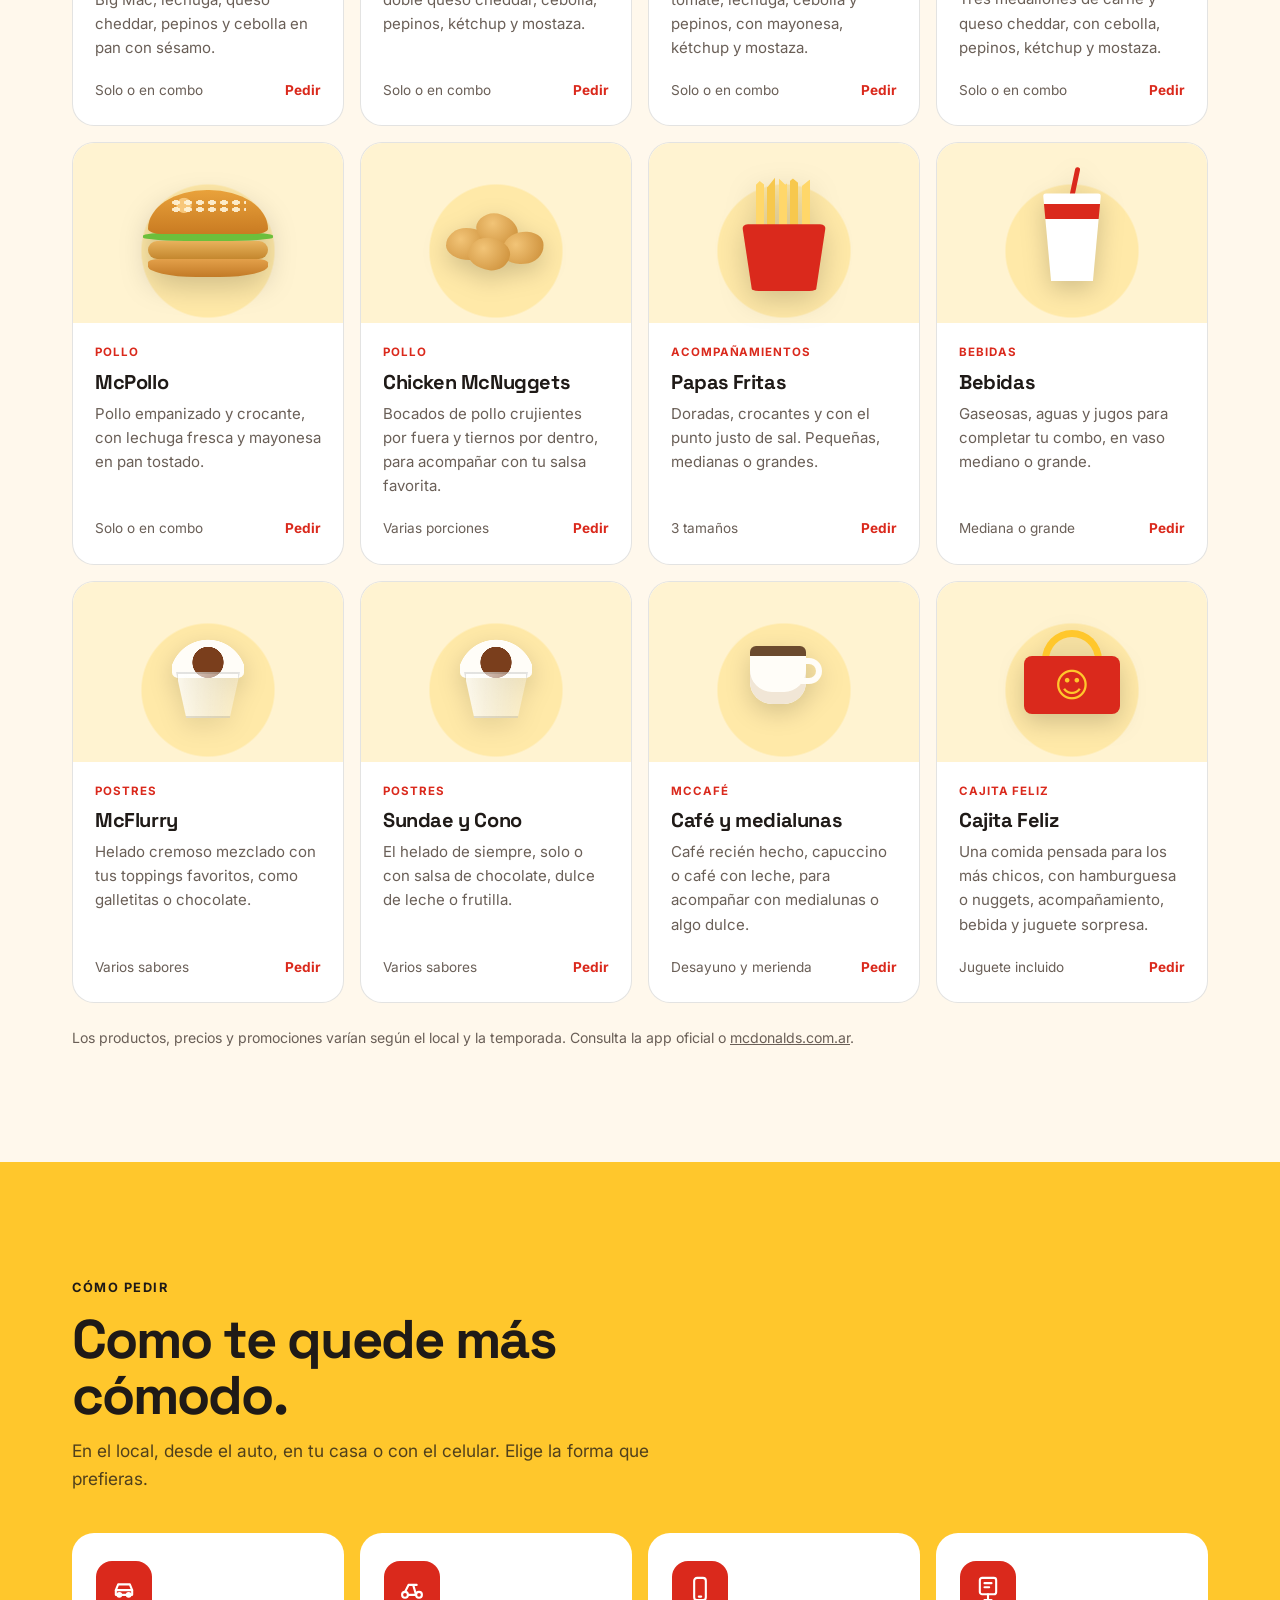
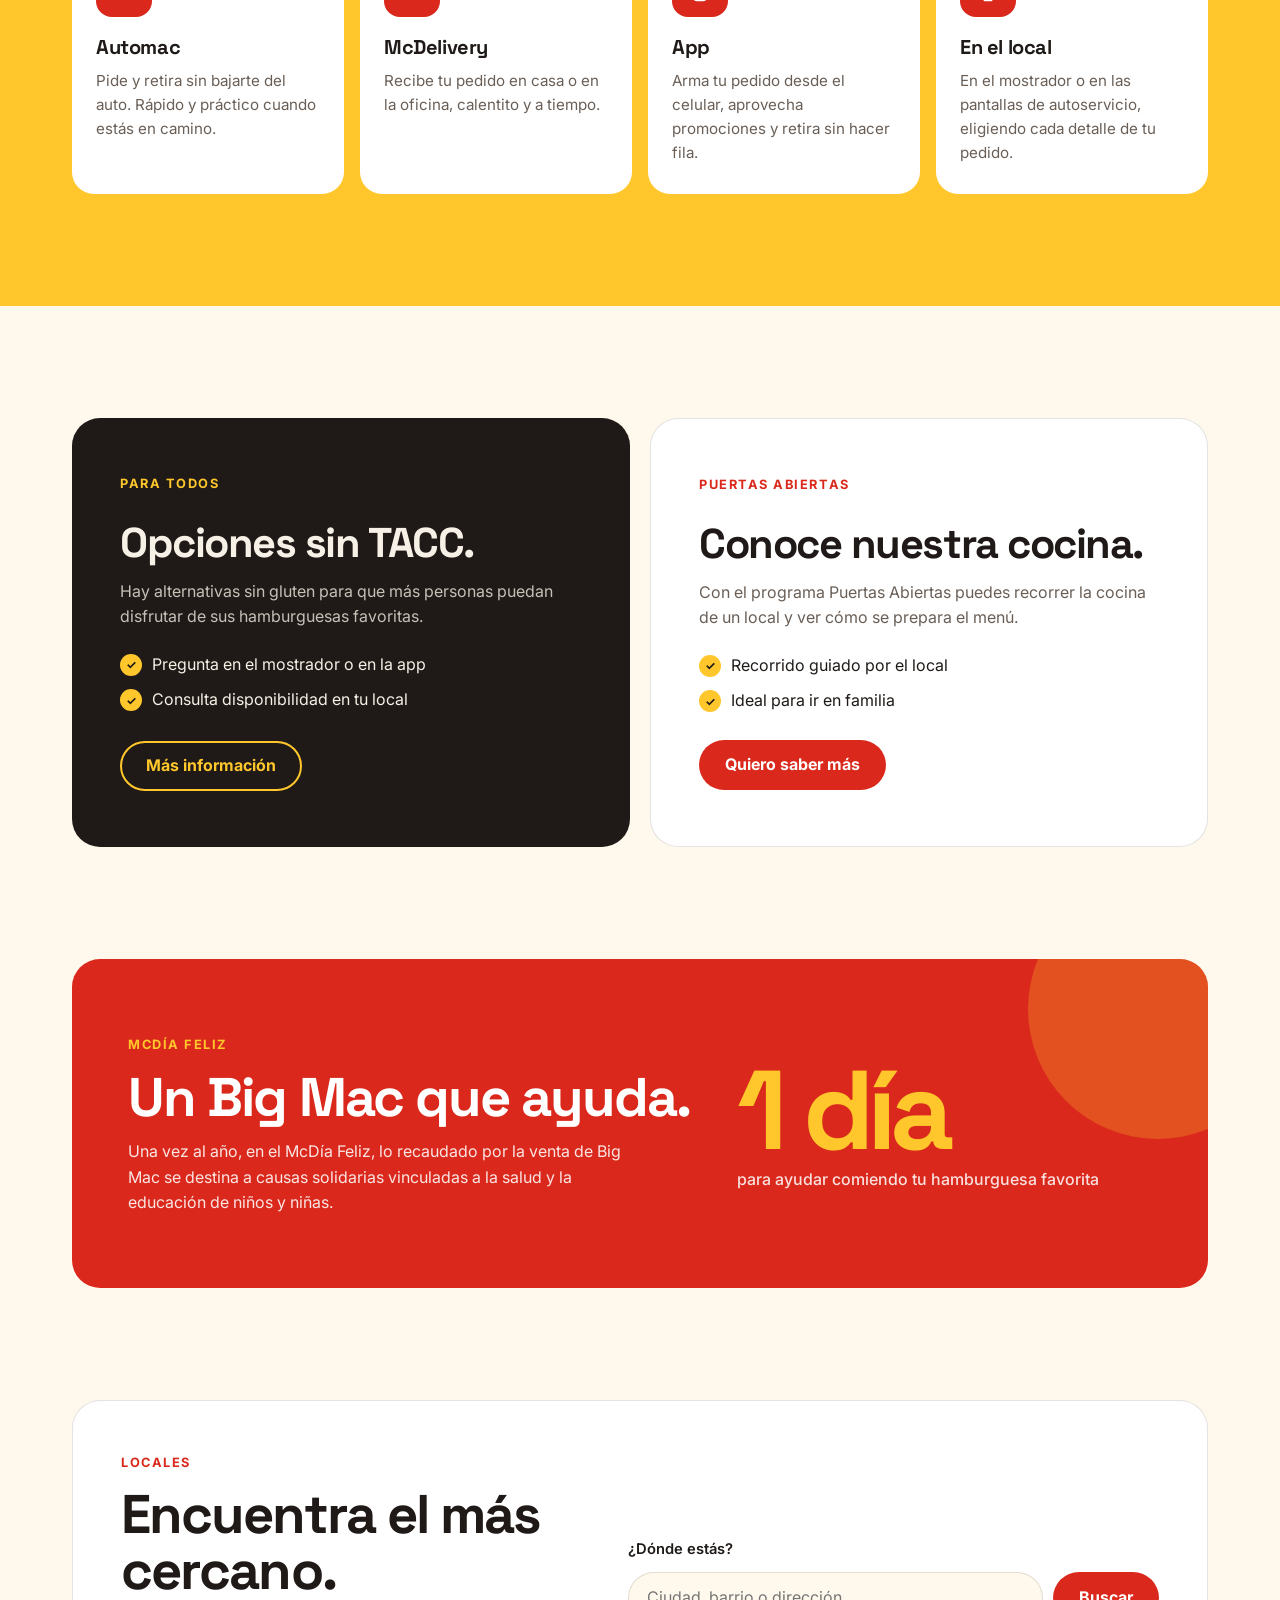
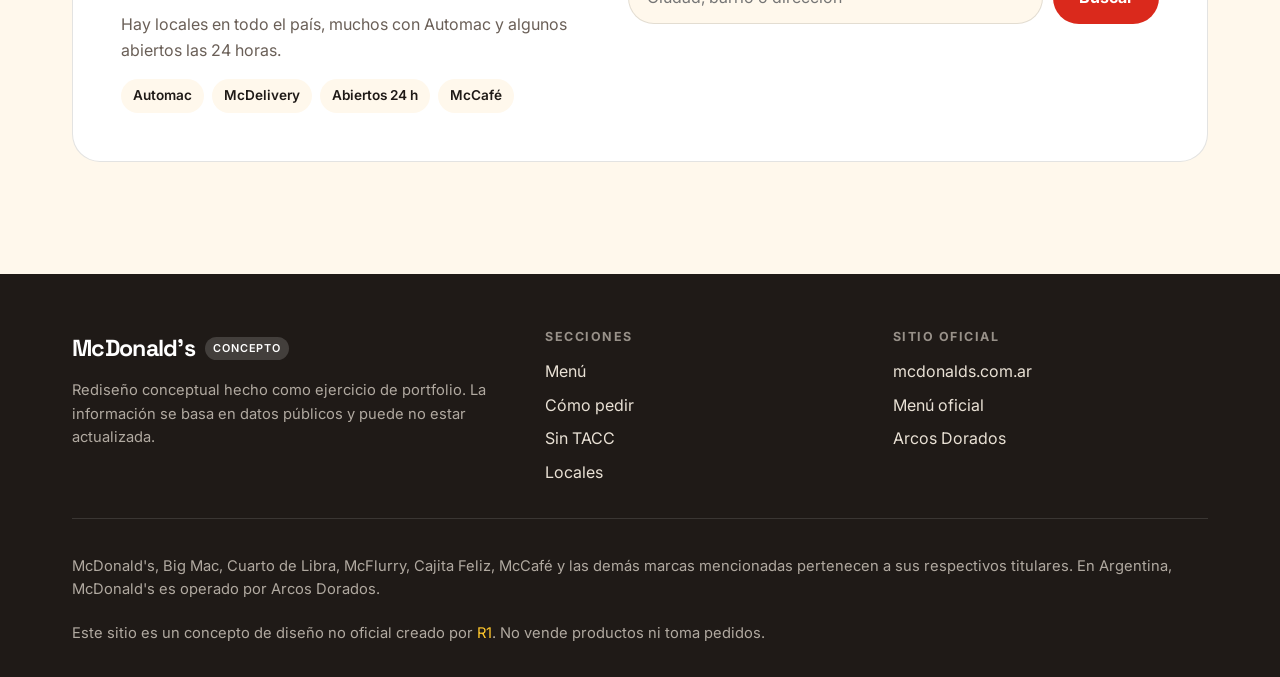
<file: muestras/mcdonalds.html>
<!DOCTYPE html>
<html lang="es">
<head>
  <meta charset="UTF-8">
  <meta name="viewport" content="width=device-width, initial-scale=1.0">
  <title>Concepto McDonald's Argentina — Muestra de diseño por R1</title>
  <meta name="description" content="Concepto de diseño no oficial creado por R1 como muestra de portfolio. Sin relación con McDonald's ni Arcos Dorados.">
  <meta name="robots" content="noindex, nofollow">
  <link rel="icon" href="data:image/svg+xml,%3Csvg xmlns='http://www.w3.org/2000/svg' viewBox='0 0 64 64'%3E%3Crect width='64' height='64' rx='14' fill='%23DA291C'/%3E%3Ctext x='50%25' y='56%25' text-anchor='middle' dominant-baseline='middle' font-family='Arial' font-weight='700' font-size='26' fill='%23FFC72C'%3ER1%3C/text%3E%3C/svg%3E">
  <link rel="preconnect" href="https://fonts.googleapis.com">
  <link rel="preconnect" href="https://fonts.gstatic.com" crossorigin>
  <link href="https://fonts.googleapis.com/css2?family=Inter:wght@400;500;600;700&family=Space+Grotesk:wght@600;700&display=swap" rel="stylesheet">

  <style>
    :root {
      --red: #DA291C;
      --red-dark: #B31F14;
      --yellow: #FFC72C;
      --cream: #FFF8EC;
      --ink: #1F1A17;
      --muted: #6A5F57;
      --line: rgba(31, 26, 23, 0.12);
      --white: #FFFFFF;
      --radius: 22px;
      --ease: cubic-bezier(0.22, 1, 0.36, 1);
      --display: "Space Grotesk", "Inter", system-ui, sans-serif;
      --body: "Inter", system-ui, -apple-system, "Segoe UI", Roboto, sans-serif;
      --header-h: 68px;
      --gutter: 16px;
    }
    @media (min-width: 768px) { :root { --gutter: 32px; } }

    *, *::before, *::after { box-sizing: border-box; margin: 0; padding: 0; }
    html { scroll-behavior: smooth; scroll-padding-top: calc(var(--header-h) + 48px); }
    body {
      font-family: var(--body);
      background: var(--cream);
      color: var(--ink);
      line-height: 1.6;
      -webkit-font-smoothing: antialiased;
      overflow-x: hidden;
    }
    a { color: inherit; text-decoration: none; }
    ul { list-style: none; }
    button { font: inherit; color: inherit; cursor: pointer; }
    :focus-visible { outline: 3px solid var(--red); outline-offset: 3px; border-radius: 6px; }

    .container { width: 100%; max-width: 1200px; margin-inline: auto; padding-inline: var(--gutter); }

    h1, h2, h3 { font-family: var(--display); line-height: 1.02; letter-spacing: -0.035em; }
    h1 { font-size: clamp(2.6rem, 8vw, 5.2rem); }
    h2 { font-size: clamp(2rem, 5vw, 3.4rem); }
    h3 { font-size: 1.25rem; letter-spacing: -0.02em; line-height: 1.2; }
    p { color: var(--muted); }

    .kicker {
      display: inline-block;
      font-size: 0.8rem;
      font-weight: 700;
      letter-spacing: 0.12em;
      text-transform: uppercase;
      color: var(--red);
      margin-bottom: 14px;
    }

    .btn {
      display: inline-flex; align-items: center; justify-content: center; gap: 8px;
      min-height: 50px; padding: 0 24px;
      border-radius: 999px; border: 2px solid transparent;
      font-weight: 700; white-space: nowrap;
      transition: transform 0.25s var(--ease), box-shadow 0.25s, background-color 0.25s;
    }
    .btn:hover { transform: translateY(-2px); }
    .btn-yellow { background: var(--yellow); color: var(--ink); }
    .btn-yellow:hover { box-shadow: 0 10px 24px rgba(255, 199, 44, 0.45); }
    .btn-red { background: var(--red); color: var(--white); }
    .btn-red:hover { background: var(--red-dark); box-shadow: 0 10px 24px rgba(218, 41, 28, 0.35); }
    .btn-outline { border-color: currentColor; }
    .btn-sm { min-height: 42px; padding: 0 18px; font-size: 0.92rem; }

    /* ---------- Aviso de concepto ---------- */
    .notice {
      background: var(--ink);
      color: #F3EDE4;
      font-size: 0.82rem;
      text-align: center;
      padding: 9px var(--gutter);
    }
    .notice a { color: var(--yellow); font-weight: 600; text-decoration: underline; text-underline-offset: 2px; }

    /* ---------- Header ---------- */
    .header {
      position: sticky; top: 0; z-index: 50;
      height: var(--header-h);
      background: var(--red);
      color: var(--white);
      box-shadow: 0 2px 0 rgba(0, 0, 0, 0.06);
    }
    .nav { height: 100%; display: flex; align-items: center; gap: 16px; }
    .brand {
      margin-right: auto;
      font-family: var(--display);
      font-weight: 700;
      font-size: 1.45rem;
      letter-spacing: -0.03em;
      display: inline-flex; align-items: center; gap: 10px;
    }
    .brand small {
      font-family: var(--body);
      font-size: 0.68rem;
      font-weight: 600;
      letter-spacing: 0.08em;
      text-transform: uppercase;
      background: rgba(255, 255, 255, 0.16);
      padding: 3px 8px;
      border-radius: 999px;
    }
    .nav-links { display: none; gap: 4px; }
    .nav-links a { padding: 8px 14px; border-radius: 999px; font-weight: 600; font-size: 0.95rem; transition: background-color 0.2s; }
    .nav-links a:hover { background: rgba(255, 255, 255, 0.16); }
    .nav .btn { display: none; }
    .burger {
      width: 44px; height: 44px; border-radius: 50%;
      border: 1.5px solid rgba(255, 255, 255, 0.4); background: transparent; color: var(--white);
      display: flex; flex-direction: column; justify-content: center; align-items: center; gap: 5px;
    }
    .burger span { width: 18px; height: 2px; background: currentColor; border-radius: 2px; transition: transform 0.3s var(--ease), opacity 0.2s; }
    .burger[aria-expanded="true"] span:nth-child(1) { transform: translateY(7px) rotate(45deg); }
    .burger[aria-expanded="true"] span:nth-child(2) { opacity: 0; }
    .burger[aria-expanded="true"] span:nth-child(3) { transform: translateY(-7px) rotate(-45deg); }

    .mobile-menu {
      position: fixed; left: 0; right: 0; top: var(--header-h); bottom: 0; z-index: 49;
      background: var(--red); color: var(--white);
      padding: 24px var(--gutter) 40px;
      display: flex; flex-direction: column; gap: 24px;
      opacity: 0; visibility: hidden; transform: translateY(-10px);
      transition: opacity 0.3s var(--ease), transform 0.3s var(--ease), visibility 0.3s;
    }
    .mobile-menu.open { opacity: 1; visibility: visible; transform: none; }
    .mobile-menu a:not(.btn) {
      display: block; padding: 16px 0;
      border-bottom: 1px solid rgba(255, 255, 255, 0.2);
      font-family: var(--display); font-size: 1.8rem; font-weight: 700; letter-spacing: -0.03em;
    }
    body.menu-open { overflow: hidden; }

    @media (min-width: 1024px) {
      .nav-links { display: flex; }
      .nav .btn { display: inline-flex; }
      .burger, .mobile-menu { display: none; }
    }

    /* ---------- Hero ---------- */
    .hero {
      background: var(--red);
      color: var(--white);
      padding: 48px 0 0;
      overflow: hidden;
      position: relative;
    }
    .hero::after {
      content: "";
      position: absolute; left: 0; right: 0; bottom: -1px;
      height: 60px;
      background: var(--cream);
      border-radius: 50% 50% 0 0 / 100% 100% 0 0;
    }
    .hero-grid { display: grid; gap: 32px; align-items: center; position: relative; z-index: 1; }
    @media (min-width: 1024px) { .hero-grid > div:first-child { padding-bottom: 96px; } }
    .hero .kicker { color: var(--yellow); }
    .hero h1 span { color: var(--yellow); }
    .hero p { color: rgba(255, 255, 255, 0.88); font-size: clamp(1.05rem, 2vw, 1.2rem); max-width: 40ch; margin: 20px 0 32px; }
    .hero-actions { display: flex; flex-wrap: wrap; gap: 12px; }
    .hero-actions .btn-outline { color: var(--white); }
    .hero-actions .btn-outline:hover { background: rgba(255, 255, 255, 0.1); }
    .hero-chips { display: flex; flex-wrap: wrap; gap: 8px; margin-top: 28px; }
    .hero-chips li {
      font-size: 0.85rem; font-weight: 600;
      padding: 6px 12px; border-radius: 999px;
      background: rgba(255, 255, 255, 0.14);
    }
    .hero-art {
      position: relative;
      height: 360px;
      display: grid; place-items: center;
      padding-bottom: 60px;
    }
    .hero-art .sun {
      position: absolute;
      width: 320px; height: 320px;
      border-radius: 50%;
      background: var(--yellow);
      top: 10px;
    }
    .hero-art .burger-art { --s: 1.7; position: relative; top: -10px; }
    .hero-art .fries-art { position: absolute; left: 50%; margin-left: 90px; bottom: 70px; --s: 1.1; }
    .hero-art .tag {
      position: absolute; left: 50%; margin-left: -190px; top: 40px;
      background: var(--white); color: var(--ink);
      padding: 10px 14px; border-radius: 14px;
      font-weight: 700; font-size: 0.9rem;
      box-shadow: 0 10px 30px rgba(0, 0, 0, 0.18);
      transform: rotate(-6deg);
    }
    .hero-art .tag span { display: block; font-size: 0.75rem; font-weight: 500; color: var(--muted); }
    @media (min-width: 1024px) {
      .hero { padding-top: 72px; }
      .hero-grid { grid-template-columns: 1.1fr 1fr; }
      .hero-art { height: 480px; }
      .hero-art .sun { width: 420px; height: 420px; }
      .hero-art .burger-art { --s: 2.2; }
      .hero-art .fries-art { --s: 1.4; margin-left: 120px; }
      .hero-art .tag { margin-left: -250px; top: 60px; }
    }
    @media (max-width: 420px) {
      .hero-art .tag { margin-left: -160px; }
      .hero-art .fries-art { margin-left: 70px; }
    }

    /* ---------- Ilustraciones de comida (solo CSS) ---------- */
    .burger-art {
      --s: 1;
      width: calc(120px * var(--s));
      display: flex; flex-direction: column; align-items: center;
      filter: drop-shadow(0 calc(10px * var(--s)) calc(14px * var(--s)) rgba(0, 0, 0, 0.18));
    }
    .burger-art > i { display: block; width: 100%; }
    .b-top {
      height: calc(44px * var(--s));
      background: radial-gradient(circle at 30% 35%, #F7C77A 0 8%, transparent 9%) , linear-gradient(#E9A23B, #C97B22);
      border-radius: 50% 50% 12% 12% / 90% 90% 12% 12%;
      position: relative;
    }
    .b-top::after {
      content: "";
      position: absolute; inset: 20% 18% 45%;
      background-image: radial-gradient(ellipse, #FFF4DA 45%, transparent 50%);
      background-size: calc(12px * var(--s)) calc(7px * var(--s));
      opacity: 0.9;
    }
    .b-lettuce {
      height: calc(9px * var(--s));
      width: 108% !important;
      background: radial-gradient(circle at 10px 0, transparent 5px, #6CBF3C 6px) 0 0 / 14px 100%;
      background-color: #6CBF3C;
      border-radius: 40%;
      margin-top: calc(-2px * var(--s));
    }
    .b-cheese {
      height: calc(7px * var(--s));
      width: 104% !important;
      background: #FFC72C;
      clip-path: polygon(0 0, 100% 0, 100% 40%, 82% 40%, 76% 100%, 70% 40%, 30% 40%, 22% 100%, 16% 40%, 0 40%);
      margin-bottom: calc(-2px * var(--s));
      position: relative; z-index: 1;
    }
    .b-patty {
      height: calc(15px * var(--s));
      background: linear-gradient(#6B3A1E, #4A2512);
      border-radius: calc(8px * var(--s));
    }
    .b-sauce { height: calc(4px * var(--s)); width: 94% !important; background: #F2A65A; border-radius: 4px; }
    .b-mid { height: calc(12px * var(--s)); background: linear-gradient(#E7A548, #C98530); border-radius: 4px; width: 96% !important; }
    .b-tomato { height: calc(6px * var(--s)); width: 98% !important; background: #E0442E; border-radius: 6px; }
    .b-chicken { height: calc(18px * var(--s)); background: linear-gradient(#E8B25C, #C4872E); border-radius: calc(10px * var(--s)); }
    .b-bottom {
      height: calc(18px * var(--s));
      background: linear-gradient(#E3A04A, #C27A26);
      border-radius: 10% 10% 40% 40% / 20% 20% 60% 60%;
    }

    .fries-art {
      --s: 1;
      position: relative;
      width: calc(70px * var(--s));
      height: calc(96px * var(--s));
      filter: drop-shadow(0 calc(8px * var(--s)) calc(12px * var(--s)) rgba(0, 0, 0, 0.18));
    }
    .fries-art::before {
      content: "";
      position: absolute; left: 12%; right: 12%; top: 0; height: 55%;
      background:
        linear-gradient(90deg, transparent 0 6%, #FFD76A 6% 18%, transparent 18% 24%, #F7C84D 24% 36%, transparent 36% 42%, #FFD76A 42% 54%, transparent 54% 60%, #F7C84D 60% 72%, transparent 72% 78%, #FFD76A 78% 90%, transparent 90%);
      border-radius: 4px 4px 0 0;
      clip-path: polygon(0 20%, 12% 8%, 24% 18%, 38% 0, 52% 14%, 64% 4%, 78% 16%, 90% 6%, 100% 18%, 100% 100%, 0 100%);
    }
    .fries-art::after {
      content: "";
      position: absolute; left: 0; right: 0; bottom: 0; height: 58%;
      background: var(--red);
      border-radius: 6px 6px calc(14px * var(--s)) calc(14px * var(--s));
      clip-path: polygon(0 0, 100% 0, 88% 100%, 12% 100%);
      color: var(--yellow);
      font: 700 calc(26px * var(--s)) / calc(56px * var(--s)) var(--display);
      text-align: center;
    }

    .drink-art {
      position: relative;
      width: 58px; height: 96px;
      filter: drop-shadow(0 8px 12px rgba(0, 0, 0, 0.18));
    }
    .drink-art::before {
      content: ""; position: absolute; left: 50%; top: -18px; width: 5px; height: 34px;
      background: var(--red); transform: rotate(12deg); border-radius: 3px;
    }
    .drink-art::after {
      content: ""; position: absolute; inset: 8px 0 0;
      background: linear-gradient(var(--white) 0 12%, var(--red) 12% 30%, var(--white) 30%);
      clip-path: polygon(0 0, 100% 0, 86% 100%, 14% 100%);
      border-radius: 4px;
    }

    .sundae-art {
      position: relative;
      width: 84px; height: 92px;
      filter: drop-shadow(0 8px 12px rgba(0, 0, 0, 0.16));
    }
    .sundae-art::before {
      content: ""; position: absolute; left: 6px; right: 6px; top: 0; height: 52px;
      background:
        radial-gradient(circle at 50% 70%, #7A3E1C 0 30%, transparent 31%),
        radial-gradient(circle at 50% 100%, #FFFDF8 0 60%, transparent 61%);
      border-radius: 50% 50% 10% 10%;
    }
    .sundae-art::after {
      content: ""; position: absolute; left: 10px; right: 10px; bottom: 0; height: 46px;
      background: linear-gradient(90deg, rgba(255,255,255,0.8), rgba(255,255,255,0.35));
      border: 2px solid rgba(31, 26, 23, 0.12);
      clip-path: polygon(0 0, 100% 0, 84% 100%, 16% 100%);
      border-radius: 0 0 10px 10px;
    }

    .coffee-art {
      position: relative;
      width: 80px; height: 80px;
      filter: drop-shadow(0 8px 12px rgba(0, 0, 0, 0.16));
    }
    .coffee-art::before {
      content: ""; position: absolute; left: 6px; top: 14px; width: 56px; height: 58px;
      background: linear-gradient(#6B4A2E 0 18%, #FFFDF8 18%);
      border-radius: 6px 6px 22px 22px;
      box-shadow: inset 0 -12px 0 #F1E6D6;
    }
    .coffee-art::after {
      content: ""; position: absolute; right: 2px; top: 26px; width: 22px; height: 26px;
      border: 6px solid #FFFDF8; border-left: 0; border-radius: 0 16px 16px 0;
    }

    .box-art {
      position: relative;
      width: 96px; height: 84px;
      filter: drop-shadow(0 8px 12px rgba(0, 0, 0, 0.18));
    }
    .box-art::before {
      content: ""; position: absolute; left: 50%; top: 0; width: 60px; height: 30px;
      margin-left: -30px;
      border: 7px solid var(--yellow); border-bottom: 0; border-radius: 30px 30px 0 0;
    }
    .box-art::after {
      content: "☺"; position: absolute; left: 0; right: 0; bottom: 0; height: 58px;
      background: var(--red); color: var(--yellow);
      border-radius: 8px;
      font-size: 34px; line-height: 58px; text-align: center;
    }

    .nuggets-art {
      width: 100px; height: 70px; position: relative;
      filter: drop-shadow(0 8px 12px rgba(0, 0, 0, 0.18));
    }
    .nuggets-art i {
      position: absolute; width: 42px; height: 32px;
      background: radial-gradient(circle at 35% 35%, #F2C477, #C98A33);
      border-radius: 48% 52% 44% 56% / 55% 45% 55% 45%;
    }
    .nuggets-art i:nth-child(1) { left: 0; top: 30px; }
    .nuggets-art i:nth-child(2) { left: 30px; top: 16px; transform: rotate(20deg); }
    .nuggets-art i:nth-child(3) { left: 56px; top: 34px; transform: rotate(-12deg); }
    .nuggets-art i:nth-child(4) { left: 22px; top: 40px; transform: rotate(8deg); }

    /* ---------- Secciones ---------- */
    .section { padding: 80px 0; }
    @media (min-width: 1024px) { .section { padding: 112px 0; } }
    .section-head { max-width: 640px; margin-bottom: 40px; }
    .section-head p { margin-top: 14px; font-size: 1.08rem; }

    /* ---------- Menú ---------- */
    .tabs {
      display: flex; gap: 8px;
      overflow-x: auto;
      padding-bottom: 8px;
      margin-bottom: 28px;
      scrollbar-width: none;
    }
    .tabs::-webkit-scrollbar { display: none; }
    .tab {
      flex-shrink: 0;
      min-height: 44px; padding: 0 18px;
      border-radius: 999px;
      border: 1.5px solid var(--line);
      background: var(--white);
      font-weight: 600; font-size: 0.95rem;
      transition: background-color 0.2s, color 0.2s, border-color 0.2s;
    }
    .tab:hover { border-color: var(--ink); }
    .tab[aria-selected="true"] { background: var(--ink); color: var(--white); border-color: var(--ink); }

    .menu-grid { display: grid; gap: 16px; grid-template-columns: repeat(auto-fill, minmax(250px, 1fr)); }
    .product {
      background: var(--white);
      border-radius: var(--radius);
      border: 1px solid var(--line);
      overflow: hidden;
      display: flex; flex-direction: column;
      transition: transform 0.35s var(--ease), box-shadow 0.35s var(--ease);
    }
    .product:hover { transform: translateY(-6px); box-shadow: 0 18px 40px rgba(31, 26, 23, 0.12); }
    .product[hidden] { display: none; }
    .product-art {
      height: 180px;
      display: grid; place-items: center;
      background: radial-gradient(circle at 50% 60%, #FFE9A8 0 38%, #FFF3D1 39%);
    }
    .product-art > * { transition: transform 0.4s var(--ease); }
    .product:hover .product-art > * { transform: scale(1.08) rotate(-2deg); }
    .product-body { padding: 20px 22px 24px; display: flex; flex-direction: column; gap: 8px; flex: 1; }
    .product-tag {
      align-self: flex-start;
      font-size: 0.72rem; font-weight: 700; letter-spacing: 0.08em; text-transform: uppercase;
      color: var(--red);
    }
    .product p { font-size: 0.94rem; }
    .product-foot { margin-top: auto; padding-top: 12px; display: flex; justify-content: space-between; align-items: center; gap: 8px; font-size: 0.85rem; color: var(--muted); }
    .product-foot a { font-weight: 700; color: var(--red); }
    .product-foot a:hover { text-decoration: underline; }

    .menu-note { margin-top: 24px; font-size: 0.88rem; }

    /* ---------- Formas de pedir ---------- */
    .order { background: var(--yellow); }
    .order .kicker { color: var(--ink); }
    .order p { color: rgba(31, 26, 23, 0.78); }
    .ways { display: grid; gap: 16px; }
    @media (min-width: 640px) { .ways { grid-template-columns: repeat(2, 1fr); } }
    @media (min-width: 1024px) { .ways { grid-template-columns: repeat(4, 1fr); } }
    .way {
      background: var(--white);
      border-radius: var(--radius);
      padding: 28px 24px;
      display: flex; flex-direction: column; gap: 10px;
      transition: transform 0.35s var(--ease);
    }
    .way:hover { transform: translateY(-4px) rotate(-0.5deg); }
    .way-icon {
      width: 56px; height: 56px; border-radius: 16px;
      background: var(--red); color: var(--white);
      display: grid; place-items: center; margin-bottom: 8px;
    }
    .way-icon svg { width: 28px; height: 28px; }
    .way p { font-size: 0.95rem; color: var(--muted); }

    /* ---------- Sin TACC + Puertas abiertas ---------- */
    .split { display: grid; gap: 20px; }
    @media (min-width: 900px) { .split { grid-template-columns: 1fr 1fr; } }
    .panel {
      border-radius: 28px;
      padding: 40px 28px;
      display: flex; flex-direction: column; gap: 14px;
      position: relative; overflow: hidden;
    }
    @media (min-width: 1024px) { .panel { padding: 56px 48px; } }
    .panel-dark { background: var(--ink); color: #F6F0E6; }
    .panel-dark p { color: rgba(246, 240, 230, 0.78); }
    .panel-dark .kicker { color: var(--yellow); }
    .panel-light { background: var(--white); border: 1px solid var(--line); }
    .panel h2 { font-size: clamp(1.8rem, 4vw, 2.6rem); }
    .panel ul { display: grid; gap: 10px; margin: 8px 0 12px; }
    .panel li { display: flex; gap: 10px; align-items: flex-start; }
    .panel li::before {
      content: "✓"; flex-shrink: 0;
      width: 22px; height: 22px; border-radius: 50%;
      display: grid; place-items: center;
      font-size: 0.75rem; font-weight: 700;
      background: var(--yellow); color: var(--ink);
      margin-top: 2px;
    }
    .panel .btn { align-self: flex-start; margin-top: auto; }
    .panel-dark .btn-outline { color: var(--yellow); }

    /* ---------- McDía Feliz ---------- */
    .feliz {
      background: var(--red); color: var(--white);
      border-radius: 28px;
      padding: 48px 28px;
      display: grid; gap: 28px; align-items: center;
      overflow: hidden; position: relative;
    }
    .feliz::before {
      content: "";
      position: absolute; right: -80px; top: -80px;
      width: 260px; height: 260px; border-radius: 50%;
      background: rgba(255, 199, 44, 0.25);
    }
    .feliz .kicker { color: var(--yellow); }
    .feliz p { color: rgba(255, 255, 255, 0.88); max-width: 50ch; margin-top: 14px; }
    .feliz-num {
      font-family: var(--display); font-weight: 700;
      font-size: clamp(3.5rem, 12vw, 7rem); line-height: 0.9; letter-spacing: -0.06em;
      color: var(--yellow);
    }
    .feliz-num small { display: block; font-size: 1rem; letter-spacing: 0; font-family: var(--body); font-weight: 500; color: rgba(255, 255, 255, 0.85); margin-top: 10px; }
    @media (min-width: 900px) { .feliz { grid-template-columns: 1.4fr 1fr; padding: 72px 56px; } }

    /* ---------- Locales ---------- */
    .locator {
      background: var(--white);
      border: 1px solid var(--line);
      border-radius: 28px;
      padding: 32px 24px;
      display: grid; gap: 24px;
    }
    @media (min-width: 900px) { .locator { grid-template-columns: 1fr 1.1fr; padding: 48px; align-items: center; } }
    .search { display: flex; flex-wrap: wrap; gap: 10px; }
    .search label { width: 100%; font-weight: 600; font-size: 0.92rem; }
    .search input {
      flex: 1 1 220px; min-height: 52px; padding: 0 18px;
      border-radius: 999px; border: 1.5px solid var(--line);
      background: var(--cream); font: inherit; color: inherit;
    }
    .search input:focus { outline: none; border-color: var(--ink); box-shadow: 0 0 0 4px rgba(255, 199, 44, 0.5); }
    .hours { display: flex; flex-wrap: wrap; gap: 8px; margin-top: 16px; }
    .hours li { font-size: 0.85rem; font-weight: 600; padding: 6px 12px; border-radius: 999px; background: var(--cream); }

    /* ---------- Footer ---------- */
    .footer { background: var(--ink); color: #E9E1D5; padding: 56px 0 32px; }
    .footer-grid { display: grid; gap: 32px; padding-bottom: 32px; border-bottom: 1px solid rgba(255, 255, 255, 0.12); }
    @media (min-width: 768px) { .footer-grid { grid-template-columns: 1.4fr 1fr 1fr; } }
    .footer .brand { color: var(--white); }
    .footer p { color: rgba(233, 225, 213, 0.72); font-size: 0.92rem; margin-top: 12px; }
    .footer h3 { font-family: var(--body); font-size: 0.78rem; text-transform: uppercase; letter-spacing: 0.12em; color: rgba(233, 225, 213, 0.6); margin-bottom: 14px; }
    .footer ul { display: grid; gap: 8px; }
    .footer ul a:hover { color: var(--yellow); }
    .disclaimer { padding-top: 24px; font-size: 0.8rem; color: rgba(233, 225, 213, 0.6); display: grid; gap: 8px; }
    .disclaimer a { color: var(--yellow); }

    /* ---------- Crédito R1 flotante ---------- */
    .r1-credit {
      position: fixed; right: 16px; bottom: 16px; z-index: 40;
      display: inline-flex; align-items: center; gap: 10px;
      padding: 8px 14px 8px 8px;
      border-radius: 999px;
      background: #0E0E0E; color: #F5F3EE;
      font-size: 0.82rem; font-weight: 600;
      box-shadow: 0 10px 30px rgba(0, 0, 0, 0.3);
      transition: transform 0.25s var(--ease);
    }
    .r1-credit:hover { transform: translateY(-2px); }
    .r1-credit b {
      width: 30px; height: 30px; border-radius: 9px;
      display: grid; place-items: center;
      background: #C6F432; color: #0E0E0E;
      font-family: var(--display); font-size: 0.8rem;
    }

    /* ---------- Animaciones ---------- */
    .js .reveal { opacity: 0; transform: translateY(24px); transition: opacity 0.8s var(--ease), transform 0.8s var(--ease); transition-delay: var(--d, 0s); }
    .js .reveal.visible { opacity: 1; transform: none; }
    .bob { animation: bob 5s ease-in-out infinite; }
    @keyframes bob { 0%, 100% { transform: translateY(0); } 50% { transform: translateY(-10px); } }

    @media (prefers-reduced-motion: reduce) {
      html { scroll-behavior: auto; }
      *, *::before, *::after { animation: none !important; transition-duration: 0.001ms !important; }
      .js .reveal { opacity: 1; transform: none; }
    }
  </style>
</head>

<body>
  <p class="notice">Concepto de diseño creado por R1 como muestra. <strong>Sitio no oficial</strong>, sin relación con McDonald's ni Arcos Dorados. Para pedir, visita <a href="https://www.mcdonalds.com.ar/" target="_blank" rel="noopener">mcdonalds.com.ar</a>.</p>

  <header class="header">
    <nav class="nav container" aria-label="Principal">
      <a href="#inicio" class="brand">McDonald's <small>Concepto</small></a>
      <ul class="nav-links">
        <li><a href="#menu">Menú</a></li>
        <li><a href="#pedir">Cómo pedir</a></li>
        <li><a href="#sin-tacc">Sin TACC</a></li>
        <li><a href="#locales">Locales</a></li>
      </ul>
      <a href="#pedir" class="btn btn-yellow btn-sm">Pide ahora</a>
      <button class="burger" id="burger" type="button" aria-label="Abrir menú" aria-expanded="false" aria-controls="mobileMenu">
        <span></span><span></span><span></span>
      </button>
    </nav>
  </header>

  <div class="mobile-menu" id="mobileMenu">
    <a href="#menu">Menú</a>
    <a href="#pedir">Cómo pedir</a>
    <a href="#sin-tacc">Sin TACC</a>
    <a href="#locales">Locales</a>
    <a href="#pedir" class="btn btn-yellow">Pide ahora</a>
  </div>

  <main>
    <!-- Hero -->
    <section class="hero" id="inicio" aria-labelledby="hero-title">
      <div class="container hero-grid">
        <div>
          <span class="kicker">Más de 40 años en Argentina</span>
          <h1 id="hero-title">Tus clásicos de siempre, <span>más cerca que nunca.</span></h1>
          <p>Big Mac, Cuarto de Libra, papas y McFlurry. Pídelos en el local, por Automac, con McDelivery o desde la app.</p>
          <div class="hero-actions">
            <a href="#menu" class="btn btn-yellow">Ver el menú</a>
            <a href="#locales" class="btn btn-outline">Encontrar un local</a>
          </div>
          <ul class="hero-chips">
            <li>Automac</li>
            <li>McDelivery</li>
            <li>App</li>
            <li>Opciones sin TACC</li>
          </ul>
        </div>

        <div class="hero-art" role="img" aria-label="Ilustración de una hamburguesa y papas fritas">
          <span class="sun" aria-hidden="true"></span>
          <div class="tag" aria-hidden="true">El más pedido<span>Big Mac</span></div>
          <div class="burger-art bob" aria-hidden="true">
            <i class="b-top"></i><i class="b-lettuce"></i><i class="b-cheese"></i><i class="b-patty"></i>
            <i class="b-mid"></i><i class="b-sauce"></i><i class="b-lettuce"></i><i class="b-patty"></i><i class="b-bottom"></i>
          </div>
          <div class="fries-art bob" style="animation-delay:-2s" aria-hidden="true"></div>
        </div>
      </div>
    </section>

    <!-- Menú -->
    <section class="section" id="menu" aria-labelledby="menu-title">
      <div class="container">
        <div class="section-head reveal">
          <span class="kicker">Nuestro menú</span>
          <h2 id="menu-title">¿Qué se te antoja hoy?</h2>
          <p>Los favoritos de siempre, listos en minutos. Elige una categoría para ver las opciones.</p>
        </div>

        <div class="tabs" role="tablist" aria-label="Categorías del menú">
          <button class="tab" role="tab" aria-selected="true" data-filter="todo">Todo</button>
          <button class="tab" role="tab" aria-selected="false" data-filter="hamburguesas">Hamburguesas</button>
          <button class="tab" role="tab" aria-selected="false" data-filter="pollo">Pollo</button>
          <button class="tab" role="tab" aria-selected="false" data-filter="acompanamientos">Acompañamientos</button>
          <button class="tab" role="tab" aria-selected="false" data-filter="postres">Postres</button>
          <button class="tab" role="tab" aria-selected="false" data-filter="mccafe">McCafé</button>
          <button class="tab" role="tab" aria-selected="false" data-filter="cajita">Cajita Feliz</button>
        </div>

        <div class="menu-grid" id="menuGrid">
          <article class="product" data-cat="hamburguesas">
            <div class="product-art" aria-hidden="true">
              <div class="burger-art">
                <i class="b-top"></i><i class="b-lettuce"></i><i class="b-cheese"></i><i class="b-patty"></i>
                <i class="b-mid"></i><i class="b-sauce"></i><i class="b-lettuce"></i><i class="b-patty"></i><i class="b-bottom"></i>
              </div>
            </div>
            <div class="product-body">
              <span class="product-tag">Hamburguesas</span>
              <h3>Big Mac</h3>
              <p>Dos medallones de carne, salsa Big Mac, lechuga, queso cheddar, pepinos y cebolla en pan con sésamo.</p>
              <div class="product-foot"><span>Solo o en combo</span><a href="#pedir">Pedir</a></div>
            </div>
          </article>

          <article class="product" data-cat="hamburguesas">
            <div class="product-art" aria-hidden="true">
              <div class="burger-art">
                <i class="b-top"></i><i class="b-cheese"></i><i class="b-patty"></i><i class="b-cheese"></i><i class="b-bottom"></i>
              </div>
            </div>
            <div class="product-body">
              <span class="product-tag">Hamburguesas</span>
              <h3>Cuarto de Libra</h3>
              <p>Un medallón grande de carne, doble queso cheddar, cebolla, pepinos, kétchup y mostaza.</p>
              <div class="product-foot"><span>Solo o en combo</span><a href="#pedir">Pedir</a></div>
            </div>
          </article>

          <article class="product" data-cat="hamburguesas">
            <div class="product-art" aria-hidden="true">
              <div class="burger-art">
                <i class="b-top"></i><i class="b-lettuce"></i><i class="b-tomato"></i><i class="b-cheese"></i><i class="b-patty"></i><i class="b-bottom"></i>
              </div>
            </div>
            <div class="product-body">
              <span class="product-tag">Hamburguesas</span>
              <h3>McNífica</h3>
              <p>Medallón de carne, queso, tomate, lechuga, cebolla y pepinos, con mayonesa, kétchup y mostaza.</p>
              <div class="product-foot"><span>Solo o en combo</span><a href="#pedir">Pedir</a></div>
            </div>
          </article>

          <article class="product" data-cat="hamburguesas">
            <div class="product-art" aria-hidden="true">
              <div class="burger-art">
                <i class="b-top"></i><i class="b-cheese"></i><i class="b-patty"></i><i class="b-cheese"></i><i class="b-patty"></i><i class="b-cheese"></i><i class="b-patty"></i><i class="b-bottom"></i>
              </div>
            </div>
            <div class="product-body">
              <span class="product-tag">Hamburguesas</span>
              <h3>Triple Hamburguesa con Queso</h3>
              <p>Tres medallones de carne y queso cheddar, con cebolla, pepinos, kétchup y mostaza.</p>
              <div class="product-foot"><span>Solo o en combo</span><a href="#pedir">Pedir</a></div>
            </div>
          </article>

          <article class="product" data-cat="pollo">
            <div class="product-art" aria-hidden="true">
              <div class="burger-art">
                <i class="b-top"></i><i class="b-lettuce"></i><i class="b-chicken"></i><i class="b-bottom"></i>
              </div>
            </div>
            <div class="product-body">
              <span class="product-tag">Pollo</span>
              <h3>McPollo</h3>
              <p>Pollo empanizado y crocante, con lechuga fresca y mayonesa en pan tostado.</p>
              <div class="product-foot"><span>Solo o en combo</span><a href="#pedir">Pedir</a></div>
            </div>
          </article>

          <article class="product" data-cat="pollo">
            <div class="product-art" aria-hidden="true"><div class="nuggets-art"><i></i><i></i><i></i><i></i></div></div>
            <div class="product-body">
              <span class="product-tag">Pollo</span>
              <h3>Chicken McNuggets</h3>
              <p>Bocados de pollo crujientes por fuera y tiernos por dentro, para acompañar con tu salsa favorita.</p>
              <div class="product-foot"><span>Varias porciones</span><a href="#pedir">Pedir</a></div>
            </div>
          </article>

          <article class="product" data-cat="acompanamientos">
            <div class="product-art" aria-hidden="true"><div class="fries-art" style="--s:1.2"></div></div>
            <div class="product-body">
              <span class="product-tag">Acompañamientos</span>
              <h3>Papas Fritas</h3>
              <p>Doradas, crocantes y con el punto justo de sal. Pequeñas, medianas o grandes.</p>
              <div class="product-foot"><span>3 tamaños</span><a href="#pedir">Pedir</a></div>
            </div>
          </article>

          <article class="product" data-cat="acompanamientos">
            <div class="product-art" aria-hidden="true"><div class="drink-art"></div></div>
            <div class="product-body">
              <span class="product-tag">Bebidas</span>
              <h3>Bebidas</h3>
              <p>Gaseosas, aguas y jugos para completar tu combo, en vaso mediano o grande.</p>
              <div class="product-foot"><span>Mediana o grande</span><a href="#pedir">Pedir</a></div>
            </div>
          </article>

          <article class="product" data-cat="postres">
            <div class="product-art" aria-hidden="true"><div class="sundae-art"></div></div>
            <div class="product-body">
              <span class="product-tag">Postres</span>
              <h3>McFlurry</h3>
              <p>Helado cremoso mezclado con tus toppings favoritos, como galletitas o chocolate.</p>
              <div class="product-foot"><span>Varios sabores</span><a href="#pedir">Pedir</a></div>
            </div>
          </article>

          <article class="product" data-cat="postres">
            <div class="product-art" aria-hidden="true"><div class="sundae-art"></div></div>
            <div class="product-body">
              <span class="product-tag">Postres</span>
              <h3>Sundae y Cono</h3>
              <p>El helado de siempre, solo o con salsa de chocolate, dulce de leche o frutilla.</p>
              <div class="product-foot"><span>Varios sabores</span><a href="#pedir">Pedir</a></div>
            </div>
          </article>

          <article class="product" data-cat="mccafe">
            <div class="product-art" aria-hidden="true"><div class="coffee-art"></div></div>
            <div class="product-body">
              <span class="product-tag">McCafé</span>
              <h3>Café y medialunas</h3>
              <p>Café recién hecho, capuccino o café con leche, para acompañar con medialunas o algo dulce.</p>
              <div class="product-foot"><span>Desayuno y merienda</span><a href="#pedir">Pedir</a></div>
            </div>
          </article>

          <article class="product" data-cat="cajita">
            <div class="product-art" aria-hidden="true"><div class="box-art"></div></div>
            <div class="product-body">
              <span class="product-tag">Cajita Feliz</span>
              <h3>Cajita Feliz</h3>
              <p>Una comida pensada para los más chicos, con hamburguesa o nuggets, acompañamiento, bebida y juguete sorpresa.</p>
              <div class="product-foot"><span>Juguete incluido</span><a href="#pedir">Pedir</a></div>
            </div>
          </article>
        </div>

        <p class="menu-note">Los productos, precios y promociones varían según el local y la temporada. Consulta la app oficial o <a href="https://www.mcdonalds.com.ar/" target="_blank" rel="noopener" style="text-decoration:underline">mcdonalds.com.ar</a>.</p>
      </div>
    </section>

    <!-- Formas de pedir -->
    <section class="section order" id="pedir" aria-labelledby="order-title">
      <div class="container">
        <div class="section-head reveal">
          <span class="kicker">Cómo pedir</span>
          <h2 id="order-title">Como te quede más cómodo.</h2>
          <p>En el local, desde el auto, en tu casa o con el celular. Elige la forma que prefieras.</p>
        </div>
        <div class="ways">
          <article class="way reveal">
            <div class="way-icon" aria-hidden="true"><svg viewBox="0 0 24 24"><g fill="none" stroke="currentColor" stroke-width="1.8" stroke-linecap="round" stroke-linejoin="round"><path d="M5 17h14v-4l-2-5H7l-2 5z"/><path d="M5 13h14"/><circle cx="8" cy="17" r="1.6"/><circle cx="16" cy="17" r="1.6"/></g></svg></div>
            <h3>Automac</h3>
            <p>Pide y retira sin bajarte del auto. Rápido y práctico cuando estás en camino.</p>
          </article>
          <article class="way reveal" style="--d:.08s">
            <div class="way-icon" aria-hidden="true"><svg viewBox="0 0 24 24"><g fill="none" stroke="currentColor" stroke-width="1.8" stroke-linecap="round" stroke-linejoin="round"><circle cx="6" cy="17" r="2.5"/><circle cx="18" cy="17" r="2.5"/><path d="M8.5 17h7M6 14.5l3-6h4l2.5 8.5M13 8.5h3"/></g></svg></div>
            <h3>McDelivery</h3>
            <p>Recibe tu pedido en casa o en la oficina, calentito y a tiempo.</p>
          </article>
          <article class="way reveal" style="--d:.16s">
            <div class="way-icon" aria-hidden="true"><svg viewBox="0 0 24 24"><g fill="none" stroke="currentColor" stroke-width="1.8" stroke-linecap="round" stroke-linejoin="round"><rect x="7" y="2.5" width="10" height="19" rx="2.5"/><path d="M11 18.5h2"/></g></svg></div>
            <h3>App</h3>
            <p>Arma tu pedido desde el celular, aprovecha promociones y retira sin hacer fila.</p>
          </article>
          <article class="way reveal" style="--d:.24s">
            <div class="way-icon" aria-hidden="true"><svg viewBox="0 0 24 24"><g fill="none" stroke="currentColor" stroke-width="1.8" stroke-linecap="round" stroke-linejoin="round"><rect x="5" y="2.5" width="14" height="14" rx="2"/><path d="M9 21.5h6M12 16.5v5M9 7h6M9 10.5h4"/></g></svg></div>
            <h3>En el local</h3>
            <p>En el mostrador o en las pantallas de autoservicio, eligiendo cada detalle de tu pedido.</p>
          </article>
        </div>
      </div>
    </section>

    <!-- Sin TACC + Puertas abiertas -->
    <section class="section" id="sin-tacc" aria-label="Opciones sin TACC y Puertas Abiertas">
      <div class="container split">
        <article class="panel panel-dark reveal">
          <span class="kicker">Para todos</span>
          <h2>Opciones sin TACC.</h2>
          <p>Hay alternativas sin gluten para que más personas puedan disfrutar de sus hamburguesas favoritas.</p>
          <ul>
            <li>Pregunta en el mostrador o en la app</li>
            <li>Consulta disponibilidad en tu local</li>
          </ul>
          <a class="btn btn-outline" href="https://www.mcdonalds.com.ar/" target="_blank" rel="noopener">Más información</a>
        </article>
        <article class="panel panel-light reveal" style="--d:.1s">
          <span class="kicker">Puertas Abiertas</span>
          <h2>Conoce nuestra cocina.</h2>
          <p>Con el programa Puertas Abiertas puedes recorrer la cocina de un local y ver cómo se prepara el menú.</p>
          <ul>
            <li>Recorrido guiado por el local</li>
            <li>Ideal para ir en familia</li>
          </ul>
          <a class="btn btn-red" href="https://www.mcdonalds.com.ar/quienes-somos" target="_blank" rel="noopener">Quiero saber más</a>
        </article>
      </div>
    </section>

    <!-- McDía Feliz -->
    <section class="section" style="padding-top:0" aria-labelledby="feliz-title">
      <div class="container">
        <div class="feliz reveal">
          <div>
            <span class="kicker">McDía Feliz</span>
            <h2 id="feliz-title">Un Big Mac que ayuda.</h2>
            <p>Una vez al año, en el McDía Feliz, lo recaudado por la venta de Big Mac se destina a causas solidarias vinculadas a la salud y la educación de niños y niñas.</p>
          </div>
          <div class="feliz-num">1 día<small>para ayudar comiendo tu hamburguesa favorita</small></div>
        </div>
      </div>
    </section>

    <!-- Locales -->
    <section class="section" id="locales" style="padding-top:0" aria-labelledby="loc-title">
      <div class="container">
        <div class="locator reveal">
          <div>
            <span class="kicker">Locales</span>
            <h2 id="loc-title">Encuentra el más cercano.</h2>
            <p style="margin-top:14px">Hay locales en todo el país, muchos con Automac y algunos abiertos las 24 horas.</p>
            <ul class="hours">
              <li>Automac</li>
              <li>McDelivery</li>
              <li>Abiertos 24 h</li>
              <li>McCafé</li>
            </ul>
          </div>
          <form class="search" id="searchForm" role="search">
            <label for="city">¿Dónde estás?</label>
            <input id="city" name="city" type="search" placeholder="Ciudad, barrio o dirección" autocomplete="address-level2">
            <button class="btn btn-red" type="submit">Buscar</button>
          </form>
        </div>
      </div>
    </section>
  </main>

  <footer class="footer">
    <div class="container">
      <div class="footer-grid">
        <div>
          <span class="brand">McDonald's <small>Concepto</small></span>
          <p>Rediseño conceptual hecho como ejercicio de portfolio. La información se basa en datos públicos y puede no estar actualizada.</p>
        </div>
        <div>
          <h3>Secciones</h3>
          <ul>
            <li><a href="#menu">Menú</a></li>
            <li><a href="#pedir">Cómo pedir</a></li>
            <li><a href="#sin-tacc">Sin TACC</a></li>
            <li><a href="#locales">Locales</a></li>
          </ul>
        </div>
        <div>
          <h3>Sitio oficial</h3>
          <ul>
            <li><a href="https://www.mcdonalds.com.ar/" target="_blank" rel="noopener">mcdonalds.com.ar</a></li>
            <li><a href="https://www.mcdonalds.com.ar/menu/hamburguesas" target="_blank" rel="noopener">Menú oficial</a></li>
            <li><a href="https://www.arcosdorados.com/" target="_blank" rel="noopener">Arcos Dorados</a></li>
          </ul>
        </div>
      </div>
      <div class="disclaimer">
        <p>McDonald's, Big Mac, Cuarto de Libra, McFlurry, Cajita Feliz, McCafé y las demás marcas mencionadas pertenecen a sus respectivos titulares. En Argentina, McDonald's es operado por Arcos Dorados.</p>
        <p>Este sitio es un concepto de diseño no oficial creado por <a href="../index.html">R1</a>. No vende productos ni toma pedidos.</p>
      </div>
    </div>
  </footer>

  <a class="r1-credit" href="../index.html"><b>R1</b>Diseño de muestra por R1</a>

  <script>
    document.documentElement.classList.add("js");

    // Menú móvil
    const burger = document.getElementById("burger");
    const mobileMenu = document.getElementById("mobileMenu");
    function setMenu(open) {
      burger.setAttribute("aria-expanded", String(open));
      burger.setAttribute("aria-label", open ? "Cerrar menú" : "Abrir menú");
      mobileMenu.classList.toggle("open", open);
      document.body.classList.toggle("menu-open", open);
    }
    burger.addEventListener("click", () => setMenu(burger.getAttribute("aria-expanded") !== "true"));
    mobileMenu.querySelectorAll("a").forEach((a) => a.addEventListener("click", () => setMenu(false)));
    document.addEventListener("keydown", (e) => { if (e.key === "Escape") setMenu(false); });

    // Filtro del menú
    const tabs = document.querySelectorAll(".tab");
    const products = document.querySelectorAll(".product");
    tabs.forEach((tab) => tab.addEventListener("click", () => {
      tabs.forEach((t) => t.setAttribute("aria-selected", String(t === tab)));
      const filter = tab.dataset.filter;
      products.forEach((p) => { p.hidden = filter !== "todo" && p.dataset.cat !== filter; });
    }));

    // Buscador de locales: abre Google Maps
    document.getElementById("searchForm").addEventListener("submit", (e) => {
      e.preventDefault();
      const place = document.getElementById("city").value.trim();
      const q = "McDonald's " + (place || "cerca de mí");
      window.open("https://www.google.com/maps/search/" + encodeURIComponent(q), "_blank", "noopener");
    });

    // Aparición al hacer scroll
    const items = document.querySelectorAll(".reveal");
    if ("IntersectionObserver" in window) {
      const io = new IntersectionObserver((entries) => {
        entries.forEach((entry) => {
          if (entry.isIntersecting) { entry.target.classList.add("visible"); io.unobserve(entry.target); }
        });
      }, { threshold: 0.12 });
      items.forEach((el) => io.observe(el));
    } else {
      items.forEach((el) => el.classList.add("visible"));
    }
  </script>
</body>
</html>
</file>
<file: muestras/kansas/styles.css>
/* =========================================================
   Kansas Grill & Bar — concepto de diseño por R1
   Negro y rojo · Bodoni Moda + Inter Tight
   ========================================================= */
:root {
  --black: #0A0A0B;
  --black-2: #111113;
  --black-3: #18181B;
  --bone: #EFEAE3;
  --bone-2: #C9C3BA;
  --muted: #8A857D;
  --red: #D7262E;
  --red-deep: #9C1419;
  --line: rgba(239, 234, 227, 0.12);
  --serif: "Bodoni Moda", "Didot", Georgia, serif;
  --sans: "Inter Tight", "Helvetica Neue", system-ui, -apple-system, sans-serif;
  --ease: cubic-bezier(0.19, 1, 0.22, 1);
  --gutter: 20px;
  --nav-h: 76px;
}
@media (min-width: 900px) { :root { --gutter: 48px; } }

*, *::before, *::after { box-sizing: border-box; margin: 0; padding: 0; }
html { scroll-behavior: smooth; scroll-padding-top: var(--nav-h); }
body {
  background: var(--black);
  color: var(--bone);
  font-family: var(--sans);
  font-size: 1rem;
  line-height: 1.6;
  -webkit-font-smoothing: antialiased;
  overflow-x: hidden;
}
img { display: block; max-width: 100%; }
a { color: inherit; }
ol, ul { list-style: none; }
button { font: inherit; color: inherit; background: none; border: 0; cursor: pointer; }
:focus-visible { outline: 2px solid var(--red); outline-offset: 4px; }
.sr-only { position: absolute; width: 1px; height: 1px; overflow: hidden; clip: rect(0 0 0 0); white-space: nowrap; }

.wrap { width: 100%; max-width: 1360px; margin-inline: auto; padding-inline: var(--gutter); }

h1, h2, h3 { font-family: var(--serif); font-weight: 400; letter-spacing: -0.02em; line-height: 0.98; }
h2 { font-size: clamp(2.4rem, 6.4vw, 5.6rem); }
h2 em, h1 em { font-style: italic; color: var(--red); }
h3 { font-size: clamp(1.4rem, 2.4vw, 2rem); line-height: 1.1; }

.eyebrow {
  display: flex; align-items: center; gap: 14px;
  font-size: 0.74rem; font-weight: 600; letter-spacing: 0.28em; text-transform: uppercase;
  color: var(--bone-2);
  margin-bottom: 28px;
}
.red-dash { width: 34px; height: 2px; background: var(--red); flex-shrink: 0; }

/* ---------- Botones ---------- */
.btn {
  position: relative;
  display: inline-flex; align-items: center; justify-content: center;
  min-height: 54px; padding: 0 30px;
  font-size: 0.8rem; font-weight: 600; letter-spacing: 0.18em; text-transform: uppercase;
  text-decoration: none; white-space: nowrap;
  border: 1px solid transparent;
  overflow: hidden;
  isolation: isolate;
  transition: color 0.5s var(--ease), border-color 0.4s;
}
.btn::before {
  content: ""; position: absolute; inset: 0; z-index: -1;
  transform: translateY(101%);
  transition: transform 0.6s var(--ease);
}
.btn:hover::before { transform: none; }
.btn-red { background: var(--red); color: #fff; }
.btn-red::before { background: var(--bone); }
.btn-red:hover { color: var(--black); }
.btn-line { border-color: rgba(239, 234, 227, 0.35); color: var(--bone); }
.btn-line::before { background: var(--bone); }
.btn-line:hover { color: var(--black); border-color: var(--bone); }
.btn-sm { min-height: 44px; padding: 0 22px; }

/* ---------- Splash (CSS 4.5 s + JS) ---------- */
.splash {
  position: fixed; inset: 0; z-index: 300;
  background: var(--black);
  display: grid; place-items: center;
  animation: splashSafety 0.01s 4.5s forwards;
  transition: clip-path 1s var(--ease);
  clip-path: inset(0 0 0 0);
}
.splash.is-out { clip-path: inset(0 0 100% 0); pointer-events: none; }
@keyframes splashSafety { to { clip-path: inset(0 0 100% 0); visibility: hidden; pointer-events: none; } }
.splash-inner { display: grid; justify-items: center; gap: 18px; }
.splash-word { font-family: var(--serif); font-style: italic; font-size: clamp(3rem, 10vw, 6rem); animation: splashIn 1s var(--ease) both; }
.splash-line { width: 160px; height: 2px; background: var(--red); transform-origin: left; animation: splashLine 1.1s var(--ease) 0.2s both; }
@keyframes splashIn { from { opacity: 0; transform: translateY(20px); } }
@keyframes splashLine { from { transform: scaleX(0); } }

/* ---------- Aviso de concepto ---------- */
.notice {
  position: relative; z-index: 60;
  background: var(--red-deep); color: #F6DADB;
  font-size: 0.74rem; text-align: center;
  padding: 7px var(--gutter);
}
.notice a { color: #fff; }

/* ---------- Navegación ---------- */
.nav {
  position: sticky; top: 0; z-index: 50;
  height: var(--nav-h);
  transition: background-color 0.4s, border-color 0.4s;
  border-bottom: 1px solid transparent;
}
.nav.is-scrolled { background: rgba(10, 10, 11, 0.96); border-color: var(--line); }
@supports (backdrop-filter: blur(10px)) { .nav.is-scrolled { background: rgba(10, 10, 11, 0.78); backdrop-filter: blur(16px); } }
.nav-inner { height: 100%; display: flex; align-items: center; gap: 20px; }
.logo { margin-right: auto; display: grid; line-height: 1; text-decoration: none; }
.logo-word { font-family: var(--serif); font-size: 1.7rem; letter-spacing: -0.01em; }
.logo-sub { font-size: 0.58rem; font-weight: 600; letter-spacing: 0.42em; text-transform: uppercase; color: var(--red); margin-top: 4px; }

.nav-menu {
  position: fixed; left: 0; right: 0; top: var(--nav-h); bottom: 0;
  background: var(--black);
  display: flex; flex-direction: column; justify-content: center;
  padding: 0 var(--gutter) 60px;
  clip-path: inset(0 0 100% 0);
  transition: clip-path 0.7s var(--ease);
}
.nav-menu.is-open { clip-path: inset(0 0 0 0); }
.nav-menu a {
  display: flex; align-items: baseline; gap: 16px;
  padding: 14px 0; border-bottom: 1px solid var(--line);
  font-family: var(--serif); font-size: clamp(2.2rem, 9vw, 3.4rem); text-decoration: none;
}
.nav-menu a span { font-family: var(--sans); font-size: 0.75rem; color: var(--red); letter-spacing: 0.1em; }
.nav-cta { display: none; }
.burger { width: 46px; height: 46px; display: grid; place-content: center; gap: 8px; }
.burger span { width: 28px; height: 1.5px; background: var(--bone); transition: transform 0.5s var(--ease); }
.burger[aria-expanded="true"] span:first-child { transform: translateY(4.75px) rotate(45deg); }
.burger[aria-expanded="true"] span:last-child { transform: translateY(-4.75px) rotate(-45deg); }

@media (min-width: 1000px) {
  .nav-menu { position: static; flex-direction: row; gap: 30px; padding: 0; background: none; clip-path: none; }
  .nav-menu a {
    font-family: var(--sans); font-size: 0.78rem; font-weight: 500; letter-spacing: 0.16em; text-transform: uppercase;
    padding: 6px 0; border: 0; gap: 6px; position: relative; color: var(--bone-2);
    transition: color 0.3s;
  }
  .nav-menu a span { font-size: 0.62rem; }
  .nav-menu a::after {
    content: ""; position: absolute; left: 0; right: 0; bottom: 0; height: 1px; background: var(--red);
    transform: scaleX(0); transform-origin: right; transition: transform 0.5s var(--ease);
  }
  .nav-menu a:hover { color: var(--bone); }
  .nav-menu a:hover::after { transform: scaleX(1); transform-origin: left; }
  .nav-cta { display: inline-flex; }
  .burger { display: none; }
}

/* ---------- Hero ---------- */
.hero {
  position: relative;
  min-height: calc(100svh - var(--nav-h) - 30px);
  display: flex; flex-direction: column; justify-content: flex-end;
  overflow: hidden;
  isolation: isolate;
}
.hero-media { position: absolute; inset: -8% 0 0; z-index: -2; will-change: transform; }
.hero-media img { width: 100%; height: 100%; object-fit: cover; animation: kenBurns 18s ease-out both; }
@keyframes kenBurns { from { transform: scale(1.12); } to { transform: scale(1); } }
.hero-shade {
  position: absolute; inset: 0; z-index: -1;
  background:
    linear-gradient(180deg, rgba(10, 10, 11, 0.55) 0%, rgba(10, 10, 11, 0.1) 35%, rgba(10, 10, 11, 0.85) 85%, var(--black) 100%),
    linear-gradient(90deg, rgba(10, 10, 11, 0.7) 0%, transparent 60%);
}
.hero-inner { padding-top: 80px; padding-bottom: 48px; }
.hero-title { font-size: clamp(3.2rem, 10.5vw, 9.6rem); line-height: 0.92; letter-spacing: -0.035em; }
.hero-title .line { display: block; }
.hero-foot { display: grid; gap: 28px; margin-top: 40px; }
.hero-copy { max-width: 38ch; font-size: 1.05rem; color: var(--bone-2); }
.hero-actions { display: flex; flex-wrap: wrap; gap: 12px; }
@media (min-width: 900px) { .hero-foot { grid-template-columns: 1fr auto; align-items: end; } }
.hero-bar { border-top: 1px solid var(--line); }
.hero-bar-inner {
  display: flex; justify-content: space-between; gap: 16px;
  padding-block: 18px;
  font-size: 0.74rem; letter-spacing: 0.14em; text-transform: uppercase; color: var(--bone-2);
}
.hero-bar strong { color: var(--red); font-weight: 700; }
@media (max-width: 640px) { .hide-sm { display: none; } .hero-bar-inner { flex-direction: column; gap: 4px; } }

/* ---------- Manifiesto ---------- */
.manifesto { padding: 140px 0; }
@media (min-width: 900px) { .manifesto { padding: 200px 0; } }
.manifesto-text {
  font-family: var(--serif);
  font-size: clamp(1.8rem, 4.4vw, 4rem);
  line-height: 1.12;
  letter-spacing: -0.02em;
  max-width: 22ch;
  max-width: 1100px;
}
.manifesto-text .w { opacity: 0.16; transition: opacity 0.2s; }
.manifesto-text .w.on { opacity: 1; }

/* ---------- Platos firma ---------- */
.signature { padding-bottom: 140px; }
.head { margin-bottom: 64px; }
.head-split { display: grid; gap: 24px; }
@media (min-width: 900px) { .head-split { grid-template-columns: 1.4fr 1fr; align-items: end; gap: 64px; } }
.head-copy { color: var(--bone-2); max-width: 44ch; }

.sig-grid { display: grid; gap: 40px; }
.sig-list { border-top: 1px solid var(--line); }
.sig-item {
  display: grid; grid-template-columns: 56px 1fr; gap: 16px; align-items: center;
  padding: 26px 0; border-bottom: 1px solid var(--line);
  cursor: default;
}
.sig-num { font-size: 0.8rem; font-weight: 600; letter-spacing: 0.1em; color: var(--muted); transition: color 0.4s; }
.sig-item h3 { transition: color 0.4s, transform 0.6s var(--ease); }
.sig-item p { margin-top: 6px; font-size: 0.78rem; letter-spacing: 0.16em; text-transform: uppercase; color: var(--muted); }
.fav { color: var(--red); font-weight: 600; }
.sig-item.is-active .sig-num { color: var(--red); }
.sig-item.is-active h3 { transform: translateX(10px); }
.sig-media-sm { grid-column: 1 / -1; aspect-ratio: 4 / 3; overflow: hidden; margin-top: 8px; }
.sig-media-sm img { width: 100%; height: 100%; object-fit: cover; }
.sig-stage { display: none; }

@media (min-width: 1000px) {
  .sig-grid { grid-template-columns: 1fr 1fr; gap: 80px; align-items: start; }
  .sig-item { padding: 34px 0; cursor: pointer; }
  .sig-item:hover h3 { color: var(--red); }
  .sig-media-sm { display: none; }
  .sig-stage { display: block; position: sticky; top: calc(var(--nav-h) + 40px); }
  .sig-frame { position: relative; aspect-ratio: 4 / 5; overflow: hidden; background: var(--black-3); }
  .sig-img { width: 100%; height: 100%; object-fit: cover; transition: opacity 0.5s var(--ease), transform 1.2s var(--ease); }
  .sig-img.is-swapping { opacity: 0; transform: scale(1.06); }
  .sig-caption {
    position: absolute; left: 0; bottom: 0; right: 0;
    padding: 20px 24px;
    background: linear-gradient(transparent, rgba(10, 10, 11, 0.85));
    font-size: 0.76rem; letter-spacing: 0.2em; text-transform: uppercase;
  }
}

/* ---------- Números ---------- */
.numbers { background: var(--red); color: #fff; }
.numbers-grid { display: grid; grid-template-columns: repeat(2, 1fr); }
.num { padding: 44px 8px; border-bottom: 1px solid rgba(255, 255, 255, 0.22); }
.num:nth-child(odd) { border-right: 1px solid rgba(255, 255, 255, 0.22); padding-right: 16px; }
.num:nth-child(even) { padding-left: 16px; }
.num strong { display: block; font-family: var(--serif); font-weight: 400; font-size: clamp(2.4rem, 6vw, 4.6rem); line-height: 1; letter-spacing: -0.03em; }
.num p { margin-top: 12px; font-size: 0.74rem; letter-spacing: 0.16em; text-transform: uppercase; color: rgba(255, 255, 255, 0.85); }
@media (min-width: 900px) {
  .numbers-grid { grid-template-columns: repeat(4, 1fr); }
  .num { border-bottom: 0; padding: 64px 28px; }
  .num:nth-child(odd) { border-right: 0; padding-right: 28px; }
  .num:nth-child(even) { padding-left: 28px; }
  .num + .num { border-left: 1px solid rgba(255, 255, 255, 0.22); }
  .num:first-child { padding-left: 0; }
}

/* ---------- Carta ---------- */
.menu { padding: 140px 0; }
.tabs { display: flex; gap: 0; overflow-x: auto; border-bottom: 1px solid var(--line); margin-bottom: 8px; scrollbar-width: none; }
.tabs::-webkit-scrollbar { display: none; }
.tab {
  flex-shrink: 0; position: relative;
  padding: 18px 22px 18px 0; margin-right: 22px;
  font-size: 0.78rem; font-weight: 600; letter-spacing: 0.16em; text-transform: uppercase; color: var(--muted);
  transition: color 0.3s;
}
.tab::after { content: ""; position: absolute; left: 0; right: 22px; bottom: -1px; height: 2px; background: var(--red); transform: scaleX(0); transform-origin: left; transition: transform 0.5s var(--ease); }
.tab:hover { color: var(--bone); }
.tab[aria-selected="true"] { color: var(--bone); }
.tab[aria-selected="true"]::after { transform: scaleX(1); }
.panel.is-active { animation: panelIn 0.7s var(--ease); }
@keyframes panelIn { from { opacity: 0; transform: translateY(16px); } }
.dishes { display: grid; }
@media (min-width: 900px) { .dishes { grid-template-columns: 1fr 1fr; column-gap: 80px; } }
.dishes li {
  display: flex; align-items: baseline; gap: 16px;
  padding: 26px 0; border-bottom: 1px solid var(--line);
}
.dishes span { font-family: var(--serif); font-size: clamp(1.4rem, 2.6vw, 2rem); line-height: 1.15; transition: color 0.3s, transform 0.5s var(--ease); }
.dishes li:hover span { color: var(--red); transform: translateX(8px); }
.dishes b, .dishes i {
  margin-left: auto; flex-shrink: 0;
  font-size: 0.66rem; font-weight: 600; font-style: normal; letter-spacing: 0.18em; text-transform: uppercase;
}
.dishes b { color: var(--red); }
.dishes i { color: var(--muted); }
.note { margin-top: 32px; font-size: 0.85rem; color: var(--muted); }
.note a { color: var(--bone); }

/* ---------- Barra ---------- */
.bar { display: grid; background: var(--black-2); }
.bar-media { aspect-ratio: 4 / 5; max-height: 90vh; overflow: hidden; }
.bar-media img { width: 100%; height: 100%; object-fit: cover; }
.bar-body { padding: 96px var(--gutter); }
.perks { margin-top: 48px; border-top: 1px solid var(--line); }
.perks li { display: grid; grid-template-columns: 48px 1fr; gap: 16px; padding: 28px 0; border-bottom: 1px solid var(--line); }
.perks > li > span { font-size: 0.78rem; font-weight: 600; color: var(--red); padding-top: 6px; }
.perks h3 { font-size: 1.6rem; margin-bottom: 8px; }
.perks p { color: var(--bone-2); font-size: 0.96rem; max-width: 46ch; }
@media (min-width: 1000px) {
  .bar { grid-template-columns: 1fr 1fr; align-items: stretch; }
  .bar-media { aspect-ratio: auto; max-height: none; min-height: 100%; }
  .bar-body { padding: 140px 72px; }
}

/* ---------- Reseñas ---------- */
.reviews { padding: 140px 0; text-align: left; }
.reviews-top { display: flex; flex-wrap: wrap; justify-content: space-between; align-items: flex-end; gap: 16px; margin-bottom: 40px; }
.reviews-top .eyebrow { margin-bottom: 0; }
.score { font-family: var(--serif); font-size: clamp(3rem, 7vw, 5rem); line-height: 1; color: var(--red); }
.score small { font-family: var(--sans); font-size: 0.8rem; letter-spacing: 0.14em; text-transform: uppercase; color: var(--muted); margin-left: 12px; }
.quote-stage { display: grid; border-top: 1px solid var(--line); padding-top: 48px; }
.quote {
  grid-area: 1 / 1;
  font-family: var(--serif); font-style: italic;
  font-size: clamp(2rem, 5.4vw, 4.6rem); line-height: 1.08; letter-spacing: -0.02em;
  opacity: 0; transform: translateY(20px);
  transition: opacity 0.8s var(--ease), transform 0.8s var(--ease);
  pointer-events: none;
}
.quote.is-active { opacity: 1; transform: none; pointer-events: auto; }
.quote-nav { display: flex; gap: 10px; margin-top: 40px; }
.quote-nav button { width: 40px; height: 22px; position: relative; }
.quote-nav button::after { content: ""; position: absolute; left: 0; right: 0; top: 50%; height: 2px; background: var(--line); transition: background-color 0.3s; }
.quote-nav button[aria-selected="true"]::after { background: var(--red); }

/* ---------- Visita ---------- */
.visit { position: relative; padding: 160px 0 140px; overflow: hidden; isolation: isolate; }
.visit-media { position: absolute; inset: 0; z-index: -2; }
.visit-media img { width: 100%; height: 100%; object-fit: cover; opacity: 0.55; }
.visit::before { content: ""; position: absolute; inset: 0; z-index: -1; background: linear-gradient(180deg, var(--black) 0%, rgba(10, 10, 11, 0.55) 40%, var(--black) 100%); }
.visit-address { font-size: clamp(2.8rem, 9vw, 8rem); line-height: 0.95; letter-spacing: -0.035em; }
.visit-info { display: grid; gap: 0; margin: 56px 0 44px; border-top: 1px solid var(--line); }
.visit-info div { display: grid; grid-template-columns: 120px 1fr; gap: 16px; padding: 20px 0; border-bottom: 1px solid var(--line); }
@media (min-width: 900px) { .visit-info { grid-template-columns: repeat(4, 1fr); border-top: 0; } .visit-info div { grid-template-columns: 1fr; border-top: 1px solid var(--line); border-bottom: 0; padding-right: 24px; } }
.visit-info dt { font-size: 0.7rem; font-weight: 600; letter-spacing: 0.22em; text-transform: uppercase; color: var(--red); }
.visit-info dd { color: var(--bone-2); }
.visit-info a { color: var(--bone); text-decoration: none; }
.visit-actions { display: flex; flex-wrap: wrap; gap: 12px; }

/* ---------- Footer ---------- */
.footer { padding: 40px 0 110px; border-top: 1px solid var(--line); overflow: hidden; }
.footer-mark {
  font-family: var(--serif); font-style: italic;
  font-size: clamp(5rem, 24vw, 22rem); line-height: 0.8; letter-spacing: -0.05em;
  color: transparent; -webkit-text-stroke: 1px rgba(239, 234, 227, 0.22);
  margin-bottom: 36px; white-space: nowrap;
}
.footer-row { display: grid; gap: 12px; font-size: 0.8rem; color: var(--muted); }
@media (min-width: 900px) { .footer-row { grid-template-columns: 1fr 1fr; gap: 48px; } }
.footer a { color: var(--bone); }

/* ---------- Insignia R1 ---------- */
.r1-badge {
  position: fixed; left: 16px; bottom: 16px; z-index: 40;
  display: inline-flex; align-items: center; gap: 10px;
  padding: 7px 14px 7px 7px; border-radius: 999px;
  background: #F5F3EE; color: #0E0E0E;
  font-size: 0.78rem; font-weight: 700; text-decoration: none;
  box-shadow: 0 10px 30px rgba(0, 0, 0, 0.45);
}
.r1-badge b { display: grid; place-items: center; width: 28px; height: 28px; border-radius: 8px; background: #C6F432; font-size: 0.72rem; }

/* ---------- Revelado ---------- */
.js .reveal { opacity: 0; transform: translateY(36px); transition: opacity 1.1s var(--ease), transform 1.1s var(--ease); transition-delay: var(--d, 0s); }
.js .reveal.is-visible { opacity: 1; transform: none; }
.reveal[data-split] { opacity: 1; transform: none; }
/* Red de seguridad si main.js no se ejecuta */
.js:not(.js-ready) .reveal { animation: revealSafety 0.01s 3s forwards; }
@keyframes revealSafety { to { opacity: 1; transform: none; } }
.js [data-clip] { clip-path: inset(0 0 0 0); }

/* Solo efectos intrusivos respetan reduced-motion */
@media (prefers-reduced-motion: reduce) {
  .hero-media img { animation: none; }
}
</file>
